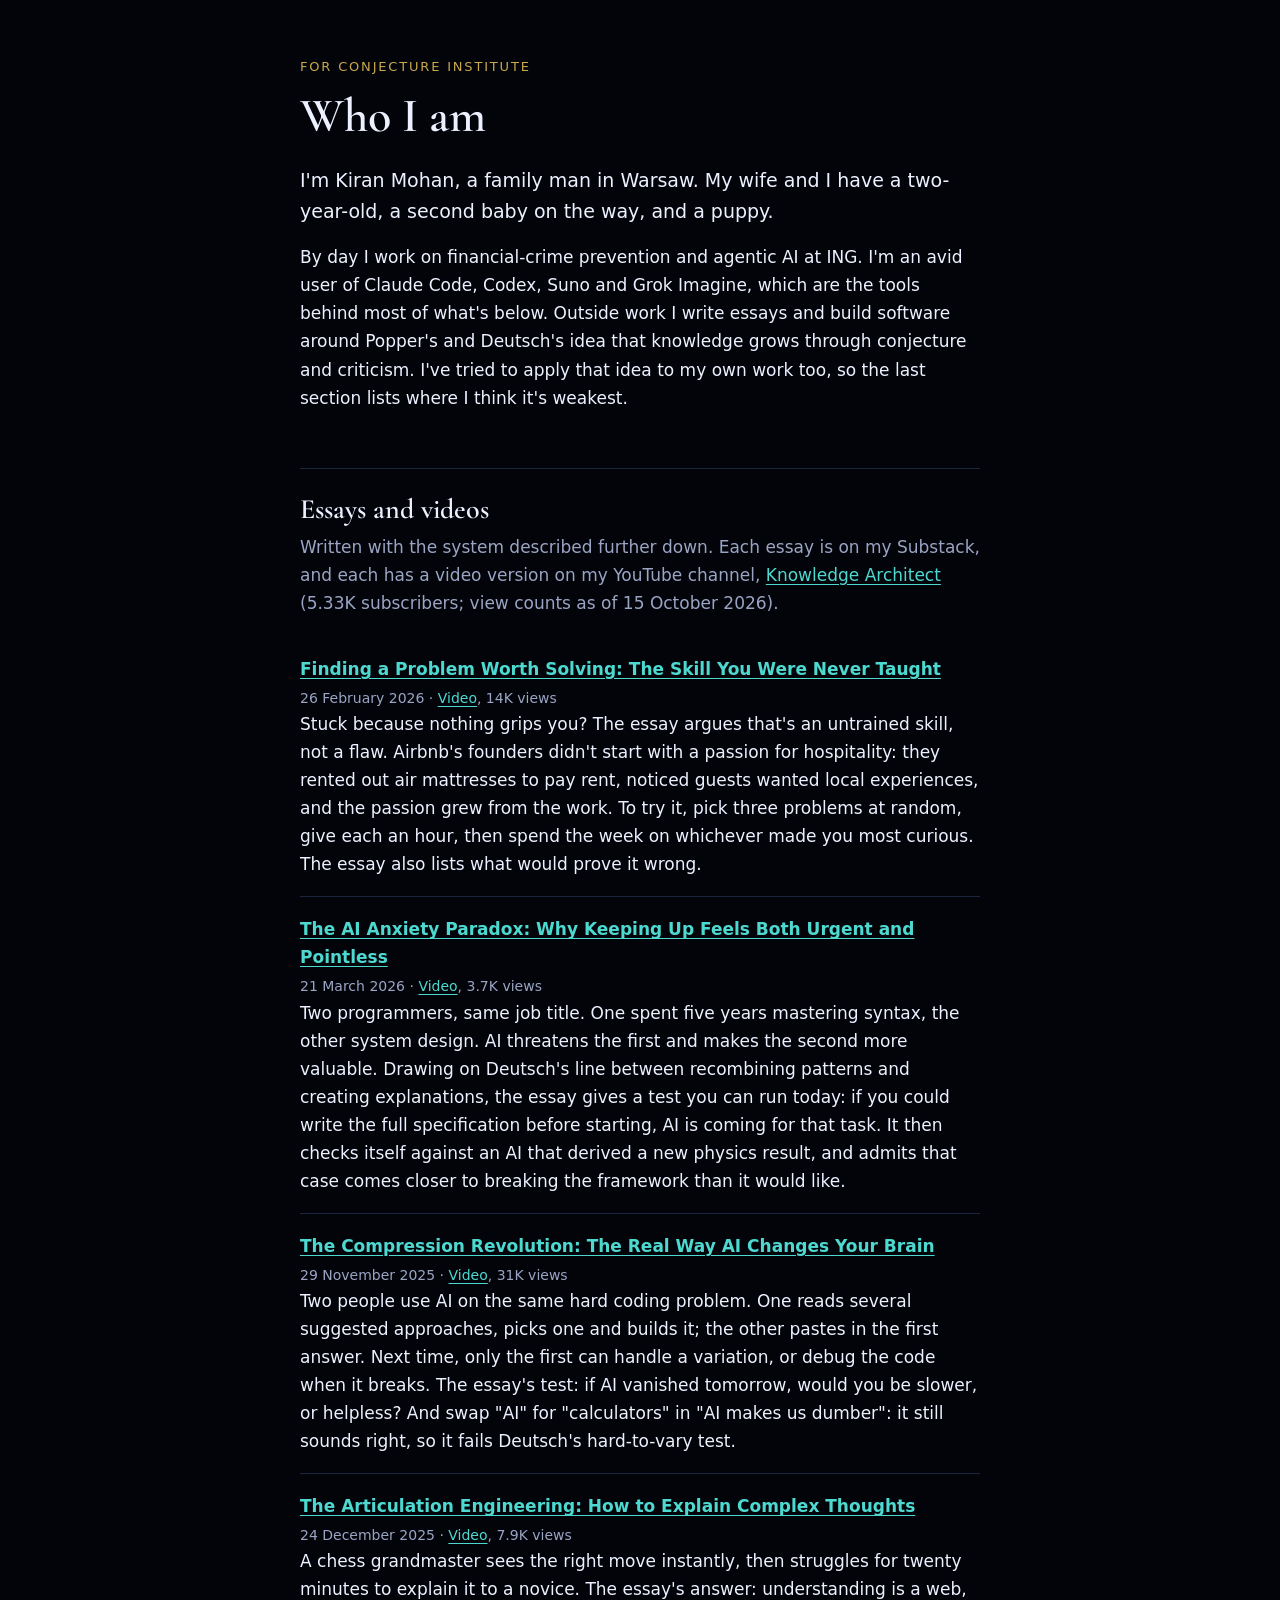
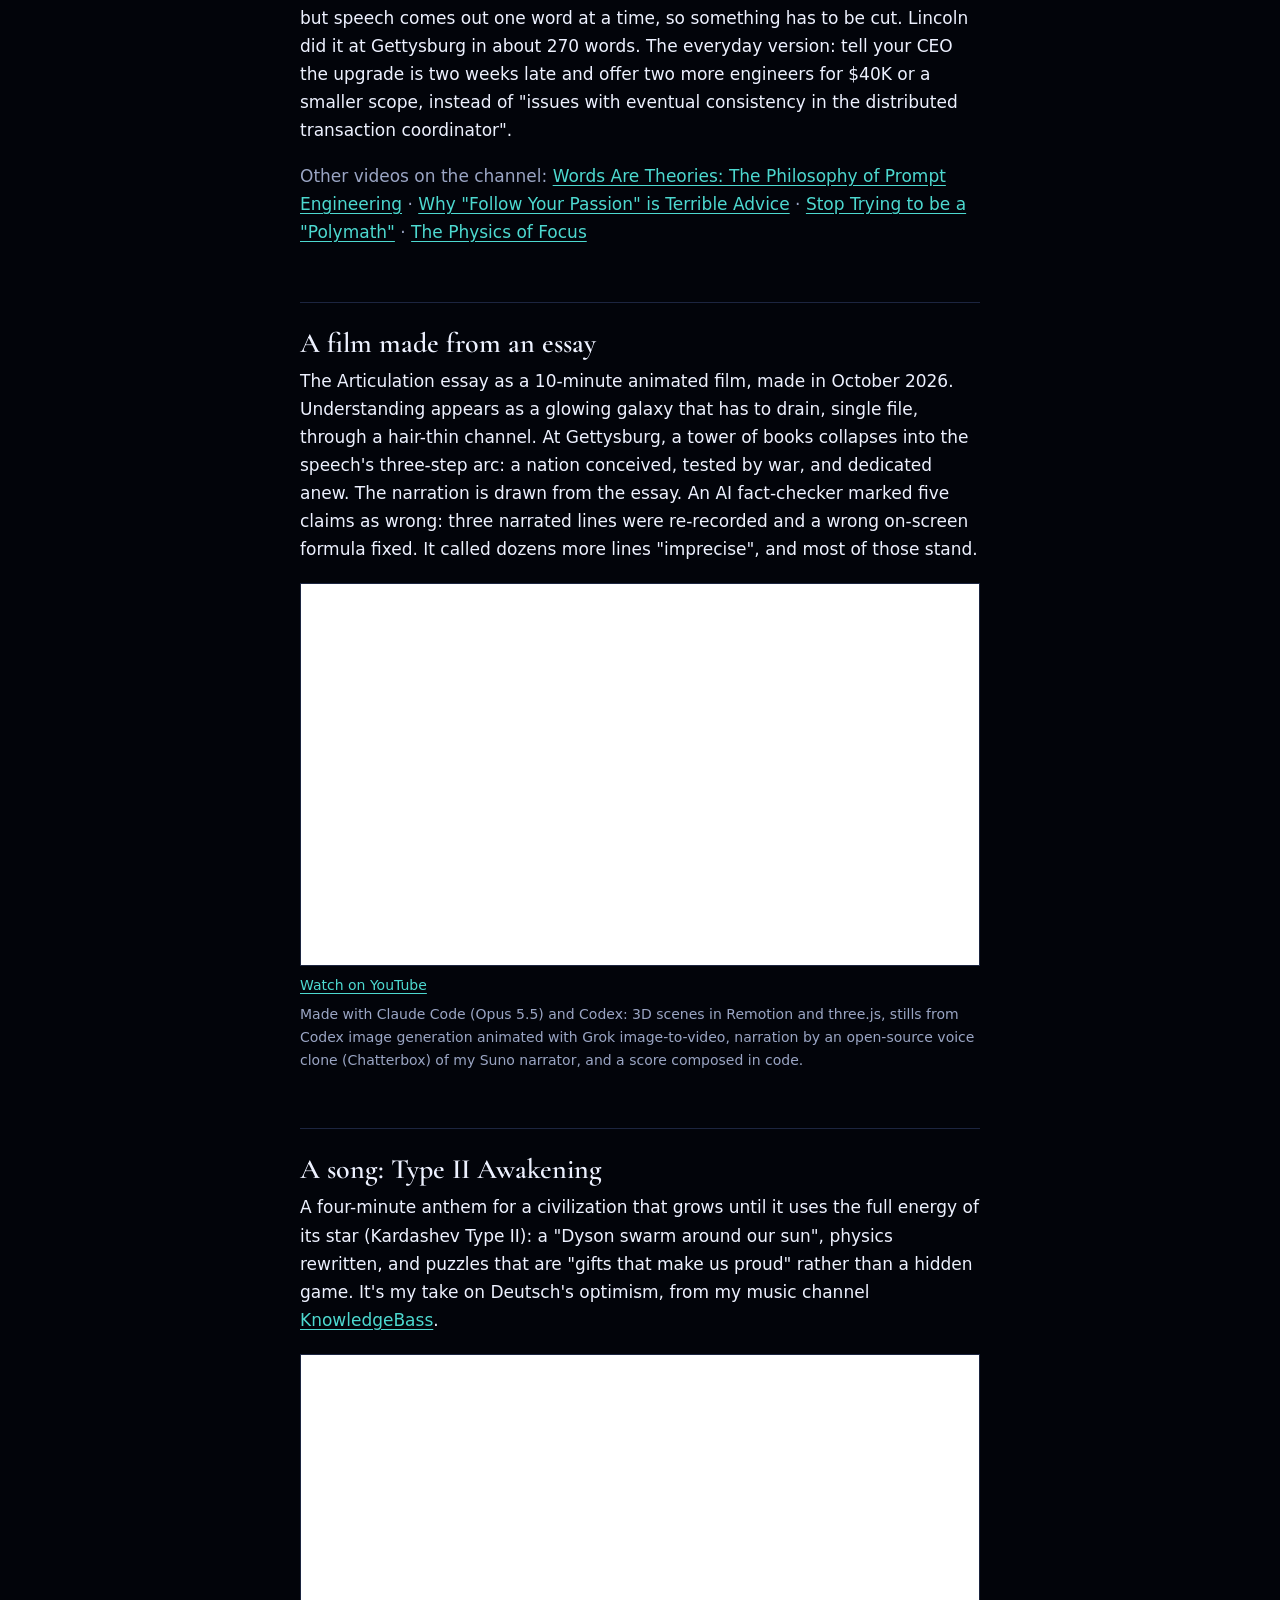
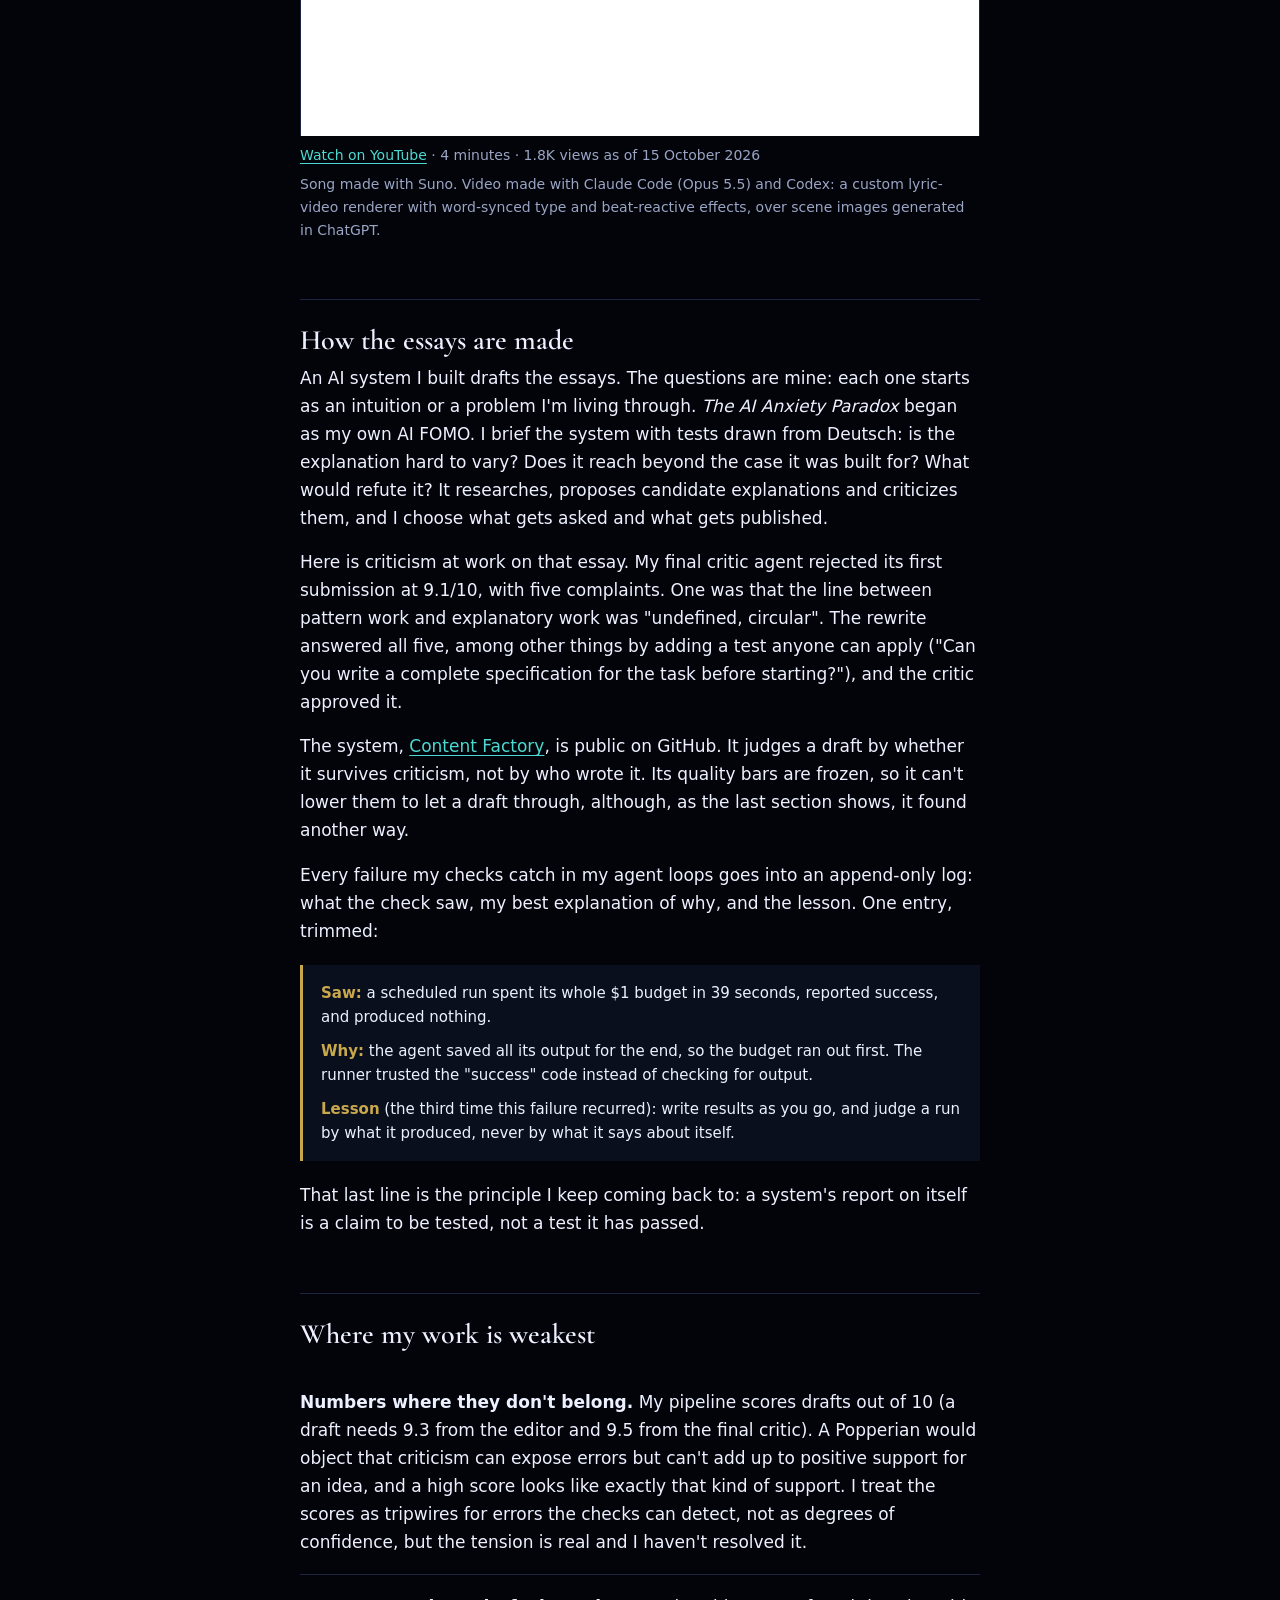
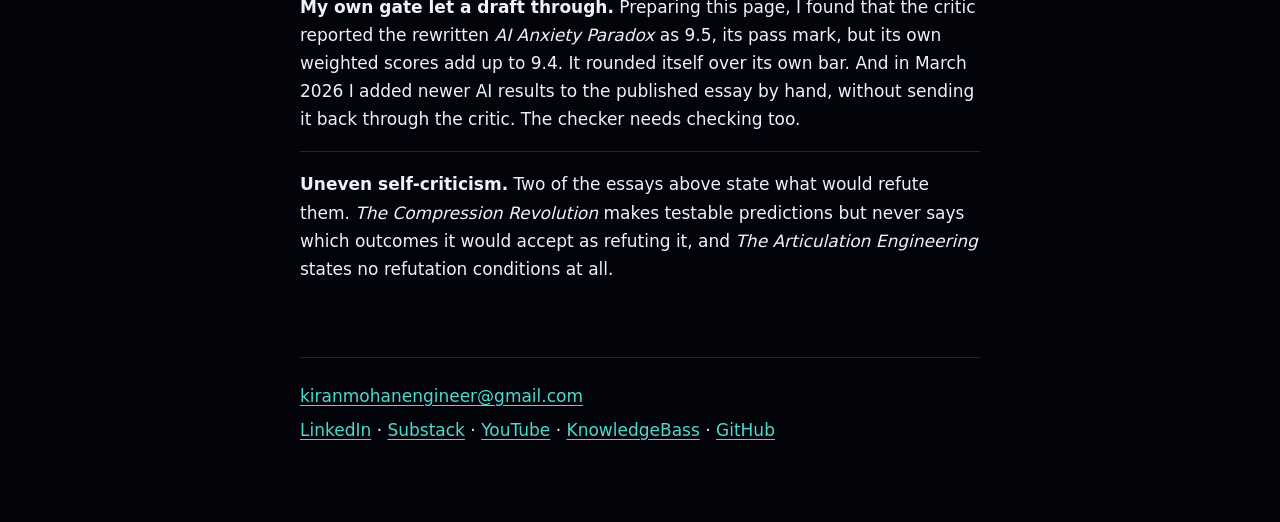
<file: conjecture/index.html>
<!doctype html>
<html lang="en">
<head>
<meta charset="utf-8">
<meta name="viewport" content="width=device-width, initial-scale=1">
<title>Kiran Mohan · Work shared with Conjecture Institute</title>
<meta name="description" content="Essays, videos and an AI writing system built on Popper's and Deutsch's idea that knowledge grows through conjecture and criticism.">
<meta name="robots" content="noindex">
<meta property="og:type" content="website">
<meta property="og:title" content="Kiran Mohan · Work shared with Conjecture Institute">
<meta property="og:description" content="Essays, videos and an AI writing system built on conjecture and criticism.">
<meta property="og:url" content="https://kiranmohan-92.github.io/conjecture/">
<meta name="color-scheme" content="dark">
<link rel="preconnect" href="https://fonts.googleapis.com">
<link rel="preconnect" href="https://fonts.gstatic.com" crossorigin>
<link href="https://fonts.googleapis.com/css2?family=Cormorant+Garamond:wght@600&display=swap" rel="stylesheet">
<style>
  :root {
    --void: #02040a;
    --surface: #0a0f1e;
    --line: #1c2540;
    --text: #EDF1FF;
    --muted: #9aa5c4;
    --gold: #C9A84C;
    --cyan: #4DD9D0;
    --serif: "Cormorant Garamond", Georgia, serif;
    --sans: system-ui, -apple-system, "Segoe UI", Roboto, sans-serif;
  }
  * { box-sizing: border-box; }
  html { -webkit-text-size-adjust: 100%; }
  body {
    margin: 0;
    background: var(--void);
    color: var(--text);
    font: 17px/1.65 var(--sans);
  }
  main { max-width: 720px; margin: 0 auto; padding: 56px 20px 72px; }
  .eyebrow { color: var(--gold); font-size: 13px; letter-spacing: .14em; text-transform: uppercase; margin: 0 0 12px; }
  h1, h2 { font-family: var(--serif); font-weight: 600; line-height: 1.15; }
  h1 { font-size: clamp(34px, 7vw, 48px); margin: 0 0 20px; }
  h2 { font-size: 28px; margin: 56px 0 8px; padding-top: 24px; border-top: 1px solid var(--line); }
  h3 { font-size: 17px; margin: 0 0 4px; }
  p { margin: 0 0 16px; }
  .lede { font-size: 19px; }
  .muted { color: var(--muted); }
  a { color: var(--cyan); text-underline-offset: 3px; }
  a:hover { color: var(--text); }
  ul.items { list-style: none; padding: 0; margin: 20px 0 0; }
  ul.items > li { padding: 18px 0; border-bottom: 1px solid var(--line); }
  ul.items > li:last-child { border-bottom: 0; }
  .meta { color: var(--muted); font-size: 14px; margin: 0 0 6px; }
  ul.items p { margin: 0; }
  ol.steps { padding-left: 22px; margin: 16px 0; }
  ol.steps li { margin: 0 0 8px; }
  blockquote {
    margin: 20px 0;
    padding: 16px 18px;
    background: var(--surface);
    border-left: 3px solid var(--gold);
    font-size: 15px;
    line-height: 1.6;
    overflow-wrap: anywhere;
  }
  blockquote p { margin: 0 0 10px; }
  blockquote p:last-child { margin: 0; }
  blockquote b { color: var(--gold); font-weight: 600; }
  .film { position: relative; aspect-ratio: 16 / 9; margin: 20px 0 8px; background: var(--surface); border: 1px solid var(--line); }
  .film iframe { position: absolute; inset: 0; width: 100%; height: 100%; border: 0; }
  footer { margin-top: 56px; padding-top: 24px; border-top: 1px solid var(--line); }
  footer p { margin: 0 0 6px; }
</style>
</head>
<body>
<main>

<p class="eyebrow">For Conjecture Institute</p>
<h1>Who I am</h1>

<p class="lede">I'm Kiran Mohan, a family man in Warsaw. My wife and I have a two-year-old, a second baby on the way, and a puppy.</p>
<p>By day I work on financial-crime prevention and agentic AI at ING. I'm an avid user of Claude Code, Codex, Suno and Grok Imagine, which are the tools behind most of what's below. Outside work I write essays and build software around Popper's and Deutsch's idea that knowledge grows through conjecture and criticism. I've tried to apply that idea to my own work too, so the last section lists where I think it's weakest.</p>

<h2>Essays and videos</h2>
<p class="muted">Written with the system described further down. Each essay is on my Substack, and each has a video version on my YouTube channel, <a href="https://www.youtube.com/@KnowledgeArchitect-x2p">Knowledge Architect</a> (5.33K subscribers; view counts as of 15 October 2026).</p>
<ul class="items">
  <li>
    <h3><a href="https://kiranrocksbigtime.substack.com/p/finding-a-problem-worth-solving-the">Finding a Problem Worth Solving: The Skill You Were Never Taught</a></h3>
    <p class="meta">26 February 2026 · <a href="https://www.youtube.com/watch?v=pyN8stQW_08" aria-label="Video: Finding a Problem Worth Solving">Video</a>, 14K views</p>
    <p>Stuck because nothing grips you? The essay argues that's an untrained skill, not a flaw. Airbnb's founders didn't start with a passion for hospitality: they rented out air mattresses to pay rent, noticed guests wanted local experiences, and the passion grew from the work. To try it, pick three problems at random, give each an hour, then spend the week on whichever made you most curious. The essay also lists what would prove it wrong.</p>
  </li>
  <li>
    <h3><a href="https://kiranrocksbigtime.substack.com/p/the-ai-anxiety-paradox-why-keeping">The AI Anxiety Paradox: Why Keeping Up Feels Both Urgent and Pointless</a></h3>
    <p class="meta">21 March 2026 · <a href="https://www.youtube.com/watch?v=xp-dSzTch-Q" aria-label="Video: The AI Anxiety Paradox">Video</a>, 3.7K views</p>
    <p>Two programmers, same job title. One spent five years mastering syntax, the other system design. AI threatens the first and makes the second more valuable. Drawing on Deutsch's line between recombining patterns and creating explanations, the essay gives a test you can run today: if you could write the full specification before starting, AI is coming for that task. It then checks itself against an AI that derived a new physics result, and admits that case comes closer to breaking the framework than it would like.</p>
  </li>
  <li>
    <h3><a href="https://kiranrocksbigtime.substack.com/p/the-compression-revolution-the-real">The Compression Revolution: The Real Way AI Changes Your Brain</a></h3>
    <p class="meta">29 November 2025 · <a href="https://www.youtube.com/watch?v=dsbLVs0ZUbw" aria-label="Video: The Compression Revolution">Video</a>, 31K views</p>
    <p>Two people use AI on the same hard coding problem. One reads several suggested approaches, picks one and builds it; the other pastes in the first answer. Next time, only the first can handle a variation, or debug the code when it breaks. The essay's test: if AI vanished tomorrow, would you be slower, or helpless? And swap "AI" for "calculators" in "AI makes us dumber": it still sounds right, so it fails Deutsch's hard-to-vary test.</p>
  </li>
  <li>
    <h3><a href="https://kiranrocksbigtime.substack.com/p/the-articulation-engineering-how">The Articulation Engineering: How to Explain Complex Thoughts</a></h3>
    <p class="meta">24 December 2025 · <a href="https://www.youtube.com/watch?v=wU064vfRQ0s" aria-label="Video: The Articulation Engineering">Video</a>, 7.9K views</p>
    <p>A chess grandmaster sees the right move instantly, then struggles for twenty minutes to explain it to a novice. The essay's answer: understanding is a web, but speech comes out one word at a time, so something has to be cut. Lincoln did it at Gettysburg in about 270 words. The everyday version: tell your CEO the upgrade is two weeks late and offer two more engineers for $40K or a smaller scope, instead of "issues with eventual consistency in the distributed transaction coordinator".</p>
  </li>
</ul>
<p class="muted">Other videos on the channel: <a href="https://www.youtube.com/watch?v=3VsTlJLqpuA">Words Are Theories: The Philosophy of Prompt Engineering</a> · <a href="https://www.youtube.com/watch?v=mgFUYtYizIY">Why "Follow Your Passion" is Terrible Advice</a> · <a href="https://www.youtube.com/watch?v=sUi9b-EjSnc">Stop Trying to be a "Polymath"</a> · <a href="https://www.youtube.com/watch?v=bQ8XXq2fU_M">The Physics of Focus</a></p>

<h2>A film made from an essay</h2>
<p>The Articulation essay as a 10-minute animated film, made in October 2026. Understanding appears as a glowing galaxy that has to drain, single file, through a hair-thin channel. At Gettysburg, a tower of books collapses into the speech's three-step arc: a nation conceived, tested by war, and dedicated anew. The narration is drawn from the essay. An AI fact-checker marked five claims as wrong: three narrated lines were re-recorded and a wrong on-screen formula fixed. It called dozens more lines "imprecise", and most of those stand.</p>
<div class="film">
  <iframe src="https://www.youtube-nocookie.com/embed/TAlUj9ZEFxg" title="How to Explain Complex Ideas to People and AI | Articulation Engineering - Remastered" loading="lazy" allow="encrypted-media; picture-in-picture; fullscreen" referrerpolicy="strict-origin-when-cross-origin" allowfullscreen></iframe>
</div>
<p class="meta"><a href="https://www.youtube.com/watch?v=TAlUj9ZEFxg" aria-label="Watch Articulation Engineering film on YouTube">Watch on YouTube</a></p>
<p class="meta">Made with Claude Code (Opus 5.5) and Codex: 3D scenes in Remotion and three.js, stills from Codex image generation animated with Grok image-to-video, narration by an open-source voice clone (Chatterbox) of my Suno narrator, and a score composed in code.</p>

<h2>A song: Type II Awakening</h2>
<p>A four-minute anthem for a civilization that grows until it uses the full energy of its star (Kardashev Type II): a "Dyson swarm around our sun", physics rewritten, and puzzles that are "gifts that make us proud" rather than a hidden game. It's my take on Deutsch's optimism, from my music channel <a href="https://www.youtube.com/@KnowledgeBass-z1v">KnowledgeBass</a>.</p>
<div class="film">
  <iframe src="https://www.youtube-nocookie.com/embed/_-xqMZzdE9w" title="Type II Awakening | Lyrical Music Video" loading="lazy" allow="encrypted-media; picture-in-picture; fullscreen" referrerpolicy="strict-origin-when-cross-origin" allowfullscreen></iframe>
</div>
<p class="meta"><a href="https://www.youtube.com/watch?v=_-xqMZzdE9w" aria-label="Watch Type II Awakening on YouTube">Watch on YouTube</a> · 4 minutes · 1.8K views as of 15 October 2026</p>
<p class="meta">Song made with Suno. Video made with Claude Code (Opus 5.5) and Codex: a custom lyric-video renderer with word-synced type and beat-reactive effects, over scene images generated in ChatGPT.</p>

<h2>How the essays are made</h2>
<p>An AI system I built drafts the essays. The questions are mine: each one starts as an intuition or a problem I'm living through. <em>The AI Anxiety Paradox</em> began as my own AI FOMO. I brief the system with tests drawn from Deutsch: is the explanation hard to vary? Does it reach beyond the case it was built for? What would refute it? It researches, proposes candidate explanations and criticizes them, and I choose what gets asked and what gets published.</p>
<p>Here is criticism at work on that essay. My final critic agent rejected its first submission at 9.1/10, with five complaints. One was that the line between pattern work and explanatory work was "undefined, circular". The rewrite answered all five, among other things by adding a test anyone can apply ("Can you write a complete specification for the task before starting?"), and the critic approved it.</p>
<p>The system, <a href="https://github.com/KiranMohan-92/content-factory">Content Factory</a>, is public on GitHub. It judges a draft by whether it survives criticism, not by who wrote it. Its quality bars are frozen, so it can't lower them to let a draft through, although, as the last section shows, it found another way.</p>
<p>Every failure my checks catch in my agent loops goes into an append-only log: what the check saw, my best explanation of why, and the lesson. One entry, trimmed:</p>
<blockquote>
  <p><b>Saw:</b> a scheduled run spent its whole $1 budget in 39 seconds, reported success, and produced nothing.</p>
  <p><b>Why:</b> the agent saved all its output for the end, so the budget ran out first. The runner trusted the "success" code instead of checking for output.</p>
  <p><b>Lesson</b> (the third time this failure recurred): write results as you go, and judge a run by what it produced, never by what it says about itself.</p>
</blockquote>
<p>That last line is the principle I keep coming back to: a system's report on itself is a claim to be tested, not a test it has passed.</p>

<h2>Where my work is weakest</h2>
<ul class="items">
  <li><p><strong>Numbers where they don't belong.</strong> My pipeline scores drafts out of 10 (a draft needs 9.3 from the editor and 9.5 from the final critic). A Popperian would object that criticism can expose errors but can't add up to positive support for an idea, and a high score looks like exactly that kind of support. I treat the scores as tripwires for errors the checks can detect, not as degrees of confidence, but the tension is real and I haven't resolved it.</p></li>
  <li><p><strong>My own gate let a draft through.</strong> Preparing this page, I found that the critic reported the rewritten <em>AI Anxiety Paradox</em> as 9.5, its pass mark, but its own weighted scores add up to 9.4. It rounded itself over its own bar. And in March 2026 I added newer AI results to the published essay by hand, without sending it back through the critic. The checker needs checking too.</p></li>
  <li><p><strong>Uneven self-criticism.</strong> Two of the essays above state what would refute them. <em>The Compression Revolution</em> makes testable predictions but never says which outcomes it would accept as refuting it, and <em>The Articulation Engineering</em> states no refutation conditions at all.</p></li>
</ul>

<footer>
  <p><a href="mailto:kiranmohanengineer@gmail.com">kiranmohanengineer@gmail.com</a></p>
  <p><a href="https://www.linkedin.com/in/kiran-mohan-38238a164/">LinkedIn</a> · <a href="https://kiranrocksbigtime.substack.com/">Substack</a> · <a href="https://www.youtube.com/@KnowledgeArchitect-x2p">YouTube</a> · <a href="https://www.youtube.com/@KnowledgeBass-z1v">KnowledgeBass</a> · <a href="https://github.com/KiranMohan-92">GitHub</a></p>
</footer>

</main>
</body>
</html>
</file>
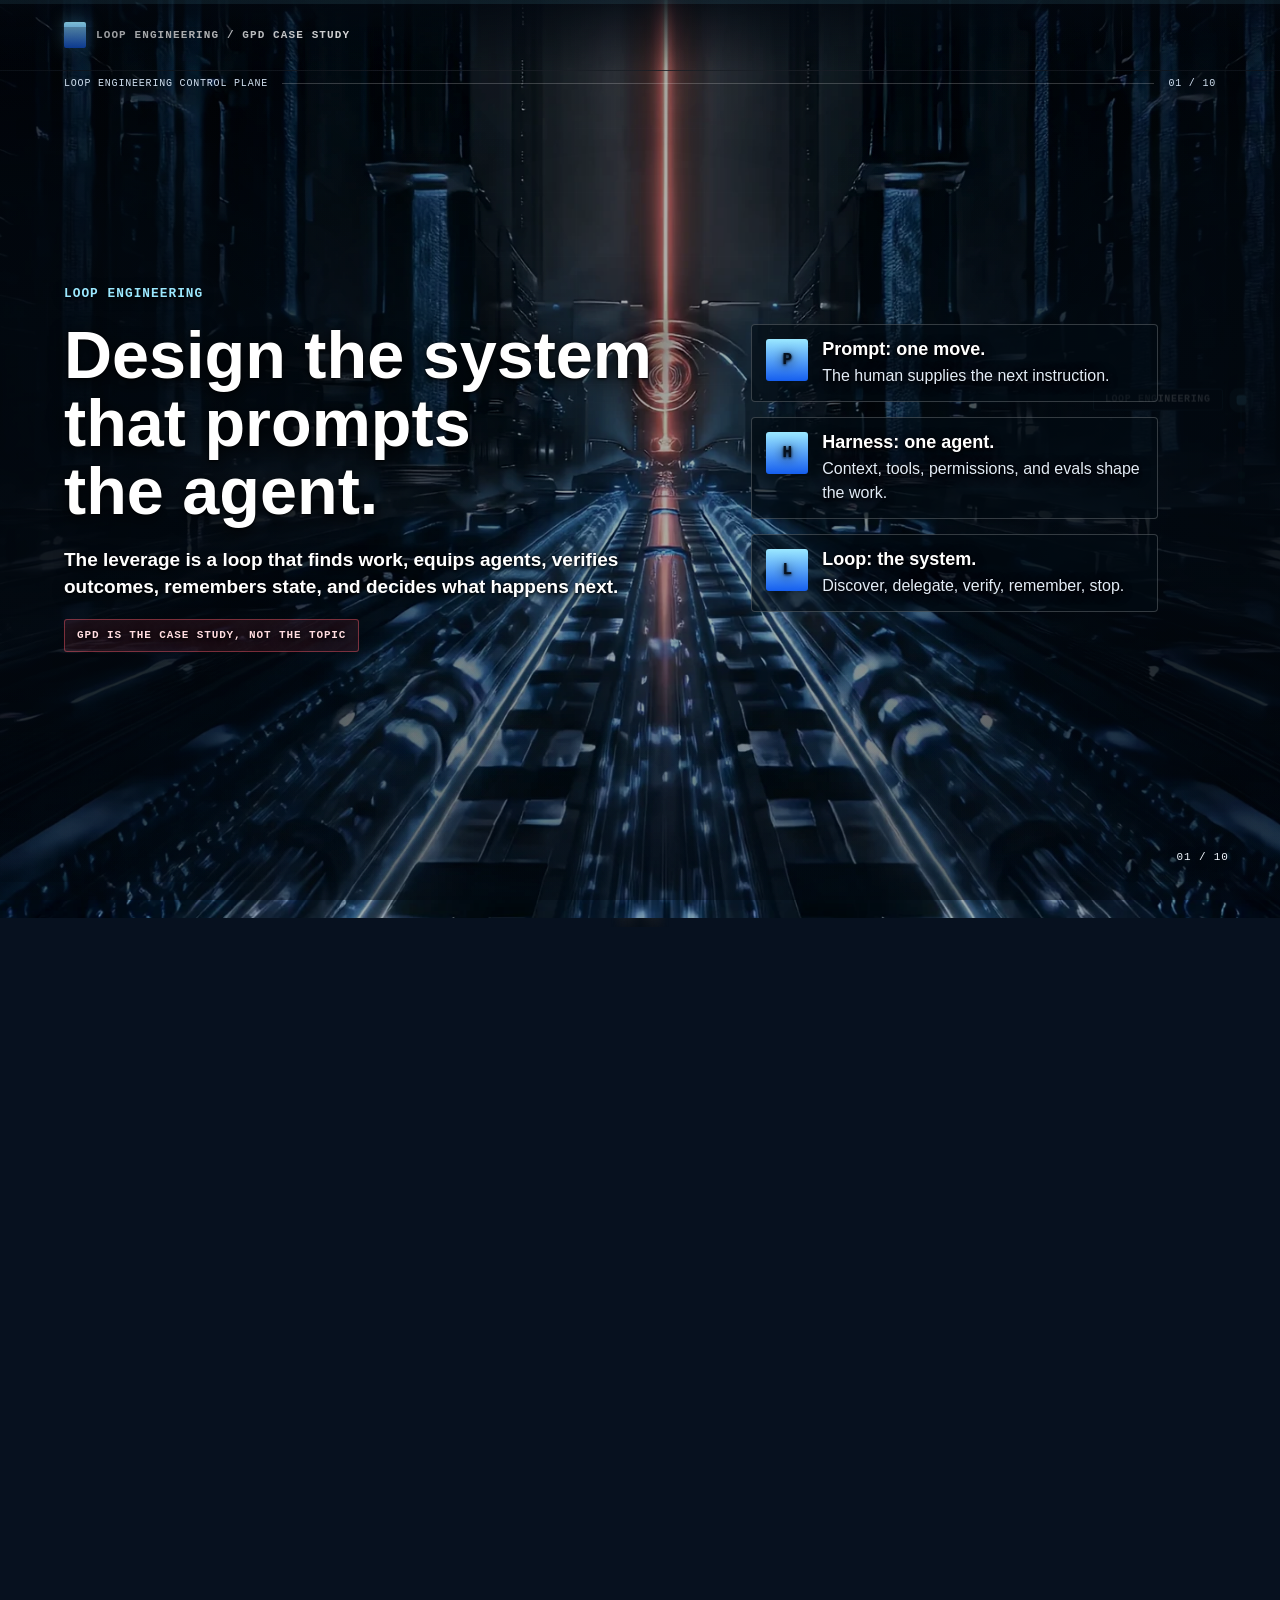
<file: gpd-loop-engineering/index.html>
<!DOCTYPE html>
<html lang="en">
<head>
  <meta charset="utf-8">
  <meta name="viewport" content="width=device-width, initial-scale=1, viewport-fit=cover">
  <title>Loop Engineering: GPD as a Research Case Study</title>
  <style>
    :root {
      --bg: #07111f;
      --ink: #ffffff;
      --muted: #e2ecf7;
      --faint: rgba(247, 250, 255, .12);
      --panel: transparent;
      --panel-2: rgba(9, 24, 43, .72);
      --cobalt: #155eef;
      --cyan: #9be8ff;
      --coral: #ff7b88;
      --green: #45d29a;
      --graphite: #101828;
      --display: "Arial Black", "Segoe UI", sans-serif;
      --body: "Segoe UI", Arial, sans-serif;
      --mono: "Cascadia Mono", Consolas, monospace;
    }

    * { box-sizing: border-box; }

    html, body {
      margin: 0;
      width: 100%;
      min-height: 100%;
      overflow-x: hidden;
      background: var(--bg);
      color: var(--ink);
      font-family: var(--body);
    }

    html { scroll-behavior: auto; }

    body::before {
      content: "";
      position: fixed;
      inset: 0;
      z-index: 14;
      pointer-events: none;
      background:
        radial-gradient(ellipse at 50% 48%, transparent 42%, rgba(3, 9, 17, .24) 100%),
        linear-gradient(0deg, rgba(3, 9, 17, .34), transparent 30%);
    }

    body::after {
      content: "";
      position: fixed;
      inset: 0;
      z-index: 15;
      pointer-events: none;
      opacity: .22;
      background-image:
        linear-gradient(rgba(255,255,255,.06) 1px, transparent 1px),
        linear-gradient(90deg, rgba(255,255,255,.05) 1px, transparent 1px);
      background-size: 64px 64px;
      mask-image: radial-gradient(circle at 50% 42%, #000 0, transparent 72%);
    }

    #world {
      position: relative;
      z-index: 1;
    }

    .deck {
      position: fixed;
      inset: 0;
      z-index: 20;
      overflow: hidden;
      pointer-events: none;
    }

    .slide {
      position: absolute;
      inset: 0;
      isolation: isolate;
      display: grid;
      grid-template-columns: minmax(0, 1fr) minmax(360px, .78fr);
      gap: clamp(28px, 4vw, 72px);
      align-items: center;
      padding: clamp(108px, 12vh, 132px) clamp(58px, 7vw, 126px) clamp(72px, 8vh, 92px) clamp(28px, 5vw, 82px);
      opacity: 0;
      visibility: hidden;
      transform: translateX(44px);
      transition: opacity .42s ease, transform .42s ease, visibility .42s;
      overflow: hidden;
    }

    .slide::before,
    .slide::after {
      content: "";
      position: absolute;
      z-index: 1;
      pointer-events: none;
      opacity: 0;
      transition: opacity .45s ease;
    }

    .slide.active::before,
    .slide.active::after {
      opacity: 1;
    }

    /* Directional scrims follow the reading regions instead of dimming the world.
       Every edge feathers to transparent, so the treatment never forms a panel. */
    .scrim-left::before {
      inset: 3% auto 2% -10%;
      width: 78%;
      background: radial-gradient(
        ellipse 88% 78% at 18% 50%,
        rgba(2, 8, 15, .95) 0%,
        rgba(2, 8, 15, .82) 32%,
        rgba(2, 8, 15, .4) 55%,
        transparent 78%
      );
    }

    .scrim-split::before {
      inset: 3% auto 2% -9%;
      width: 65%;
      background: radial-gradient(
        ellipse 90% 80% at 17% 50%,
        rgba(2, 8, 15, .95) 0%,
        rgba(2, 8, 15, .8) 34%,
        rgba(2, 8, 15, .34) 57%,
        transparent 79%
      );
    }

    .scrim-split::after {
      inset: 3% -9% 2% auto;
      width: 57%;
      background: radial-gradient(
        ellipse 90% 80% at 83% 50%,
        rgba(2, 8, 15, .94) 0%,
        rgba(2, 8, 15, .78) 34%,
        rgba(2, 8, 15, .32) 57%,
        transparent 79%
      );
    }

    .scrim-wide::before {
      inset: -4% -7%;
      background: radial-gradient(
        ellipse 82% 78% at 50% 50%,
        rgba(2, 8, 15, .9) 0%,
        rgba(2, 8, 15, .76) 48%,
        rgba(2, 8, 15, .3) 70%,
        transparent 90%
      );
    }

    .slide.active {
      opacity: 1;
      visibility: visible;
      transform: translateX(0);
      z-index: 2;
    }

    .slide.active .content,
    .slide.active .panel,
    .slide.active .wide-panel {
      animation: world-enter .58s cubic-bezier(.2, .75, .2, 1) both;
    }

    .slide.active .panel { animation-delay: .07s; }

    @keyframes world-enter {
      from { opacity: 0; transform: translateY(18px); }
      to { opacity: 1; transform: translateY(0); }
    }

    .slide.full {
      grid-template-columns: 1fr;
      align-items: stretch;
    }

    .bg { display: none; }

    .content, .panel, .wide-panel {
      position: relative;
      z-index: 5;
      text-shadow: 0 2px 12px rgba(0, 0, 0, .96), 0 1px 3px rgba(0, 0, 0, 1);
    }

    .panel a, .wide-panel a { pointer-events: auto; }

    .content {
      max-width: 860px;
    }

    .kicker, .utility, .chip, .slide-count, .rail, .note, .source {
      font-family: var(--mono);
      letter-spacing: .08em;
      text-transform: uppercase;
    }

    .kicker {
      margin: 0 0 18px;
      color: var(--cyan);
      font-size: clamp(11px, 1vw, 13px);
      font-weight: 700;
    }

    h1, h2 {
      margin: 0;
      font-family: var(--display);
      letter-spacing: 0;
      line-height: 1.02;
      text-wrap: balance;
      color: #fff;
      text-shadow: 0 4px 18px rgba(0, 0, 0, .96), 0 1px 3px rgba(0, 0, 0, 1);
    }

    h1 {
      max-width: 880px;
      font-size: clamp(42px, 5.2vw, 76px);
    }

    h2 {
      max-width: 900px;
      font-size: clamp(32px, 4vw, 58px);
    }

    h3 {
      margin: 0 0 10px;
      font-size: clamp(18px, 1.5vw, 24px);
      line-height: 1.2;
    }

    p {
      margin: 0;
      color: #f4f8ff;
      font-size: clamp(17px, 1.15vw, 20px);
      font-weight: 500;
      line-height: 1.55;
      text-wrap: pretty;
    }

    .lede {
      margin-top: 20px;
      max-width: 740px;
      color: #ffffff;
      font-size: clamp(19px, 1.45vw, 24px);
      font-weight: 600;
      line-height: 1.45;
    }

    .fine {
      color: #e2ebf5;
      font-size: 15px;
      line-height: 1.55;
    }

    .panel, .wide-panel {
      background: transparent;
      border: 0;
      border-radius: 0;
      box-shadow: none;
      backdrop-filter: none;
    }

    .panel {
      padding: clamp(22px, 2.5vw, 32px);
    }

    .wide-panel {
      padding: clamp(24px, 4vw, 44px);
    }

    .signal {
      display: grid;
      gap: 15px;
    }

    .signal-row {
      display: grid;
      grid-template-columns: 42px 1fr;
      gap: 14px;
      align-items: start;
      padding: 14px;
      border: 1px solid rgba(255,255,255,.2);
      border-radius: 4px;
      background: rgba(3, 11, 20, .64);
    }

    .signal-dot {
      width: 42px;
      height: 42px;
      display: grid;
      place-items: center;
      border-radius: 3px;
      background: linear-gradient(180deg, var(--cyan), var(--cobalt));
      color: #06111f;
      font: 900 16px/1 var(--mono);
    }

    .signal-row strong {
      display: block;
      margin-bottom: 4px;
      color: #fff;
      font-size: 18px;
    }

    .signal-row span {
      color: var(--muted);
      font-size: 16px;
      line-height: 1.44;
    }

    .chips {
      display: flex;
      flex-wrap: wrap;
      gap: 8px;
      margin-top: 24px;
    }

    .chip {
      display: inline-flex;
      align-items: center;
      min-height: 28px;
      padding: 7px 10px;
      border: 1px solid rgba(114, 221, 255, .28);
      border-radius: 3px;
      color: #f0f6fd;
      background: rgba(9, 24, 43, .78);
      font-size: 10px;
      letter-spacing: .06em;
    }

    .chip.coral {
      border-color: rgba(255, 92, 108, .45);
      color: #ffdce0;
    }

    /* Scroll World engine overrides: the engine owns the moving environment;
       the presentation deck remains the readable foreground instrument layer. */
    .sw-copylayer { display: none; }
    .sw-particles, .sw-sky__glow { display: none; }
    .sw-scrollbar { height: 4px; background: rgba(114, 221, 255, .1); }
    .sw-scrollbar span { background: linear-gradient(90deg, var(--cyan), var(--cobalt)); }
    .sw-topbar {
      z-index: 50;
      padding: 22px clamp(22px, 5vw, 76px);
      border-bottom: 1px solid rgba(255, 255, 255, .08);
      background: linear-gradient(180deg, rgba(3, 9, 17, .82), rgba(3, 9, 17, 0));
    }
    .sw-brand__mark {
      width: 22px;
      height: 26px;
      border-radius: 2px;
      background: linear-gradient(180deg, var(--cyan), var(--cobalt));
      box-shadow: 0 0 18px rgba(114, 221, 255, .34);
    }
    .sw-brand__name {
      color: #fff;
      font: 800 11px/1 var(--mono);
      letter-spacing: .1em;
      text-transform: uppercase;
    }
    .sw-route {
      right: clamp(10px, 1.6vw, 24px);
      gap: clamp(5px, .8vh, 10px);
      z-index: 48;
    }
    .sw-route::before { background: rgba(114, 221, 255, .34); }
    .sw-route__dot { width: 18px; height: 18px; }
    .sw-route__dot i { width: 7px; height: 7px; border-radius: 2px; }
    .sw-route__label {
      right: 27px;
      border-radius: 3px;
      color: #fff;
      background: rgba(4, 12, 23, .92);
      border-color: rgba(114, 221, 255, .22);
      font: 700 10px/1 var(--mono);
      letter-spacing: .06em;
      text-transform: uppercase;
    }
    .sw-scene__video, .sw-scene__still {
      filter: saturate(.86) contrast(1.04) brightness(.68);
    }
    body .sw-scene {
      transform: translate3d(var(--scene-shift-x, 0), var(--scene-shift-y, 0), 0) scale(var(--scene-zoom, 1.04));
      transform-origin: center;
      transition: transform .8s cubic-bezier(.2, .75, .2, 1);
      will-change: opacity, transform;
    }
    body .sw-scene__video, body .sw-scene__still {
      object-position: var(--scene-position-x, 50%) var(--scene-position-y, 42%);
      transition: object-position .8s cubic-bezier(.2, .75, .2, 1);
    }
    body .sw-stage::after {
      content: "";
      position: absolute;
      top: -3vh;
      bottom: -3vh;
      left: var(--scene-seam-x, 50%);
      z-index: 5;
      width: clamp(48px, 4.5vw, 82px);
      transform: translateX(-50%);
      opacity: var(--scene-seam-opacity, 0);
      pointer-events: none;
      background: linear-gradient(
        90deg,
        transparent 0%,
        rgba(3, 12, 22, .18) 20%,
        rgba(3, 12, 22, .64) 42%,
        rgba(3, 12, 22, .78) 50%,
        rgba(3, 12, 22, .64) 58%,
        rgba(3, 12, 22, .18) 80%,
        transparent 100%
      );
      -webkit-backdrop-filter: blur(20px) saturate(.08) brightness(.62);
      backdrop-filter: blur(20px) saturate(.08) brightness(.62);
      -webkit-mask-image: linear-gradient(90deg, transparent, #000 28%, #000 72%, transparent);
      mask-image: linear-gradient(90deg, transparent, #000 28%, #000 72%, transparent);
      transition: left .8s cubic-bezier(.2, .75, .2, 1), opacity .45s ease;
    }
    .sw-hint {
      display: none !important;
    }

    .rail {
      position: fixed;
      z-index: 40;
      top: 78px;
      left: clamp(22px, 5vw, 76px);
      right: clamp(22px, 5vw, 76px);
      display: flex;
      align-items: center;
      gap: 14px;
      color: #d0dfef;
      font-size: 10px;
      pointer-events: none;
    }

    .rail-line {
      position: relative;
      flex: 1;
      height: 1px;
      background: rgba(255,255,255,.2);
    }

    .rail-fill {
      display: block;
      width: 0;
      height: 100%;
      background: linear-gradient(90deg, var(--cyan), var(--cobalt));
      box-shadow: 0 0 14px rgba(114,221,255,.5);
      transition: width .3s ease;
    }

    .nav {
      position: fixed;
      z-index: 65;
      right: clamp(20px, 4vw, 56px);
      bottom: clamp(18px, 4vh, 42px);
      pointer-events: none;
    }

    .slide-count {
      min-width: 68px;
      color: #f0f6fd;
      font-size: 11px;
      text-align: center;
      text-shadow: 0 2px 8px rgba(0, 0, 0, .95);
    }

    .list {
      display: grid;
      gap: 12px;
      margin-top: 24px;
    }

    .list-item {
      display: grid;
      grid-template-columns: 86px 1fr;
      gap: 16px;
      align-items: start;
      padding: 16px 18px;
      border: 1px solid rgba(255,255,255,.13);
      border-radius: 4px;
      background: rgba(255,255,255,.035);
    }

    .list-item .code {
      color: var(--cyan);
      font: 800 12px/1.2 var(--mono);
      text-transform: uppercase;
    }

    .list-item strong {
      display: block;
      margin-bottom: 4px;
      font-size: 18px;
    }

    .list-item span {
      color: var(--muted);
      font-size: 15px;
      line-height: 1.38;
    }

    .matrix {
      display: grid;
      grid-template-columns: repeat(2, minmax(0, 1fr));
      border: 1px solid rgba(255,255,255,.22);
      background: rgba(5,14,27,.38);
    }

    .cell {
      min-height: 160px;
      padding: 20px;
      border: 1px solid rgba(255,255,255,.12);
      display: flex;
      flex-direction: column;
      justify-content: flex-end;
    }

    .cell strong {
      font: 900 18px/1 var(--mono);
      color: #fff;
    }

    .cell span {
      margin-top: 10px;
      color: var(--muted);
      font-size: 15px;
      line-height: 1.36;
    }

    .cell.green { background: rgba(24, 166, 106, .12); }
    .cell.coral { background: rgba(255, 92, 108, .13); }
    .cell.blue { background: rgba(21, 94, 239, .14); }

    .diagram {
      display: grid;
      gap: 12px;
      margin-top: 24px;
    }

    .stage {
      position: relative;
      display: grid;
      grid-template-columns: 132px 1fr 108px;
      gap: 16px;
      align-items: center;
      padding: 14px 16px;
      border: 1px solid rgba(114, 221, 255, .19);
      border-left: 4px solid var(--cyan);
      border-radius: 4px;
      background: rgba(7, 17, 31, .74);
    }

    .stage:nth-child(3), .stage:nth-child(6) {
      border-left-color: var(--coral);
    }

    .stage .name {
      color: #fff;
      font: 900 13px/1.2 var(--mono);
      text-transform: uppercase;
    }

    .stage .desc {
      color: #e4edf7;
      font-size: 16px;
      line-height: 1.42;
    }

    .stage .gate {
      justify-self: end;
      color: #06111f;
      background: var(--cyan);
      border-radius: 3px;
      padding: 8px 9px;
      font: 900 10px/1 var(--mono);
      text-transform: uppercase;
    }

    .stage:nth-child(3) .gate, .stage:nth-child(6) .gate {
      background: var(--coral);
      color: #fff;
    }

    .quote {
      position: relative;
      padding: 26px;
      border-left: 4px solid var(--cyan);
      background: rgba(114, 221, 255, .08);
      border-radius: 4px;
    }

    .quote p {
      font-size: clamp(20px, 1.55vw, 25px);
      color: #fff;
      line-height: 1.4;
    }

    .source {
      display: block;
      margin-top: 14px;
      color: var(--muted);
      font-size: 10px;
      line-height: 1.4;
    }

    a { color: var(--cyan); }

    .loop-equation {
      margin-top: 24px;
      padding: 14px 0;
      border-top: 1px solid rgba(114, 221, 255, .3);
      border-bottom: 1px solid rgba(114, 221, 255, .3);
      color: #fff;
      font: 800 clamp(12px, 1vw, 15px)/1.5 var(--mono);
      text-transform: uppercase;
    }

    .ladder-shell {
      display: grid;
      grid-template-columns: minmax(300px, .9fr) minmax(420px, 1.1fr);
      gap: clamp(28px, 4vw, 58px);
      align-items: center;
      margin-top: 18px;
    }

    .ladder-stage {
      position: relative;
      width: min(100%, 54vh, 470px);
      aspect-ratio: 1;
      margin: 0 auto;
      overflow: hidden;
      cursor: pointer;
      pointer-events: auto;
      background: radial-gradient(circle at center, rgba(114, 221, 255, .08), transparent 58%);
    }

    .ladder-stage:focus-visible {
      outline: 2px solid var(--cyan);
      outline-offset: 4px;
    }

    #ladderRings {
      position: absolute;
      inset: 0;
      transition: transform 1s cubic-bezier(.2, .75, .2, 1);
    }

    .ladder-ring {
      position: absolute;
      top: 50%;
      left: 50%;
      transform: translate(-50%, -50%);
      border: 1px solid rgba(114, 221, 255, .2);
      border-radius: 8px;
      transition: border-color .55s, box-shadow .55s, opacity .55s, background .55s;
    }

    .ladder-ring.lit {
      border-color: rgba(114, 221, 255, .9);
      background: rgba(114, 221, 255, .025);
      box-shadow: 0 0 54px rgba(114, 221, 255, .16), inset 0 0 40px rgba(114, 221, 255, .05);
    }

    .ladder-ring.lit.top {
      border-color: rgba(255, 92, 108, .94);
      box-shadow: 0 0 58px rgba(255, 92, 108, .18), inset 0 0 42px rgba(255, 92, 108, .05);
    }

    .ladder-ring.past { opacity: .64; }

    .ladder-ring .ladder-label {
      position: absolute;
      top: 4%;
      left: 50%;
      transform: translateX(-50%);
      color: #fff;
      font-family: var(--display);
      line-height: 1;
      white-space: nowrap;
      opacity: 0;
      transition: opacity .5s;
    }

    .ladder-ring.revealed .ladder-label { opacity: .82; }
    .ladder-ring.lit .ladder-label { opacity: 1; }

    .ladder-core {
      position: absolute;
      top: 50%;
      left: 50%;
      z-index: 12;
      width: 8px;
      height: 8px;
      transform: translate(-50%, -50%);
      border-radius: 2px;
      background: #fff;
      pointer-events: none;
      animation: ladder-pulse 3s ease-in-out infinite;
    }

    @keyframes ladder-pulse {
      0%, 100% { opacity: .58; box-shadow: 0 0 8px rgba(114, 221, 255, .45); }
      50% { opacity: 1; box-shadow: 0 0 22px rgba(114, 221, 255, .95); }
    }

    .ladder-hint {
      position: absolute;
      bottom: 12px;
      left: 50%;
      z-index: 14;
      transform: translateX(-50%);
      padding: 7px 10px;
      border: 1px solid rgba(114, 221, 255, .26);
      border-radius: 3px;
      color: #f0f6fd;
      background: rgba(3, 9, 17, .5);
      font: 750 9px/1 var(--mono);
      text-transform: uppercase;
      white-space: nowrap;
      pointer-events: none;
    }

    .ladder-side {
      min-width: 0;
      width: min(100%, 640px);
      justify-self: end;
      transform: translateX(clamp(18px, 2.4vw, 42px));
      padding: 18px 20px;
      border: 1px solid rgba(155, 232, 255, .18);
      border-radius: 4px;
      background: rgba(3, 11, 20, .66);
      box-shadow: 0 18px 48px rgba(0, 0, 0, .24);
      -webkit-backdrop-filter: blur(14px);
      backdrop-filter: blur(14px);
    }

    .ladder-steps {
      position: relative;
      display: flex;
      flex-direction: column;
    }

    .ladder-steps::before {
      content: "";
      position: absolute;
      top: 18px;
      bottom: 18px;
      left: 16px;
      width: 1px;
      background: rgba(114, 221, 255, .24);
    }

    .ladder-step {
      position: relative;
      display: flex;
      gap: 14px;
      align-items: flex-start;
      padding: 6px 0;
      border: 0;
      color: inherit;
      background: none;
      text-align: left;
      cursor: pointer;
      pointer-events: auto;
    }

    .ladder-step:focus-visible {
      outline: 2px solid var(--cyan);
      outline-offset: 2px;
    }

    .ladder-number {
      position: relative;
      z-index: 2;
      width: 33px;
      height: 33px;
      flex: 0 0 33px;
      display: grid;
      place-items: center;
      border: 1px solid rgba(114, 221, 255, .3);
      border-radius: 3px;
      color: #d8e6f3;
      background: rgba(3, 9, 17, .88);
      font: 750 10px/1 var(--mono);
      transition: .35s ease;
    }

    .ladder-step.on .ladder-number {
      color: #06111f;
      border-color: var(--cyan);
      background: linear-gradient(180deg, var(--cyan), #8fb7ff);
      box-shadow: 0 0 18px rgba(114, 221, 255, .34);
    }

    .ladder-step:last-child.on .ladder-number {
      color: #fff;
      border-color: var(--coral);
      background: var(--coral);
      box-shadow: 0 0 18px rgba(255, 92, 108, .3);
    }

    .ladder-body { min-width: 0; padding-top: 2px; }

    .ladder-row {
      display: flex;
      flex-wrap: wrap;
      gap: 5px 12px;
      align-items: baseline;
    }

    .ladder-title {
      color: #d5e2ef;
      font-size: 17px;
      font-weight: 750;
      line-height: 1.2;
      transition: color .35s;
    }

    .ladder-step.on .ladder-title { color: #fff; }

    .ladder-era {
      color: #bdd0e4;
      font: 700 9.5px/1.2 var(--mono);
      text-transform: uppercase;
    }

    .ladder-summary {
      display: block;
      max-height: 0;
      margin-top: 0;
      overflow: hidden;
      opacity: 0;
      color: #e1ebf5;
      font-size: 13px;
      line-height: 1.45;
      transition: max-height .45s cubic-bezier(.2, .75, .2, 1), opacity .35s, margin .35s;
    }

    .ladder-step.on .ladder-summary {
      max-height: 90px;
      margin-top: 5px;
      opacity: 1;
    }

    .ladder-remarks {
      margin: 10px 0 0 47px;
      padding-top: 10px;
      border-top: 1px solid rgba(255, 255, 255, .13);
      color: #d5e2ef;
      font-size: 11.5px;
      line-height: 1.45;
    }

    .ladder-remarks strong { color: #fff; }

    .voice-strip {
      display: grid;
      grid-template-columns: 1fr 1fr;
      gap: 24px;
      margin-top: 18px;
      padding-top: 14px;
      border-top: 1px solid rgba(114, 221, 255, .28);
    }

    .voice-strip p {
      color: #fff;
      font-size: 15px;
      line-height: 1.4;
    }

    .voice-strip span {
      display: block;
      margin-top: 5px;
      color: var(--muted);
      font: 700 9px/1.35 var(--mono);
      text-transform: uppercase;
    }

    .feature-grid {
      display: grid;
      grid-template-columns: repeat(3, minmax(0, 1fr));
      gap: 10px;
      margin-top: 20px;
    }

    .feature {
      min-height: 126px;
      padding: 15px;
      border: 1px solid rgba(255, 255, 255, .15);
      border-top: 3px solid rgba(114, 221, 255, .72);
      background: rgba(3, 11, 20, .56);
    }

    .feature:nth-child(5) { border-top-color: var(--coral); }

    .feature b {
      color: var(--cyan);
      font: 850 10px/1 var(--mono);
      text-transform: uppercase;
    }

    .feature strong {
      display: block;
      margin: 10px 0 6px;
      color: #fff;
      font-size: 17px;
    }

    .feature span {
      color: #e3edf7;
      font-size: 15px;
      line-height: 1.45;
    }

    .warning-slide h2 span {
      color: #d7e0ea;
      font-weight: 650;
      font-style: italic;
    }

    .warning-grid {
      display: grid;
      grid-template-columns: repeat(3, minmax(0, 1fr));
      gap: clamp(16px, 2vw, 28px);
      margin-top: 28px;
    }

    .warning {
      min-height: 228px;
      padding: 18px 18px 0;
      border-top: 3px solid var(--cyan);
      background: linear-gradient(180deg, rgba(3, 11, 20, .58), rgba(3, 11, 20, .08) 88%);
    }

    .warning:nth-child(2) { border-top-color: var(--coral); }
    .warning:nth-child(3) { border-top-color: var(--green); }

    .warning-mark {
      display: grid;
      width: 36px;
      height: 36px;
      place-items: center;
      margin-bottom: 18px;
      border: 1px solid rgba(255, 255, 255, .2);
      border-radius: 3px;
      color: var(--cyan);
      font: 850 10px/1 var(--mono);
    }

    .warning:nth-child(2) .warning-mark { color: var(--coral); }
    .warning:nth-child(3) .warning-mark { color: #6fe3ad; }

    .warning h3 {
      color: #fff;
      font-size: clamp(18px, 1.55vw, 23px);
    }

    .warning-line {
      color: #f3f7fc;
      font-size: 16px;
      line-height: 1.5;
    }

    .warning-proof {
      margin-top: 17px;
      padding-top: 14px;
      border-top: 1px solid rgba(255, 255, 255, .14);
      color: #d2deeb;
      font-size: 14px;
      line-height: 1.5;
    }

    .warning-proof strong { color: #fff; }

    .outer-loop-rule {
      margin-top: 22px;
      padding: 12px 0;
      border-top: 1px solid rgba(114, 221, 255, .3);
      border-bottom: 1px solid rgba(114, 221, 255, .3);
      color: #fff;
      font: 850 clamp(14px, 1.2vw, 18px)/1.3 var(--mono);
      text-align: center;
      text-transform: uppercase;
    }

    .voices {
      display: grid;
      gap: 0;
    }

    .voice {
      padding: 16px 0;
    }

    .voice + .voice {
      border-top: 1px solid rgba(255, 255, 255, .15);
    }

    .voice:first-child { padding-top: 0; }
    .voice:last-child { padding-bottom: 0; }

    .voice .remark {
      color: #fff;
      font-size: clamp(17px, 1.25vw, 21px);
      font-weight: 650;
      line-height: 1.42;
    }

    .voice .source { margin-top: 7px; }

    .bridge-strip {
      display: flex;
      flex-wrap: wrap;
      gap: 8px 14px;
      margin-top: 18px;
      padding-top: 16px;
      border-top: 1px solid rgba(114, 221, 255, .24);
      color: #f0f6fd;
      font: 750 12px/1.45 var(--mono);
      text-transform: uppercase;
    }

    .bridge-strip b { color: var(--cyan); }

    .audit-slide .wide-panel {
      width: min(100%, 1440px);
      margin: auto;
      align-self: center;
    }

    .audit-slide .kicker { margin-bottom: 14px; }

    .audit-slide h2 {
      max-width: 1180px;
      font-family: var(--body);
      font-size: clamp(31px, 3.1vw, 46px);
      font-weight: 720;
      line-height: 1.08;
    }

    .framework-line {
      max-width: 1100px;
      margin-top: 15px;
      padding-left: 14px;
      border-left: 3px solid var(--cyan);
      color: #f0f6fd;
      font-size: clamp(16px, 1.15vw, 19px);
      line-height: 1.46;
    }

    .framework-line strong { color: #fff; }

    .audit-table {
      margin-top: 24px;
      border-top: 1px solid rgba(255, 255, 255, .24);
    }

    .audit-row {
      display: grid;
      grid-template-columns: minmax(176px, .8fr) minmax(0, 3fr) 96px;
      gap: clamp(18px, 1.8vw, 28px);
      align-items: start;
      min-height: 52px;
      padding: 12px 8px;
      border-bottom: 1px solid rgba(255, 255, 255, .13);
      background: linear-gradient(90deg, rgba(3, 11, 20, .44), rgba(3, 11, 20, .08));
    }

    .audit-row b {
      color: #fff;
      font-size: 16px;
      font-weight: 700;
      line-height: 1.32;
    }

    .audit-row > span:not(.audit-status) {
      color: #e5edf6;
      font-size: 15.5px;
      line-height: 1.42;
    }

    .audit-status {
      align-self: center;
      justify-self: end;
      color: #72e0b1;
      font: 850 10.5px/1.2 var(--mono);
      letter-spacing: .08em;
      text-transform: uppercase;
      white-space: nowrap;
    }

    .audit-status.partial { color: #ffd58a; }
    .audit-status.exceeds { color: #fff; }
    .audit-status.next { color: #8ecbff; }

    .htv-rule {
      margin-top: 18px;
      padding: 2px 0 2px 16px;
      border-left: 4px solid var(--coral);
    }

    .htv-rule strong {
      display: block;
      margin-bottom: 6px;
      color: #fff;
      font-size: 17px;
    }

    .htv-rule span {
      color: #edf4fb;
      font-size: 15px;
      line-height: 1.5;
    }

    .protocol {
      display: grid;
      grid-template-columns: repeat(6, minmax(0, 1fr));
      gap: 10px;
      margin-top: 28px;
    }

    .protocol .step {
      min-height: 180px;
      padding: 16px;
      border: 1px solid rgba(255,255,255,.2);
      border-radius: 4px;
      background: rgba(3, 11, 20, .62);
    }

    .step b {
      display: block;
      margin-bottom: 12px;
      color: var(--cyan);
      font: 900 12px/1 var(--mono);
    }

    .step strong {
      display: block;
      color: #fff;
      font-size: 18px;
      line-height: 1.12;
      margin-bottom: 8px;
    }

    .step span {
      color: var(--muted);
      font-size: 15px;
      line-height: 1.42;
    }

    .locks {
      display: grid;
      grid-template-columns: repeat(3, 1fr);
      gap: 14px;
      margin-top: 26px;
    }

    .lock {
      padding: 18px;
      border-radius: 4px;
      background: rgba(255, 92, 108, .1);
      border: 1px solid rgba(255, 92, 108, .32);
    }

    .lock strong {
      display: block;
      margin-bottom: 8px;
      color: #ffdce0;
      font: 900 13px/1.1 var(--mono);
      text-transform: uppercase;
    }

    .lock span {
      color: #e5c5ca;
      font-size: 15px;
      line-height: 1.36;
    }

    .lesson-list {
      display: grid;
      gap: 13px;
      margin-top: 24px;
    }

    .lesson {
      display: grid;
      grid-template-columns: 54px 1fr;
      gap: 16px;
      align-items: start;
      padding: 18px 20px;
      border-radius: 5px;
      border: 1px solid rgba(255,255,255,.18);
      background: linear-gradient(90deg, rgba(9,24,43,.88), rgba(5,14,27,.62));
    }

    .lesson-num {
      width: 38px;
      height: 38px;
      display: grid;
      place-items: center;
      border-radius: 3px;
      background: rgba(114,221,255,.12);
      border: 1px solid rgba(114,221,255,.34);
      color: var(--cyan);
      font: 900 13px/1 var(--mono);
    }

    .lesson p {
      color: #e6eef7;
      font-size: clamp(16px, 1.25vw, 20px);
      line-height: 1.42;
    }

    .lesson strong {
      color: #fff;
    }

    .cost-slide .wide-panel {
      width: min(100%, 1420px);
      margin: auto;
      align-self: center;
    }

    .cost-slide .kicker { margin-bottom: 14px; }

    .cost-slide h2 {
      max-width: 1120px;
      font-family: var(--body);
      font-size: clamp(34px, 3.5vw, 52px);
      font-weight: 720;
      line-height: 1.08;
    }

    .cost-slide h2 em {
      color: var(--cyan);
      font-style: normal;
      font-weight: 500;
    }

    .cost-grid {
      display: grid;
      grid-template-columns: minmax(0, 1.08fr) minmax(360px, .92fr);
      gap: clamp(24px, 3vw, 44px);
      align-items: stretch;
      margin-top: 26px;
    }

    .cost-curve {
      min-height: 330px;
      padding: 20px 22px 16px;
      border: 1px solid rgba(255,255,255,.22);
      border-radius: 6px;
      background: linear-gradient(135deg, rgba(3,11,20,.58), rgba(3,11,20,.18));
    }

    .cost-curve svg {
      display: block;
      width: 100%;
      height: 100%;
      overflow: visible;
    }

    .cost-curve .axis {
      stroke: rgba(255,255,255,.24);
      stroke-width: 1;
    }

    .cost-curve .grid-line {
      stroke: rgba(255,255,255,.09);
      stroke-width: 1;
    }

    .cost-curve .curve-fill { fill: url(#costArea); }

    .cost-curve .curve-line {
      fill: none;
      stroke: #fff;
      stroke-width: 3;
      stroke-linecap: round;
      stroke-linejoin: round;
    }

    .cost-curve .curve-dot {
      fill: #fff;
      stroke: rgba(114,221,255,.65);
      stroke-width: 2;
    }

    .cost-curve .chart-label,
    .cost-curve .chart-note {
      fill: #eef6ff;
      font-family: var(--body);
    }

    .cost-curve .chart-label {
      fill: #b9c8d8;
      font-family: var(--mono);
      font-size: 11px;
      font-weight: 700;
      letter-spacing: .08em;
      text-transform: uppercase;
    }

    .cost-curve .chart-note {
      font-size: 13px;
      font-weight: 600;
    }

    .cost-curve .leader {
      stroke: rgba(155,232,255,.55);
      stroke-width: 1;
    }

    .cost-rules {
      display: grid;
      align-content: center;
      gap: 0;
    }

    .cost-rule-item {
      display: grid;
      grid-template-columns: 38px 1fr;
      gap: 14px;
      padding: 16px 4px;
      border-bottom: 1px solid rgba(255,255,255,.16);
    }

    .cost-rule-item:first-child { border-top: 1px solid rgba(255,255,255,.16); }

    .cost-rule-num {
      width: 32px;
      height: 32px;
      display: grid;
      place-items: center;
      border: 1px solid rgba(155,232,255,.42);
      border-radius: 50%;
      color: var(--cyan);
      font: 800 10px/1 var(--mono);
    }

    .cost-rule-item strong {
      display: block;
      margin-bottom: 5px;
      color: #fff;
      font-size: 17px;
      line-height: 1.2;
    }

    .cost-rule-item p {
      color: #dce8f4;
      font-size: 14px;
      line-height: 1.42;
    }

    .cost-principle {
      margin-top: 18px;
      padding-left: 15px;
      border-left: 3px solid var(--cyan);
      color: #f2f7fc;
      font-size: 15px;
      line-height: 1.45;
    }

    .cost-principle strong { color: #fff; }

    .two {
      display: grid;
      grid-template-columns: 1fr 1fr;
      gap: 18px;
      margin-top: 24px;
    }

    .callout {
      padding: 18px;
      border-radius: 4px;
      border: 1px solid rgba(114, 221, 255, .24);
      background: rgba(21, 94, 239, .12);
    }

    .callout strong {
      display: block;
      margin-bottom: 8px;
      color: #fff;
      font-size: 20px;
    }

    .callout span {
      color: #e3edf8;
      font-size: 16px;
      line-height: 1.42;
    }

    .terminal {
      margin-top: 24px;
      border-radius: 6px;
      border: 1px solid rgba(114, 221, 255, .23);
      background: #050e1b;
      overflow: hidden;
    }

    .terminal-bar {
      display: flex;
      justify-content: space-between;
      padding: 11px 14px;
      border-bottom: 1px solid rgba(255,255,255,.1);
      color: var(--muted);
      font: 700 10px/1 var(--mono);
      text-transform: uppercase;
    }

    pre {
      margin: 0;
      white-space: pre-wrap;
      color: #f0f6fd;
      font: 14px/1.55 var(--mono);
      padding: 18px;
    }

    .no-results {
      display: inline-flex;
      margin-top: 18px;
      padding: 10px 12px;
      border-radius: 3px;
      border: 1px solid rgba(255, 92, 108, .42);
      background: rgba(255, 92, 108, .1);
      color: #ffdce0;
      font: 800 11px/1 var(--mono);
      text-transform: uppercase;
      letter-spacing: .08em;
    }

    @media (max-width: 960px) {
      .slide {
        grid-template-columns: 1fr;
        gap: 16px;
        padding: 118px 58px 82px 22px;
        overflow: hidden;
      }

      .panel { max-width: none; }
      .protocol { grid-template-columns: repeat(3, minmax(0, 1fr)); }
      .locks { grid-template-columns: repeat(3, minmax(0, 1fr)); }
      .two { grid-template-columns: repeat(2, minmax(0, 1fr)); }
      .lesson { grid-template-columns: 44px 1fr; }
      .stage { grid-template-columns: 108px 1fr 88px; }
      .ladder-shell { grid-template-columns: minmax(240px, .85fr) minmax(320px, 1.15fr); gap: 24px; }
      .ladder-stage { width: min(100%, 46vh, 360px); }
      .ladder-title { font-size: 17px; }
      .ladder-era { font-size: 9px; }
      .ladder-summary { font-size: 12.5px; }
      .ladder-remarks { font-size: 11px; }
      .ladder-side { transform: translateX(12px); padding: 14px 16px; }
      .feature-grid { grid-template-columns: repeat(2, minmax(0, 1fr)); }
      .audit-row { grid-template-columns: 124px minmax(0, 1fr) 70px; }
      .warning-grid { gap: 12px; }
      .cost-grid { grid-template-columns: minmax(0, .95fr) minmax(320px, 1.05fr); gap: 20px; }
      .cost-curve { min-height: 280px; padding: 16px; }
      .cost-rule-item { padding: 12px 2px; }
      .cost-rule-item p { font-size: 13px; }
      .nav { left: 18px; right: auto; }
      h1 { font-size: clamp(40px, 9vw, 62px); }
      h2 { font-size: clamp(31px, 7vw, 48px); }

      .slide.scrim-left::before,
      .slide.scrim-split::before,
      .slide.scrim-wide::before {
        inset: 2% -22%;
        width: auto;
        background: radial-gradient(
          ellipse 72% 84% at 43% 50%,
          rgba(2, 8, 15, .95) 0%,
          rgba(2, 8, 15, .8) 56%,
          rgba(2, 8, 15, .26) 75%,
          transparent 92%
        );
      }

      .slide.scrim-split::after { display: none; }
    }

    @media (max-width: 600px) {
      .slide { padding: 108px 46px 76px 18px; }
      h1 { font-size: 36px; }
      h2 { font-size: 29px; }
      h3 { font-size: 18px; }
      p { font-size: 16px; }
      .lede { font-size: 17px; }
      .lede { margin-top: 14px; }
      .panel, .wide-panel { padding: 14px; }
      .protocol { grid-template-columns: repeat(2, minmax(0, 1fr)); gap: 6px; margin-top: 14px; }
      .protocol .step { min-height: 104px; padding: 10px; }
      .step b { margin-bottom: 6px; }
      .step strong { font-size: 14px; margin-bottom: 4px; }
      .step span { font-size: 11px; }
      .lesson-list { gap: 6px; margin-top: 12px; }
      .lesson { grid-template-columns: 28px 1fr; gap: 8px; padding: 8px; }
      .lesson-num { width: 26px; height: 26px; font-size: 10px; }
      .lesson p { font-size: 12px; line-height: 1.28; }
      .diagram { gap: 6px; margin-top: 12px; }
      .stage { grid-template-columns: 74px 1fr 62px; gap: 8px; padding: 8px; }
      .stage .name, .stage .desc { font-size: 11px; }
      .stage .gate { padding: 6px; font-size: 8px; }
      .no-results { margin-top: 10px; font-size: 9px; }
      .voice { padding: 10px 0; }
      .voice .remark { font-size: 14px; }
      .audit-slide h2 { font-size: 27px; }
      .framework-line { margin-top: 9px; padding-left: 10px; font-size: 12px; line-height: 1.34; }
      .audit-table { margin-top: 12px; }
      .audit-row { grid-template-columns: 92px minmax(0, 1fr) 52px; gap: 8px; min-height: 0; padding: 6px 3px; }
      .audit-row b { font-size: 10.5px; }
      .audit-row > span:not(.audit-status) { font-size: 10px; line-height: 1.3; }
      .audit-status { font-size: 7.5px; letter-spacing: .04em; }
      .warning-slide h2 { font-size: 27px; }
      .warning-grid { gap: 7px; margin-top: 12px; }
      .warning { min-height: 210px; padding: 10px 7px 0; }
      .warning-mark { width: 27px; height: 27px; margin-bottom: 9px; font-size: 8px; }
      .warning h3 { margin-bottom: 7px; font-size: 12px; }
      .warning-line, .warning-proof { font-size: 9px; line-height: 1.3; }
      .warning-proof { margin-top: 9px; padding-top: 8px; }
      .outer-loop-rule { margin-top: 10px; padding: 8px 0; font-size: 9px; }
      .cost-slide h2 { font-size: 27px; }
      .cost-grid { grid-template-columns: 1fr; gap: 9px; margin-top: 12px; }
      .cost-curve { min-height: 150px; padding: 8px 10px; }
      .cost-rules { grid-template-columns: repeat(2, minmax(0, 1fr)); column-gap: 12px; }
      .cost-rule-item { grid-template-columns: 24px 1fr; gap: 7px; padding: 7px 0; }
      .cost-rule-item:nth-child(2) { border-top: 1px solid rgba(255,255,255,.16); }
      .cost-rule-num { width: 22px; height: 22px; font-size: 7px; }
      .cost-rule-item strong { margin-bottom: 2px; font-size: 11px; }
      .cost-rule-item p { font-size: 9px; line-height: 1.28; }
      .cost-principle { margin-top: 8px; padding-left: 9px; font-size: 9.5px; line-height: 1.3; }
      .cost-curve .chart-label { font-size: 8px; }
      .cost-curve .chart-note { font-size: 9px; }
      .htv-rule span { font-size: 12px; }
      .htv-rule { margin-top: 10px; }
      .bridge-strip { margin-top: 10px; padding-top: 10px; font-size: 9px; }
      .ladder-shell { grid-template-columns: minmax(130px, .72fr) minmax(0, 1.28fr); gap: 12px; margin-top: 10px; }
      .ladder-stage { width: min(100%, 34vh, 170px); }
      .ladder-side { transform: none; padding: 8px; }
      .ladder-hint { bottom: 4px; padding: 5px 6px; font-size: 7px; }
      .ladder-steps::before { left: 12px; }
      .ladder-step { gap: 8px; padding: 3px 0; }
      .ladder-number { width: 25px; height: 25px; flex-basis: 25px; font-size: 9px; }
      .ladder-title { font-size: 13.5px; }
      .ladder-era { font-size: 8px; }
      .ladder-summary { font-size: 10.5px; line-height: 1.3; }
      .ladder-step.on .ladder-summary { max-height: 48px; margin-top: 2px; }
      .ladder-remarks { margin: 5px 0 0 33px; padding-top: 5px; font-size: 9.5px; line-height: 1.35; }
      .voice-strip { gap: 12px; margin-top: 10px; padding-top: 8px; }
      .voice-strip p { font-size: 11px; }
      .feature-grid { gap: 6px; margin-top: 10px; }
      .feature { min-height: 92px; padding: 9px; }
      .feature strong { margin: 6px 0 3px; font-size: 13px; }
      .feature span { font-size: 10px; line-height: 1.3; }
      .sw-brand__name { max-width: 190px; line-height: 1.25; }
      body .sw-scene { transform: translate3d(0, -1vh, 0) scale(1.04); }
      body .sw-scene__video, body .sw-scene__still { object-position: center 44%; }
      body .sw-stage::after { left: 50%; width: 46px; }
    }

    @media (max-height: 800px) and (min-width: 961px) {
      .slide { padding-top: 92px; padding-bottom: 54px; }
      .wide-panel { padding: 22px 30px; }
      h1 { font-size: clamp(40px, 4.8vw, 68px); }
      h2 { font-size: clamp(31px, 3.6vw, 50px); }
      .lede { margin-top: 15px; }
      .diagram { gap: 8px; margin-top: 16px; }
      .stage { padding: 10px 14px; }
      .protocol { margin-top: 18px; }
      .protocol .step { min-height: 148px; padding: 13px; }
      .audit-slide { padding-top: 82px; padding-bottom: 42px; }
      .audit-slide .wide-panel { padding: 16px 26px; }
      .audit-slide h2 { font-size: 36px; }
      .audit-slide .framework-line { margin-top: 11px; font-size: 14px; }
      .audit-table { margin-top: 16px; }
      .audit-row { grid-template-columns: 154px minmax(0, 1fr) 82px; gap: 18px; min-height: 0; padding: 7px 6px; }
      .audit-row b { font-size: 14px; }
      .audit-row > span:not(.audit-status) { font-size: 13.5px; line-height: 1.34; }
      .audit-status { font-size: 9px; }
      .warning-slide { padding-top: 84px; padding-bottom: 42px; }
      .warning-slide .wide-panel { padding: 18px 28px; }
      .warning-slide h2 { font-size: 38px; }
      .warning-grid { margin-top: 18px; }
      .warning { min-height: 192px; padding-top: 13px; }
      .warning-mark { margin-bottom: 12px; }
      .warning-line { font-size: 14px; line-height: 1.4; }
      .warning-proof { margin-top: 12px; padding-top: 10px; font-size: 12.5px; line-height: 1.4; }
      .outer-loop-rule { margin-top: 14px; padding: 9px 0; }
      .terminal { margin-top: 16px; }
      pre { padding: 14px 18px; font-size: 13px; line-height: 1.4; }
      .verifier-slide .lede { font-size: 18px; line-height: 1.35; }
      .verifier-slide .diagram { gap: 5px; margin-top: 10px; }
      .verifier-slide .stage { grid-template-columns: 112px 1fr 74px; padding: 7px 12px; }
      .verifier-slide .stage .desc { font-size: 13px; line-height: 1.3; }
      .verifier-slide .htv-rule { margin-top: 10px; }
      .lesson-slide { padding-top: 82px; padding-bottom: 42px; }
      .lesson-slide .wide-panel { padding: 17px 24px; }
      .lesson-slide h2 { font-size: 39px; }
      .lesson-slide .lesson-list { gap: 7px; margin-top: 12px; }
      .lesson-slide .lesson { grid-template-columns: 38px 1fr; gap: 10px; padding: 10px 14px; }
      .lesson-slide .lesson-num { width: 32px; height: 32px; }
      .lesson-slide .lesson p { font-size: 14px; line-height: 1.32; }
      .cost-slide { padding-top: 82px; padding-bottom: 42px; }
      .cost-slide .wide-panel { padding: 16px 26px; }
      .cost-slide h2 { font-size: 36px; }
      .cost-grid { gap: 24px; margin-top: 17px; }
      .cost-curve { min-height: 276px; padding: 15px 18px 12px; }
      .cost-rule-item { grid-template-columns: 32px 1fr; gap: 11px; padding: 10px 2px; }
      .cost-rule-num { width: 28px; height: 28px; font-size: 9px; }
      .cost-rule-item strong { margin-bottom: 3px; font-size: 14px; }
      .cost-rule-item p { font-size: 12.5px; line-height: 1.35; }
      .cost-principle { margin-top: 12px; font-size: 13px; }
    }

    @media (max-height: 500px) {
      .slide { padding: 88px 54px 48px 22px; }
      .slide:not(.full) .panel { display: none; }
      .slide.full .wide-panel > :not(.kicker):not(h2):not(.no-results) { display: none; }
      h1 { font-size: 38px; }
      h2 { font-size: 31px; }
      .lede { font-size: 14px; margin-top: 10px; }
      .kicker { margin-bottom: 10px; }
      .rail { top: 66px; }
      .nav { bottom: 10px; }
    }

    @media print {
      html, body { overflow: visible; height: auto; }
      body::before, body::after, #world, .rail, .nav { display: none !important; }
      .deck { position: static; overflow: visible; }
      .slide, .slide.active {
        position: relative;
        min-height: 100vh;
        opacity: 1;
        visibility: visible;
        transform: none;
        page-break-after: always;
      }
    }
  </style>
</head>
<body>
  <div id="top"></div>
  <div id="world" aria-label="Scroll-driven journey through the Get Physics Done research loop"></div>

  <div class="rail">
    <span>Loop engineering control plane</span>
    <span class="rail-line"><i class="rail-fill" id="railFill"></i></span>
    <span id="railCount">01 / 09</span>
  </div>

  <main class="deck" id="deck">
    <section class="slide scrim-split active" data-note="Open with the topic, not the case study. Loop engineering moves the leverage from composing the next prompt to designing the system that decides the next action.">
      <img class="bg" src="assets/tech-scene-01.webp" alt="">
      <div class="content">
        <p class="kicker">Loop engineering</p>
        <h1>Design the system that prompts the agent.</h1>
        <p class="lede">The leverage is a loop that finds work, equips agents, verifies outcomes, remembers state, and decides what happens next.</p>
        <span class="no-results">GPD is the case study, not the topic</span>
      </div>
      <aside class="panel signal">
        <div class="signal-row"><div class="signal-dot">P</div><div><strong>Prompt: one move.</strong><span>The human supplies the next instruction.</span></div></div>
        <div class="signal-row"><div class="signal-dot">H</div><div><strong>Harness: one agent.</strong><span>Context, tools, permissions, and evals shape the work.</span></div></div>
        <div class="signal-row"><div class="signal-dot">L</div><div><strong>Loop: the system.</strong><span>Discover, delegate, verify, remember, stop.</span></div></div>
      </aside>
    </section>

    <section class="slide full ladder-slide scrim-split" id="ladderSlide" data-note="Click the rings or the steps to climb. Each level contains the previous one: prompts remain inside system prompts, agents, context, harnesses, and finally loops. The human moves up the abstraction stack; the prompt does not disappear.">
      <img class="bg" src="assets/tech-scene-05.webp" alt="">
      <div class="wide-panel">
        <p class="kicker">The abstraction ladder - 2022 to 2026</p>
        <h2>The abstraction rises from words to control.</h2>
        <div class="ladder-shell">
          <div class="ladder-stage" id="ladderFrame" role="button" tabindex="0" aria-label="Abstraction ladder. Click to ascend one level.">
            <div id="ladderRings"></div>
            <div class="ladder-core" aria-hidden="true"></div>
            <div class="ladder-hint" id="ladderHint">Click to ascend</div>
          </div>
          <div class="ladder-side">
            <div class="ladder-steps" id="ladderSteps" role="tablist" aria-label="Abstraction levels"></div>
            <p class="ladder-remarks"><strong>Peter Steinberger:</strong> design loops that prompt agents. <strong>Boris Cherny:</strong> "My job is to write loops."</p>
          </div>
        </div>
      </div>
    </section>

    <section class="slide full scrim-wide" data-note="These are Addy's five pieces plus external memory. Explain them as responsibilities, not products. Then add /goal as the persistence and stop-condition primitive that keeps the loop moving until a verifier agrees.">
      <img class="bg" src="assets/tech-scene-02.webp" alt="">
      <div class="wide-panel">
        <p class="kicker">The loop engineering stack</p>
        <h2>Six primitives turn autonomy into a system.</h2>
        <div class="feature-grid">
          <div class="feature"><b>Heartbeat</b><strong>Automation</strong><span>Finds and starts work.</span></div>
          <div class="feature"><b>Isolation</b><strong>Worktrees</strong><span>Isolate parallel workers.</span></div>
          <div class="feature"><b>Intent</b><strong>Skills</strong><span>Carry project rules into every run.</span></div>
          <div class="feature"><b>Reach</b><strong>Connectors</strong><span>Connect sources, tools, and real actions.</span></div>
          <div class="feature"><b>Separation</b><strong>Sub-agents</strong><span>Separate maker from checker.</span></div>
          <div class="feature"><b>Memory</b><strong>External state</strong><span>Record attempts, decisions, and next actions.</span></div>
        </div>
        <p class="loop-equation"><code>/goal</code> adds persistence + a verifiable stop condition</p>
      </div>
    </section>

    <section class="slide full scrim-wide" data-note="This is the application slide, not the thesis. Show how the open-source GPD framework instantiated the general loop and its verifier for agentic economy fraud research. Keep every statement about method, never findings.">
      <img class="bg" src="assets/tech-scene-01.webp" alt="">
      <div class="wide-panel">
        <p class="kicker">Application: agentic economy fraud research</p>
        <h2>The research ran as a six-stage operating loop.</h2>
        <div class="protocol">
          <div class="step"><b>01 / Trigger</b><strong>Contract</strong><span>Fix scope, non-goals, and false progress.</span></div>
          <div class="step"><b>02 / Context</b><strong>Map sources</strong><span>Rank evidence by authority.</span></div>
          <div class="step"><b>03 / Worker</b><strong>Model mechanisms</strong><span>Form causal claims and predicted traces.</span></div>
          <div class="step"><b>04 / Verifier</b><strong>Challenge</strong><span>Seek counterarguments and disconfirming evidence.</span></div>
          <div class="step"><b>05 / Artifact</b><strong>Instrument</strong><span>Build inspectable traces and simulations.</span></div>
          <div class="step"><b>06 / State</b><strong>Record + decide</strong><span>Advance, repair, or mark unresolved.</span></div>
        </div>
        <span class="no-results">Loop design only: research findings remain off-slide</span>
      </div>
    </section>

    <section class="slide full verifier-slide scrim-wide" data-note="This is the key GPD contribution to the case study: a useful loop needs a verifier, not just persistence. Hard-to-vary is the research test inside that verifier. Explain the chain from question to gate.">
      <img class="bg" src="assets/tech-scene-04.webp" alt="">
      <div class="wide-panel">
        <p class="kicker">The verification mechanism</p>
        <h2>A loop is only as good as the rule that lets it advance.</h2>
        <p class="lede">Confidence does not advance the loop. Evidence does.</p>
        <div class="diagram">
          <div class="stage"><span class="name">Question</span><span class="desc">What exactly is being claimed?</span><span class="gate">scope</span></div>
          <div class="stage"><span class="name">Mechanism</span><span class="desc">What causal process would produce it?</span><span class="gate">why</span></div>
          <div class="stage"><span class="name">Prediction</span><span class="desc">What trace should that process leave?</span><span class="gate">trace</span></div>
          <div class="stage"><span class="name">Challenge</span><span class="desc">What rival explanation could survive?</span><span class="gate">attack</span></div>
          <div class="stage"><span class="name">Gate</span><span class="desc">Advance, repair, or mark unresolved.</span><span class="gate">decide</span></div>
        </div>
        <div class="htv-rule"><strong>Hard to vary</strong><span>Change the mechanism and its predicted evidence must change too.</span></div>
      </div>
    </section>

    <section class="slide full audit-slide scrim-wide" data-note="Introduce GPD precisely: it is an open-source Agentic AI system framework that you applied to agentic economy fraud research. Then audit the implementation against Addy's loop discipline. These are system capabilities and operating lessons, not fraud findings.">
      <img class="bg" src="assets/tech-scene-03.webp" alt="">
      <div class="wide-panel">
        <p class="kicker">The audit / Get Physics Done vs the discipline</p>
        <h2>Where it matches &mdash; and where it honestly doesn't.</h2>
        <p class="framework-line"><strong>GPD is an open-source Agentic AI system framework</strong> that I applied to agentic economy fraud research.</p>
        <div class="audit-table" aria-label="Audit of GPD against loop engineering principles">
          <div class="audit-row"><b>Parallel isolation</b><span>Five streams, three dependency-ordered waves. Review bandwidth was the limit.</span><span class="audit-status">Match</span></div>
          <div class="audit-row"><b>Externalized knowledge</b><span>Skills inform runs; lessons do not yet write back.</span><span class="audit-status partial">Partial</span></div>
          <div class="audit-row"><b>Connectors</b><span>Public on-chain data entered through an in-loop connector; a later audit showed the task measured registry association, not fraud.</span><span class="audit-status partial">Partial</span></div>
          <div class="audit-row"><b>Maker / checker</b><span>Gaps of up to 2.9 points between my internal editor and an external fact-check (two articles) led to a hostile external judge; calibration is still open.</span><span class="audit-status">Match</span></div>
          <div class="audit-row"><b>Memory / state</b><span>State files preserve decisions and self-correction receipts.</span><span class="audit-status">Match</span></div>
          <div class="audit-row"><b>The heartbeat</b><span>Discovery loops are designed, not yet proven in operation.</span><span class="audit-status next">Next step</span></div>
        </div>
      </div>
    </section>

    <section class="slide full warning-slide scrim-wide" data-note="These are the boundary conditions of loop engineering. The incidents make the outer-loop principle concrete: verification, system comprehension, and cognitive ownership remain human responsibilities. Close with the rule that the loop controls motion while the researcher controls belief.">
      <img class="bg" src="assets/tech-scene-05.webp" alt="">
      <div class="wide-panel">
        <p class="kicker">What the loop still does not do for you</p>
        <h2>Three warnings <span>&mdash; three scars.</span></h2>
        <div class="warning-grid">
          <article class="warning">
            <span class="warning-mark">01</span>
            <h3>Verification stays yours</h3>
            <p class="warning-line">&ldquo;Done&rdquo; is a claim.</p>
            <p class="warning-proof"><strong>The scar:</strong> 97% public-test score; held-out score: zero.</p>
          </article>
          <article class="warning">
            <span class="warning-mark">02</span>
            <h3>Comprehension debt compounds</h3>
            <p class="warning-line">Shipping &ne; understanding.</p>
            <p class="warning-proof"><strong>The scar:</strong> 60+ project folders and a plaintext API key.</p>
          </article>
          <article class="warning">
            <span class="warning-mark">03</span>
            <h3>Cognitive surrender is comfortable</h3>
            <p class="warning-line">A loop can sharpen or hollow out an engineer.</p>
            <p class="warning-proof"><strong>The defense:</strong> read what it produces, daily.</p>
          </article>
        </div>
        <p class="outer-loop-rule">The loop controls motion. The researcher controls belief.</p>
      </div>
    </section>

    <section class="slide full lesson-slide scrim-wide" data-note="Move from the case study to practitioner judgment. These lessons are about loop design itself: discovery, learning, system comprehension, harness verification, and budget as a stop rule.">
      <img class="bg" src="assets/tech-scene-02.webp" alt="">
      <div class="wide-panel">
        <p class="kicker">Design lessons from building loops</p>
        <h2>Five things I'd tell myself a year ago.</h2>
        <div class="lesson-list">
          <div class="lesson"><span class="lesson-num">01</span><p><strong>Persistence isn't the frontier; discovery is.</strong> Mine are chartered, not yet proven.</p></div>
          <div class="lesson"><span class="lesson-num">02</span><p><strong>Knowledge must flow both ways.</strong> Human-gated write-back matters more than another loop.</p></div>
          <div class="lesson"><span class="lesson-num">03</span><p><strong>Audit the estate, not just the code.</strong> Comprehension debt accumulates between projects.</p></div>
          <div class="lesson"><span class="lesson-num">04</span><p><strong>Verify the plumbing.</strong> A lost sub-agent report can invalidate the loop.</p></div>
          <div class="lesson"><span class="lesson-num">05</span><p><strong>Budget caps are stop conditions.</strong> Cost per verified result must fall as the loop matures.</p></div>
        </div>
      </div>
    </section>

    <section class="slide full cost-slide scrim-wide" data-note="Make cost an engineering signal, not an afterthought. A mature loop should spend less per verified result because it preserves state, retrieves only what is needed, routes work to the right model, and stops weak runs early.">
      <img class="bg" src="assets/tech-scene-04.webp" alt="">
      <div class="wide-panel">
        <p class="kicker">Designing for cost / the token meter is always running</p>
        <h2>A good loop gets <em>cheaper every lap.</em></h2>
        <div class="cost-grid">
          <div class="cost-curve" role="img" aria-label="A downward curve showing cost per verified result falling as a loop preserves state, gates expensive work, and right-sizes models.">
            <svg viewBox="0 0 560 310" aria-hidden="true">
              <defs>
                <linearGradient id="costArea" x1="0" x2="0" y1="0" y2="1">
                  <stop offset="0" stop-color="#9be8ff" stop-opacity=".18" />
                  <stop offset="1" stop-color="#9be8ff" stop-opacity="0" />
                </linearGradient>
              </defs>
              <text class="chart-label" x="54" y="18">Cost per verified result</text>
              <line class="axis" x1="54" y1="32" x2="54" y2="274" />
              <line class="axis" x1="54" y1="274" x2="526" y2="274" />
              <line class="grid-line" x1="54" y1="112" x2="526" y2="112" />
              <line class="grid-line" x1="54" y1="193" x2="526" y2="193" />
              <path class="curve-fill" d="M60 68 C128 70 150 132 188 152 C238 180 246 215 304 226 C382 244 450 247 516 252 L516 274 L60 274 Z" />
              <path class="curve-line" d="M60 68 C128 70 150 132 188 152 C238 180 246 215 304 226 C382 244 450 247 516 252" />
              <circle class="curve-dot" cx="60" cy="68" r="5" />
              <circle class="curve-dot" cx="188" cy="152" r="5" />
              <circle class="curve-dot" cx="304" cy="226" r="5" />
              <circle class="curve-dot" cx="412" cy="244" r="5" />
              <circle class="curve-dot" cx="516" cy="252" r="5" />
              <line class="leader" x1="188" y1="152" x2="238" y2="112" />
              <text class="chart-note" x="244" y="110">state carried, not re-learnt</text>
              <line class="leader" x1="304" y1="226" x2="350" y2="184" />
              <text class="chart-note" x="356" y="182">cheap checks gate big runs</text>
              <line class="leader" x1="412" y1="244" x2="442" y2="270" />
              <text class="chart-note" x="302" y="296">right-sized models per step</text>
              <text class="chart-label" x="480" y="294">Runs</text>
            </svg>
          </div>
          <div class="cost-rules">
            <div class="cost-rule-item"><span class="cost-rule-num">01</span><div><strong>Remember, don't re-learn</strong><p>State on disk means short warm-ups &mdash; no run pays to rediscover what the last one knew.</p></div></div>
            <div class="cost-rule-item"><span class="cost-rule-num">02</span><div><strong>Point, don't paste</strong><p>Send references, fetch only what the step needs &mdash; the biggest bills are context that was never read.</p></div></div>
            <div class="cost-rule-item"><span class="cost-rule-num">03</span><div><strong>Right-size the model</strong><p>Small models for routine steps, the big one only where judgment lives.</p></div></div>
            <div class="cost-rule-item"><span class="cost-rule-num">04</span><div><strong>Stop early, stop often</strong><p>Cheap checks run first; budget caps end a bad lap before it gets expensive.</p></div></div>
          </div>
        </div>
        <p class="cost-principle"><strong>The test:</strong> if cost per verified result does not bend down as the loop matures, redesign the loop &mdash; not the metrics.</p>
      </div>
    </section>

    <section class="slide scrim-split" data-note="Return to the opening thesis. The memorable distinction is not prompt versus no prompt; prompts remain components. The engineering object is now the loop around them. GPD is your proof-by-application.">
      <img class="bg" src="assets/tech-scene-01.webp" alt="">
      <div class="content">
        <p class="kicker">The presenter close</p>
        <h2>Do not design a bigger prompt. Design a better loop.</h2>
        <p class="lede">A prompt directs the next move. A loop governs what the system does next.</p>
        <p class="loop-equation">Trigger &rarr; context &rarr; worker &rarr; verifier &rarr; state &rarr; repeat / stop</p>
        <span class="no-results">GPD provided the research case study</span>
      </div>
      <aside class="panel">
        <h3>Evidence trail</h3>
        <p class="fine">Addy Osmani on <a href="https://addyosmani.com/blog/loop-engineering/">loop engineering</a> and the <a href="https://addyosmani.com/blog/own-the-outer-loop/">outer loop</a>.<br><a href="https://www.youtube.com/watch?v=RkQQ7WEor7w">Boris Cherny</a> on writing loops.<br><a href="https://x.com/steipete/status/2063697162748260627">Peter Steinberger</a> on loops that prompt agents.<br>GPD and fraud-research project artifacts.</p>
      </aside>
    </section>
  </main>

  <div class="nav" aria-label="Slide position">
    <span class="slide-count" id="slideCount">01 / 10</span>
  </div>

  <script src="scrub-engine.js"></script>
  <script>
    const slides = Array.from(document.querySelectorAll(".slide"));
    const railFill = document.getElementById("railFill");
    const railCount = document.getElementById("railCount");
    const slideCount = document.getElementById("slideCount");
    const reduceMotion = window.matchMedia("(prefers-reduced-motion: reduce)").matches;
    const clip = (n) => `assets/video/tech-leg-0${n}-local.mp4`;
    const beatWeights = [1.5, 1.65, 1.55, 1.65, 1.5, 1.5, 1.4, 1.75, 1.55, 1.5];
    const backgroundFrames = [
      { x: "0vw", y: "0vh", zoom: "1.04", positionX: "50%", positionY: "42%", seamX: "50%", seamOpacity: "1" },
      { x: "0vw", y: "1vh", zoom: "1.07", positionX: "50%", positionY: "40%", seamX: "50%", seamOpacity: "1" },
      { x: "5vw", y: "-2vh", zoom: "1.12", positionX: "62%", positionY: "38%", seamX: "55%", seamOpacity: "1" },
      { x: "0vw", y: "-1vh", zoom: "1.07", positionX: "50%", positionY: "40%", seamX: "50%", seamOpacity: "1" },
      { x: "-4vw", y: "1vh", zoom: "1.10", positionX: "42%", positionY: "44%", seamX: "50%", seamOpacity: "0" },
      { x: "4vw", y: "0vh", zoom: "1.11", positionX: "58%", positionY: "43%", seamX: "50%", seamOpacity: "0" },
      { x: "0vw", y: "-5vh", zoom: "1.10", positionX: "50%", positionY: "36%", seamX: "50%", seamOpacity: "0" },
      { x: "0vw", y: "-6vh", zoom: "1.12", positionX: "50%", positionY: "34%", seamX: "50%", seamOpacity: "0" },
      { x: "-3vw", y: "-4vh", zoom: "1.11", positionX: "46%", positionY: "37%", seamX: "50%", seamOpacity: "0" },
      { x: "0vw", y: "-4vh", zoom: "1.08", positionX: "50%", positionY: "36%", seamX: "50%", seamOpacity: "0" }
    ];
    const weight = (start, end) => beatWeights.slice(start, end).reduce((total, value) => total + value, 0);

    /* Five camera legs carry ten talk beats. The film advances continuously;
       foreground chapters change inside each leg without restarting the camera. */
    const worldSections = [
      { id: "foundry", label: "Loop engineering", still: "assets/tech-scene-01.webp", clip: clip(1), accent: "#72ddff", scroll: weight(0, 2), linger: .34 },
      { id: "stack", label: "Loop stack", still: "assets/tech-scene-02.webp", clip: clip(2), accent: "#155eef", scroll: weight(2, 4), linger: .38 },
      { id: "gpd-research", label: "GPD research system", still: "assets/tech-scene-03.webp", clip: clip(3), accent: "#ff5c6c", scroll: weight(4, 6), linger: .42 },
      { id: "lessons", label: "Limits, lessons, economics", still: "assets/tech-scene-04.webp", clip: clip(4), accent: "#18a66a", scroll: weight(6, 9), linger: .48 },
      { id: "control-tower", label: "Close", still: "assets/tech-scene-05.webp", clip: clip(5), accent: "#72ddff", scroll: weight(9, 10), linger: .5 }
    ];
    const sceneStartBeats = [0, 2, 4, 6, 9];

    mountScrollWorld(document.getElementById("world"), {
      brand: { name: "Loop Engineering / GPD Case Study", href: "#top" },
      hint: "scroll to run the research loop",
      nav: false,
      atmosphere: false,
      crossfade: .18,
      sections: worldSections,
      connectors: []
    });

    /* Adapted from the interactive concentric ladder in HTML presentation overhaul.zip.
       The visual treatment stays native to this scroll world's instrument-panel theme. */
    (() => {
      const levels = [
        { title: "Prompt", era: "2022 / words", summary: "One instruction, one answer. Quality lives in phrasing, and the human supplies every next turn." },
        { title: "System prompt", era: "2023 / instructions", summary: "Standing rules externalize role and behavior beyond one user message." },
        { title: "Agentic engineering", era: "2024 / actor", summary: "The model uses tools, files, and terminals. Done becomes a claim that needs verification." },
        { title: "Context engineering", era: "2025 / knowledge", summary: "The system curates what the agent sees at each moment. Relevance becomes designed." },
        { title: "Harness engineering", era: "early 2026 / environment", summary: "Tests, permissions, and sandboxes reduce classes of mistakes through the environment." },
        { title: "Loop engineering", era: "mid 2026 / system", summary: "The system finds work, delegates, verifies, remembers, and chooses repeat, stop, or escalate." }
      ];
      const sizes = [.22, .34, .48, .64, .82, 1];
      const ringsContainer = document.getElementById("ladderRings");
      const frame = document.getElementById("ladderFrame");
      const steps = document.getElementById("ladderSteps");
      const hint = document.getElementById("ladderHint");
      const slide = document.getElementById("ladderSlide");
      if (!ringsContainer || !frame || !steps || !hint || !slide) return;

      const rings = levels.map((level, index) => {
        const ring = document.createElement("div");
        const size = sizes[index] * 92;
        ring.className = "ladder-ring";
        ring.style.width = size + "%";
        ring.style.height = size + "%";
        ring.style.zIndex = String(10 - index);
        const label = document.createElement("span");
        label.className = "ladder-label";
        label.textContent = level.title;
        label.style.fontSize = Math.max(9, 21 * sizes[index]).toFixed(1) + "px";
        ring.appendChild(label);
        ringsContainer.appendChild(ring);
        return ring;
      });

      const stepButtons = levels.map((level, index) => {
        const button = document.createElement("button");
        button.className = "ladder-step";
        button.type = "button";
        button.setAttribute("role", "tab");
        button.setAttribute("aria-label", "Level " + (index + 1) + ": " + level.title);
        button.innerHTML =
          '<span class="ladder-number">0' + (index + 1) + '</span>' +
          '<span class="ladder-body">' +
            '<span class="ladder-row"><span class="ladder-title"></span><span class="ladder-era"></span></span>' +
            '<span class="ladder-summary"></span>' +
          '</span>';
        button.querySelector(".ladder-title").textContent = level.title;
        button.querySelector(".ladder-era").textContent = level.era;
        button.querySelector(".ladder-summary").textContent = level.summary;
        steps.appendChild(button);
        return button;
      });

      let ladderLevel = 0;

      function setLadderLevel(nextLevel) {
        ladderLevel = (nextLevel + levels.length) % levels.length;
        rings.forEach((ring, index) => {
          ring.classList.toggle("lit", index === ladderLevel);
          ring.classList.toggle("past", index < ladderLevel);
          ring.classList.toggle("revealed", index <= ladderLevel);
          ring.classList.toggle("top", index === levels.length - 1);
        });
        stepButtons.forEach((button, index) => {
          const selected = index === ladderLevel;
          button.classList.toggle("on", selected);
          button.setAttribute("aria-selected", selected ? "true" : "false");
          button.tabIndex = selected ? 0 : -1;
        });
        ringsContainer.style.transform = "scale(" + (1 / sizes[ladderLevel]).toFixed(3) + ")";
        hint.textContent = ladderLevel < levels.length - 1
          ? "Click to ascend / 0" + (ladderLevel + 1) + " of 06"
          : "Top of ladder / click to restart";
        frame.setAttribute("aria-label", "Abstraction ladder. Current level: " + levels[ladderLevel].title + ". Click to ascend.");
      }

      function ascend(event) {
        if (event) event.stopPropagation();
        setLadderLevel(ladderLevel + 1);
      }

      frame.addEventListener("click", ascend);
      frame.addEventListener("keydown", (event) => {
        if (event.key === "Enter" || event.key === " ") {
          event.preventDefault();
          ascend(event);
        }
      });

      stepButtons.forEach((button, index) => {
        button.addEventListener("click", (event) => {
          event.stopPropagation();
          setLadderLevel(index);
        });
        button.addEventListener("keydown", (event) => {
          if (event.key === "Enter" || event.key === " ") {
            event.preventDefault();
            event.stopPropagation();
            setLadderLevel(index);
            return;
          }
          if (["ArrowDown", "ArrowRight", "ArrowUp", "ArrowLeft"].includes(event.key)) {
            event.preventDefault();
            event.stopPropagation();
            const direction = ["ArrowDown", "ArrowRight"].includes(event.key) ? 1 : -1;
            setLadderLevel(ladderLevel + direction);
            stepButtons[ladderLevel].focus();
          }
        });
      });

      new MutationObserver(() => {
        if (slide.classList.contains("active")) setLadderLevel(0);
      }).observe(slide, { attributes: true, attributeFilter: ["class"] });

      setLadderLevel(0);
    })();

    let index = 0;
    let ticking = false;

    function label(n) {
      return String(n + 1).padStart(2, "0") + " / " + String(slides.length).padStart(2, "0");
    }

    function applyBackgroundFrame(slideIndex) {
      const frame = backgroundFrames[slideIndex] || backgroundFrames[0];
      const root = document.documentElement;
      root.style.setProperty("--scene-shift-x", frame.x);
      root.style.setProperty("--scene-shift-y", frame.y);
      root.style.setProperty("--scene-zoom", frame.zoom);
      root.style.setProperty("--scene-position-x", frame.positionX);
      root.style.setProperty("--scene-position-y", frame.positionY);
      root.style.setProperty("--scene-seam-x", frame.seamX);
      root.style.setProperty("--scene-seam-opacity", frame.seamOpacity);
    }

    function bounds() {
      let cursor = 0;
      return beatWeights.map((beatWeight) => {
        const start = cursor * window.innerHeight;
        cursor += beatWeight;
        return { start, end: cursor * window.innerHeight };
      });
    }

    function chapterAt(y, chapterBounds) {
      const focus = y + window.innerHeight * .42;
      let target = 0;
      for (let i = 0; i < chapterBounds.length; i += 1) {
        if (focus >= chapterBounds[i].start) target = i;
      }
      return Math.min(target, slides.length - 1);
    }

    function render(nextIndex, updateHash = true) {
      const changed = nextIndex !== index;
      index = nextIndex;
      applyBackgroundFrame(index);
      slides.forEach((slide, i) => slide.classList.toggle("active", i === index));
      railCount.textContent = label(index);
      slideCount.textContent = label(index);
      if (changed && updateHash) {
        history.replaceState(null, "", "#slide-" + String(index + 1).padStart(2, "0"));
      }
    }

    function updateFromScroll() {
      const max = Math.max(1, document.documentElement.scrollHeight - window.innerHeight);
      const progress = Math.max(0, Math.min(1, window.scrollY / max));
      railFill.style.width = (progress * 100) + "%";
      render(chapterAt(window.scrollY, bounds()));
      ticking = false;
    }

    function requestUpdate() {
      if (ticking) return;
      ticking = true;
      requestAnimationFrame(updateFromScroll);
    }

    function goTo(target, behavior = "smooth") {
      const next = Math.max(0, Math.min(slides.length - 1, target));
      const chapter = bounds()[next];
      const top = next === 0 ? 0 : chapter.start + (chapter.end - chapter.start) * .42;
      window.scrollTo({ top, behavior: reduceMotion ? "auto" : behavior });
      render(next);
    }

    function targetFromHash() {
      const match = location.hash.match(/slide-(\d+)/);
      if (!match) return 0;
      return Math.max(0, Math.min(slides.length - 1, Number(match[1]) - 1));
    }

    document.querySelectorAll(".sw-route__dot").forEach((dot, sceneIndex) => {
      dot.addEventListener("click", (event) => {
        event.preventDefault();
        event.stopImmediatePropagation();
        goTo(sceneStartBeats[sceneIndex]);
      }, true);
    });

    document.addEventListener("keydown", (event) => {
      if (["ArrowDown", "ArrowRight", "PageDown", " "].includes(event.key)) {
        event.preventDefault();
        goTo(index + 1);
      }
      if (["ArrowUp", "ArrowLeft", "PageUp"].includes(event.key)) {
        event.preventDefault();
        goTo(index - 1);
      }
      if (event.key === "Home") {
        event.preventDefault();
        goTo(0);
      }
      if (event.key === "End") {
        event.preventDefault();
        goTo(slides.length - 1);
      }
    });

    window.addEventListener("scroll", requestUpdate, { passive: true });
    window.addEventListener("resize", requestUpdate);
    window.addEventListener("hashchange", () => goTo(targetFromHash(), "auto"));
    window.addEventListener("load", () => {
      requestAnimationFrame(() => {
        goTo(targetFromHash(), "auto");
        updateFromScroll();
      });
    });

    render(0, false);
  </script>
</body>
</html>
</file>
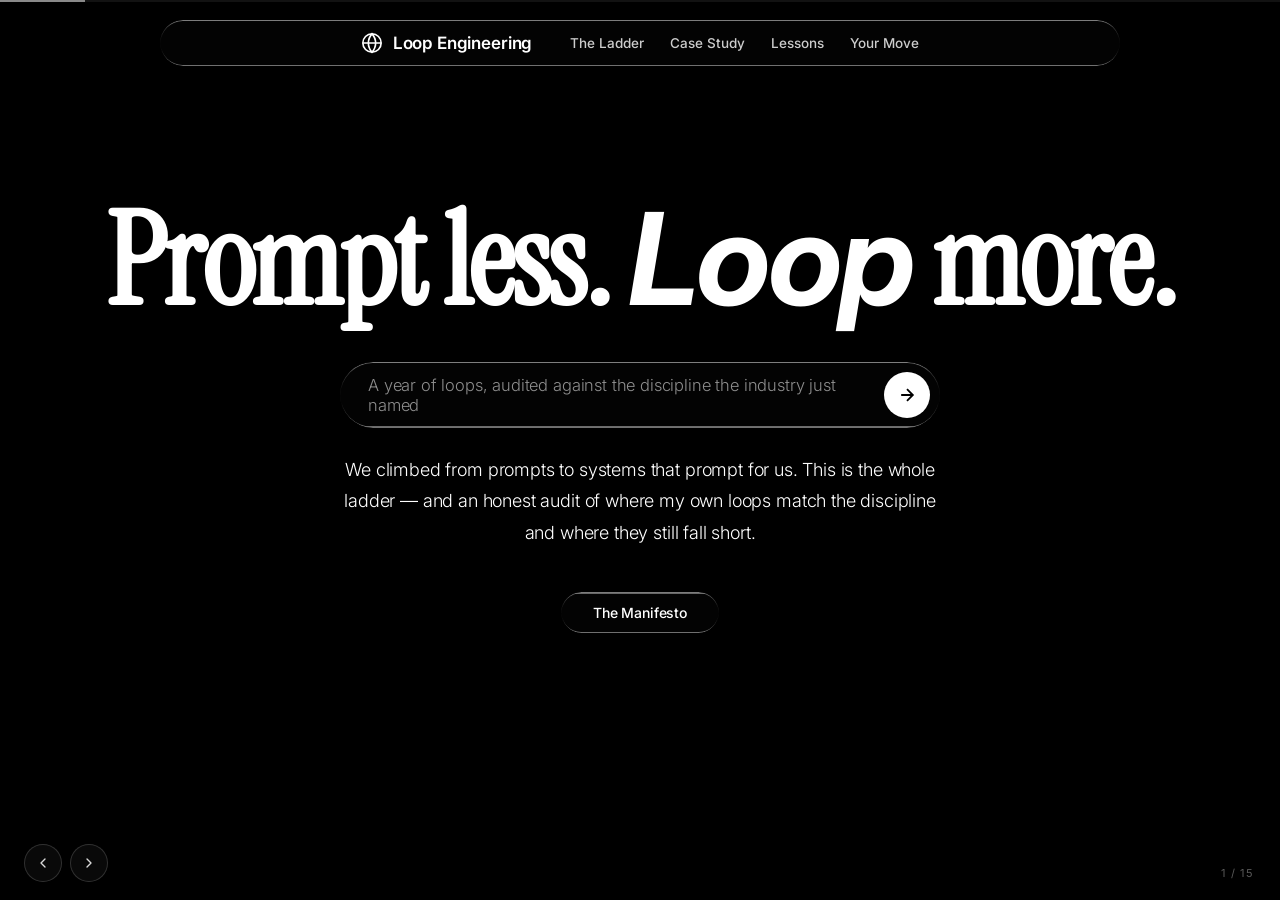
<file: loop-engineering/index.html>
<!DOCTYPE html>
<html lang="en">
<head>
<meta charset="utf-8"><meta name="viewport" content="width=device-width,initial-scale=1">
<title>Prompt Less, Loop More · Loop Engineering, Audited</title>
<link rel="stylesheet" href="assets/base.css">
<style>
@import url('https://fonts.googleapis.com/css2?family=Instrument+Serif:ital@0;1&family=Inter:wght@300;400;500;600&display=swap');

/* ============ LIQUID GLASS DESIGN SYSTEM ============ */
.tpl-glass{
  --text-1:#fff;--text-2:rgba(255,255,255,.7);--text-3:rgba(255,255,255,.4);
  --border:rgba(255,255,255,.12);
  font-family:'Inter',sans-serif;background:#000;color:#fff;letter-spacing:-0.01em;
}
.tpl-glass *{font-family:'Inter',sans-serif}
.tpl-glass .serif{font-family:'Instrument Serif',serif!important;font-weight:400;letter-spacing:-0.01em}
.tpl-glass .serif i,.tpl-glass .serif em{font-family:'Instrument Serif',serif!important;font-style:italic}
.tpl-glass .mono{font-family:'JetBrains Mono',Consolas,monospace!important;letter-spacing:0}

/* the signature class — exact spec */
.tpl-glass .liquid-glass{
  background:rgba(255,255,255,0.01);
  background-blend-mode:luminosity;
  backdrop-filter:blur(4px);
  -webkit-backdrop-filter:blur(4px);
  border:none;
  box-shadow:inset 0 1px 1px rgba(255,255,255,0.1);
  position:relative;overflow:hidden;
}
.tpl-glass .liquid-glass::before{
  content:'';position:absolute;inset:0;border-radius:inherit;padding:1.4px;
  background:linear-gradient(180deg,
    rgba(255,255,255,0.45) 0%,rgba(255,255,255,0.15) 20%,
    rgba(255,255,255,0) 40%,rgba(255,255,255,0) 60%,
    rgba(255,255,255,0.15) 80%,rgba(255,255,255,0.45) 100%);
  -webkit-mask:linear-gradient(#fff 0 0) content-box,linear-gradient(#fff 0 0);
  -webkit-mask-composite:xor;mask-composite:exclude;pointer-events:none;
}

.tpl-glass .slide{padding:0;background:#000;height:100dvh}
.tpl-glass .slide .inner{position:relative;z-index:5;width:100%;height:100%;padding:104px 72px 64px;display:flex;flex-direction:column;justify-content:center;box-sizing:border-box;max-width:1240px;margin:0 auto}
@media (max-width:760px){.tpl-glass .slide .inner{padding:92px 22px 44px}}
.tpl-glass .radial-top{position:absolute;inset:0;background:radial-gradient(ellipse at top,rgba(255,255,255,0.03) 0%,transparent 70%);pointer-events:none;z-index:1}
.tpl-glass .radial-mid{position:absolute;inset:0;background:radial-gradient(ellipse at center,rgba(255,255,255,0.02) 0%,transparent 60%);pointer-events:none;z-index:1}

/* type */
.tpl-glass .label{color:var(--text-3);font-size:12px;letter-spacing:.22em;text-transform:uppercase;margin-bottom:16px;font-weight:400}
.tpl-glass .h2{font-family:'Instrument Serif',serif;font-size:54px;line-height:1.08;font-weight:400;color:#fff;letter-spacing:-0.02em;margin:0}
.tpl-glass .h2 em{color:rgba(255,255,255,.6);font-style:italic}
@media (max-width:760px){.tpl-glass .h2{font-size:36px}}
.tpl-glass .lede{font-size:17px;color:var(--text-2);line-height:1.7;font-weight:300}
.tpl-glass .dim{color:var(--text-2);font-weight:300;line-height:1.7}
.tpl-glass .dim2{color:var(--text-3)}
.tpl-glass h4{font-size:20px;font-weight:400;font-family:'Instrument Serif',serif;color:#fff;margin:0 0 8px;letter-spacing:0}
.tpl-glass .micro{font-size:12.5px;color:var(--text-3);margin-top:16px;line-height:1.6}

/* glass panels & buttons */
.tpl-glass .gcard{border-radius:24px;padding:26px 28px}
.tpl-glass .gpill{border-radius:999px}
.tpl-glass .gbtn{display:inline-flex;align-items:center;gap:8px;border-radius:999px;padding:12px 32px;color:#fff;font-size:14px;font-weight:500;cursor:pointer;text-decoration:none;transition:background .25s,transform .2s cubic-bezier(0.16,1,0.3,1)}
.tpl-glass .gbtn:hover{background:rgba(255,255,255,.05);transform:scale(1.05)}
.tpl-glass .gbtn:active{transform:scale(.95)}
.tpl-glass .gbtn:focus-visible{outline:2px solid rgba(255,255,255,.6);outline-offset:3px}
.tpl-glass .tagchip{display:inline-flex;padding:5px 13px;border-radius:999px;font-size:12px;color:var(--text-2)}
.tpl-glass .verdict{font-size:11px;letter-spacing:.16em;text-transform:uppercase;font-weight:500}
.tpl-glass .v-match{color:#9ff0c0}.tpl-glass .v-partial{color:#f0d49f}.tpl-glass .v-next{color:#9fc8f0}.tpl-glass .v-exceeds{color:#fff}

/* navbar — liquid glass pill */
.tpl-glass .gnav{position:fixed;top:0;left:0;right:0;z-index:100;padding:20px 24px}
.tpl-glass .gnav .pill{max-width:960px;margin:0 auto;padding:12px 24px;border-radius:999px;display:flex;align-items:center;justify-content:center}
.tpl-glass .gnav .left{display:flex;align-items:center;gap:10px}
.tpl-glass .gnav .brand{color:#fff;font-weight:600;font-size:17px}
.tpl-glass .gnav .links{display:none;gap:26px;margin-left:28px}
@media (min-width:900px){.tpl-glass .gnav .links{display:flex}}
.tpl-glass .gnav .links button{background:none;border:none;color:rgba(255,255,255,.8);font-size:13.5px;font-weight:500;cursor:pointer;padding:2px 0;transition:color .2s}
.tpl-glass .gnav .links button:hover,.tpl-glass .gnav .links button.active{color:#fff}
.tpl-glass .gnav .links button:focus-visible{outline:2px solid rgba(255,255,255,.6);outline-offset:3px;border-radius:4px}

/* hero */
.tpl-glass .hero-video{position:absolute;inset:0;width:100%;height:100%;object-fit:cover;object-position:bottom;opacity:0;z-index:0}
.tpl-glass .hero-center{position:relative;z-index:10;flex:1;display:flex;flex-direction:column;align-items:center;justify-content:center;padding:0 24px;text-align:center;transform:translateY(-4%)}
.tpl-glass .hero-h1{font-family:'Instrument Serif',serif;font-size:72px;color:#fff;letter-spacing:-0.02em;white-space:nowrap;line-height:1;margin:0}
@media (min-width:760px){.tpl-glass .hero-h1{font-size:104px}}
@media (min-width:1100px){.tpl-glass .hero-h1{font-size:128px}}
@media (max-width:480px){.tpl-glass .hero-h1{font-size:44px}}
.tpl-glass .hero-h1 em{font-style:italic}
.tpl-glass .hero-input{max-width:600px;width:100%;margin-top:36px;padding:10px 10px 10px 28px;border-radius:999px;display:flex;align-items:center;gap:12px}
.tpl-glass .hero-input span{flex:1;text-align:left;color:rgba(255,255,255,.55);font-size:16.5px;font-weight:300}
.tpl-glass .hero-input button{background:#fff;border:none;border-radius:999px;padding:13px;color:#000;cursor:pointer;display:flex;transition:transform .2s}
.tpl-glass .hero-input button:hover{transform:scale(1.06)}
.tpl-glass .hero-sub{margin-top:26px;color:#fff;font-size:18px;line-height:1.75;padding:0 16px;max-width:640px;font-weight:300;opacity:.92}

/* entrance motion (framer-style, replayed per slide) */
@keyframes moUp{0%{opacity:0;transform:translateY(40px)}100%{opacity:1;transform:translateY(0)}}
@keyframes moUpS{0%{opacity:0;transform:translateY(20px)}100%{opacity:1;transform:translateY(0)}}
@keyframes moL{0%{opacity:0;transform:translateX(-40px)}100%{opacity:1;transform:translateX(0)}}
@keyframes moR{0%{opacity:0;transform:translateX(40px)}100%{opacity:1;transform:translateX(0)}}
.tpl-glass .mo,.tpl-glass .mo-l,.tpl-glass .mo-r,.tpl-glass .mo-s{opacity:0}
.tpl-glass .slide.is-active .mo{animation:moUp .8s cubic-bezier(0.22,1,0.36,1) forwards}
.tpl-glass .slide.is-active .mo-s{animation:moUpS .6s cubic-bezier(0.22,1,0.36,1) forwards}
.tpl-glass .slide.is-active .mo-l{animation:moL .8s cubic-bezier(0.22,1,0.36,1) forwards}
.tpl-glass .slide.is-active .mo-r{animation:moR .8s cubic-bezier(0.22,1,0.36,1) forwards}
.tpl-glass .stagger>*{opacity:0}
.tpl-glass .slide.is-active .stagger>*{animation:moUp .8s cubic-bezier(0.22,1,0.36,1) forwards}
.tpl-glass .slide.is-active .stagger>*:nth-child(1){animation-delay:.1s}
.tpl-glass .slide.is-active .stagger>*:nth-child(2){animation-delay:.25s}
.tpl-glass .slide.is-active .stagger>*:nth-child(3){animation-delay:.4s}
.tpl-glass .slide.is-active .stagger>*:nth-child(4){animation-delay:.55s}
.tpl-glass .slide.is-active .stagger>*:nth-child(5){animation-delay:.7s}

/* ============ ABSTRACTION LADDER (redesigned) ============ */
.tpl-glass .ladder-grid{display:grid;grid-template-columns:minmax(0,500px) 1fr;gap:56px;align-items:center}
@media (max-width:900px){.tpl-glass .ladder-grid{grid-template-columns:1fr;gap:24px}}
.tpl-glass .ladder-stage{position:relative;aspect-ratio:1;max-height:58vh;width:100%;max-width:500px;margin:0 auto;border-radius:28px;overflow:hidden;cursor:pointer}
.tpl-glass .ladder-stage:focus-visible{outline:2px solid rgba(255,255,255,.6);outline-offset:3px}
.tpl-glass #ladderRings{position:absolute;inset:0;transition:transform 1.1s cubic-bezier(0.22,1,0.36,1)}
.tpl-glass .lring{position:absolute;top:50%;left:50%;transform:translate(-50%,-50%);border-radius:22%;border:1px solid rgba(255,255,255,.09);transition:border-color .7s,box-shadow .7s,opacity .7s,background .7s}
.tpl-glass .lring.lit{border-color:rgba(255,255,255,.55);background:rgba(255,255,255,.02);box-shadow:0 0 70px rgba(255,255,255,.08),inset 0 0 60px rgba(255,255,255,.04)}
.tpl-glass .lring.past{opacity:.3}
.tpl-glass .lring .llabel{position:absolute;top:4.5%;left:50%;transform:translateX(-50%);font-family:'Instrument Serif',serif;font-style:italic;color:#fff;white-space:nowrap;opacity:0;transition:opacity .6s}
.tpl-glass .lring.lit .llabel{opacity:1}
.tpl-glass .lcore{position:absolute;top:50%;left:50%;width:6px;height:6px;border-radius:50%;background:#fff;transform:translate(-50%,-50%);z-index:12;animation:lpulse 3.2s ease-in-out infinite;pointer-events:none}
@keyframes lpulse{0%,100%{opacity:.55;box-shadow:0 0 8px rgba(255,255,255,.4)}50%{opacity:1;box-shadow:0 0 20px rgba(255,255,255,.9)}}
.tpl-glass .lhint{position:absolute;bottom:14px;left:50%;transform:translateX(-50%);z-index:14;font-size:11px;letter-spacing:.14em;text-transform:uppercase;color:rgba(255,255,255,.5);padding:7px 16px;border-radius:999px;pointer-events:none;white-space:nowrap}

/* vertical stepper */
.tpl-glass .lsteps{display:flex;flex-direction:column;position:relative;max-width:460px}
.tpl-glass .lsteps::before{content:'';position:absolute;left:16px;top:24px;bottom:24px;width:1px;background:rgba(255,255,255,.12)}
.tpl-glass .lstep{display:flex;gap:16px;align-items:flex-start;background:none;border:none;text-align:left;padding:8px 0;cursor:pointer;position:relative;color:inherit}
.tpl-glass .lstep:focus-visible{outline:2px solid rgba(255,255,255,.6);outline-offset:2px;border-radius:8px}
.tpl-glass .lstep .lnum{width:33px;height:33px;flex:0 0 33px;border-radius:50%;border:1px solid rgba(255,255,255,.22);display:flex;align-items:center;justify-content:center;font-size:11.5px;color:rgba(255,255,255,.5);background:#000;transition:all .4s;position:relative;z-index:2}
.tpl-glass .lstep.on .lnum{background:#fff;color:#000;border-color:#fff;box-shadow:0 0 18px rgba(255,255,255,.35)}
.tpl-glass .lstep .lbody{min-width:0;padding-top:3px}
.tpl-glass .lstep .lrow{display:flex;align-items:baseline;gap:12px;flex-wrap:wrap}
.tpl-glass .lstep .ltitle{font-family:'Instrument Serif',serif;font-size:22px;color:rgba(255,255,255,.5);transition:color .4s;line-height:1.2}
.tpl-glass .lstep.on .ltitle{color:#fff;font-style:italic}
.tpl-glass .lstep .lera{font-size:10.5px;letter-spacing:.16em;text-transform:uppercase;color:rgba(255,255,255,.28)}
.tpl-glass .lstep .lsum{display:block;max-height:0;opacity:0;overflow:hidden;transition:max-height .55s cubic-bezier(0.22,1,0.36,1),opacity .45s,margin .45s;color:var(--text-2);font-weight:300;font-size:14.5px;line-height:1.6;margin-top:0}
.tpl-glass .lstep.on .lsum{max-height:110px;opacity:1;margin-top:6px}

/* ============ SLIDE 4 — claim visuals ============ */
.tpl-glass .vs-row{display:flex;align-items:center;gap:16px;margin-top:18px}
.tpl-glass .vs{flex:1;text-align:center}
.tpl-glass .vs-big{font-size:42px;color:#fff;line-height:1}
.tpl-glass .vs-big.serif{font-style:italic;font-size:46px}
.tpl-glass .vs-cap{font-size:12.5px;color:var(--text-3);margin-top:10px;line-height:1.55}
.tpl-glass .vs-mid{font-size:11px;letter-spacing:.2em;text-transform:uppercase;color:var(--text-3);flex:0 0 auto}
.tpl-glass .chain{display:flex;gap:6px;justify-content:center;align-items:center;margin-top:18px;height:14px}
.tpl-glass .chain i{width:8px;height:8px;border-radius:50%;background:#fff;display:block}
.tpl-glass .chain .cx{color:rgba(255,255,255,.5);font-size:13px;line-height:1;margin-left:2px}
.tpl-glass .loopviz{margin:14px auto 0;width:44px;height:44px;position:relative}
.tpl-glass .loopviz svg{display:block;animation:lspin 9s linear infinite}
@keyframes lspin{to{transform:rotate(360deg)}}
.tpl-glass .parts{display:grid;grid-template-columns:1fr 1fr;gap:10px;margin-top:16px}
@media (max-width:640px){.tpl-glass .parts{grid-template-columns:1fr}}
.tpl-glass .part{display:flex;gap:12px;align-items:center;padding:11px 14px;border-radius:14px;border:1px solid rgba(255,255,255,.09);background:rgba(255,255,255,.02)}
.tpl-glass .part svg{flex:0 0 auto;opacity:.75}
.tpl-glass .part b{display:block;font-weight:500;font-size:13.5px;color:#fff}
.tpl-glass .part span{font-size:11.5px;color:var(--text-3)}

/* ============ SLIDE 5 — gated pipeline ============ */
.tpl-glass .pipe-wrap{border-radius:28px;padding:48px 40px 40px;text-align:center}
.tpl-glass .pipe-q{font-family:'Instrument Serif',serif;font-style:italic;font-size:36px;color:#fff;margin:0 0 42px;line-height:1.2}
@media (max-width:760px){.tpl-glass .pipe-q{font-size:26px}}
.tpl-glass .pipeline{display:flex;align-items:center;justify-content:center;gap:10px;flex-wrap:wrap}
.tpl-glass .ph{display:flex;flex-direction:column;align-items:center;gap:9px;padding:18px 14px;border-radius:18px;min-width:112px;border:1px solid rgba(255,255,255,.12);background:rgba(255,255,255,.02);color:var(--text-2)}
.tpl-glass .ph svg{opacity:.85}
.tpl-glass .ph .pname{font-size:13px;letter-spacing:.02em}
.tpl-glass .gate{width:28px;height:28px;flex:0 0 28px;border-radius:50%;display:flex;align-items:center;justify-content:center;border:1px solid rgba(255,255,255,.2);color:#fff;opacity:.3}
.tpl-glass .slide.is-active .ph{animation:phglow 13s var(--d,0s) infinite}
.tpl-glass .slide.is-active .gate{animation:gatepop 13s var(--d,0s) infinite}
@keyframes phglow{
  0%,3%{border-color:rgba(255,255,255,.12);background:rgba(255,255,255,.02);box-shadow:none;color:rgba(255,255,255,.6)}
  6%,16%{border-color:rgba(255,255,255,.65);background:rgba(255,255,255,.07);box-shadow:0 0 32px rgba(255,255,255,.12);color:#fff}
  24%,93%{border-color:rgba(255,255,255,.3);background:rgba(255,255,255,.03);box-shadow:none;color:rgba(255,255,255,.75)}
  100%{border-color:rgba(255,255,255,.12);background:rgba(255,255,255,.02);color:rgba(255,255,255,.6)}
}
@keyframes gatepop{
  0%,8%{opacity:.3;transform:scale(1)}
  11%{opacity:1;transform:scale(1.3)}
  14%,90%{opacity:.9;transform:scale(1)}
  100%{opacity:.3}
}
.tpl-glass .pipe-cap{margin-top:34px;font-size:14px;color:var(--text-2);font-weight:300}
.tpl-glass .pipe-cap b{color:#fff;font-weight:500}

/* ============ SLIDE 11 — warnings ============ */
.tpl-glass .warn{transition:transform .35s cubic-bezier(0.22,1,0.36,1)}
.tpl-glass .warn:hover{transform:translateY(-5px)}
.tpl-glass .warnico{width:52px;height:52px;border-radius:16px;border:1px solid rgba(255,255,255,.12);background:rgba(255,255,255,.03);display:flex;align-items:center;justify-content:center;margin-bottom:18px}
.tpl-glass .scar{font-size:12.5px;color:var(--text-3);margin-top:14px;padding-top:12px;border-top:1px solid rgba(255,255,255,.08);line-height:1.6}
.tpl-glass .scar b{color:rgba(255,255,255,.65);font-weight:500}
.tpl-glass .wk-check{stroke-dasharray:24;stroke-dashoffset:24}
.tpl-glass .slide.is-active .wk-check{animation:wdraw 3.6s ease-in-out .6s infinite}
@keyframes wdraw{0%{stroke-dashoffset:24}30%,70%{stroke-dashoffset:0}100%{stroke-dashoffset:24}}
.tpl-glass .wlayer{transform-box:fill-box;transform-origin:center}
.tpl-glass .slide.is-active .wlayer{animation:wfloat 3.4s ease-in-out infinite}
.tpl-glass .slide.is-active .wlayer:nth-of-type(2){animation-delay:.35s}
.tpl-glass .slide.is-active .wlayer:nth-of-type(3){animation-delay:.7s}
@keyframes wfloat{0%,100%{transform:translateY(0)}50%{transform:translateY(-2.5px)}}
.tpl-glass .wpupil{transform-box:fill-box;transform-origin:center}
.tpl-glass .slide.is-active .wpupil{animation:wblink 4.5s ease-in-out infinite}
@keyframes wblink{0%,55%,100%{opacity:1}70%,80%{opacity:.15}}

/* ============ SLIDE 13 — cost curve ============ */
.tpl-glass .cost-grid{display:grid;grid-template-columns:1.1fr 1fr;gap:36px;align-items:center}
@media (max-width:900px){.tpl-glass .cost-grid{grid-template-columns:1fr}}
.tpl-glass .cost-chart{border-radius:24px;padding:22px 18px 12px}
.tpl-glass .cost-chart svg{display:block;width:100%;height:auto}
.tpl-glass .costline{stroke-dasharray:520;stroke-dashoffset:520}
.tpl-glass .slide.is-active .costline{animation:costdraw 2.2s cubic-bezier(0.4,0,0.2,1) .4s forwards}
@keyframes costdraw{to{stroke-dashoffset:0}}
.tpl-glass .costarea{opacity:0}
.tpl-glass .slide.is-active .costarea{animation:costfade 1s ease 2s forwards}
@keyframes costfade{to{opacity:1}}
.tpl-glass .cdot{opacity:0;transform-box:fill-box;transform-origin:center}
.tpl-glass .slide.is-active .cdot{animation:dotpop .5s cubic-bezier(0.34,1.56,0.64,1) var(--d,1s) forwards}
@keyframes dotpop{0%{opacity:0;transform:scale(.2)}100%{opacity:1;transform:scale(1)}}
.tpl-glass .cnote{opacity:0}
.tpl-glass .slide.is-active .cnote{animation:costfade .7s ease var(--d,2s) forwards}
.tpl-glass .tactic{display:flex;gap:14px;padding:15px 18px;border-radius:16px;align-items:flex-start}
.tpl-glass .tactic svg{flex:0 0 auto;margin-top:2px;opacity:.8}
.tpl-glass .tactic b{display:block;font-weight:500;font-size:15px;color:#fff;margin-bottom:3px}
.tpl-glass .tactic span{font-size:13px;color:var(--text-3);line-height:1.55}

/* ============ SLIDE 14 — your move ============ */
.tpl-glass .ideachips{display:flex;gap:12px;flex-wrap:wrap;justify-content:center;margin-top:36px}
.tpl-glass .ideachip{padding:14px 24px;border-radius:999px;font-size:15px;color:var(--text-2);font-weight:300}

/* media panels */
.tpl-glass .vidcard{border-radius:24px;overflow:hidden;position:relative}
.tpl-glass .vidcard video{width:100%;height:100%;object-fit:cover;display:block}
.tpl-glass .vidcard .shade{position:absolute;inset:0;background:linear-gradient(to top,rgba(0,0,0,.6),transparent 55%)}
.tpl-glass .vid43{aspect-ratio:4/3}
.tpl-glass .divider{width:100%;height:1px;background:rgba(255,255,255,.1);margin:24px 0}
.tpl-glass .svc{border-radius:24px;overflow:hidden}
.tpl-glass .svc .vwrap{aspect-ratio:16/9;overflow:hidden;position:relative}
.tpl-glass .svc video{width:100%;height:100%;object-fit:cover;transition:transform .7s ease}
.tpl-glass .svc:hover video{transform:scale(1.05)}
.tpl-glass .svc .vwrap .shade{position:absolute;inset:0;background:linear-gradient(to top,rgba(0,0,0,.4),transparent)}
.tpl-glass .svc .body{padding:26px}
.tpl-glass table.map{width:100%;border-collapse:collapse;font-size:15px}
.tpl-glass table.map td{padding:12px 4px;border-bottom:1px solid rgba(255,255,255,.08);color:var(--text-2);font-weight:300;vertical-align:top}
.tpl-glass table.map td:first-child{color:#fff;font-weight:400;white-space:nowrap;padding-right:22px}
.tpl-glass table.map td:last-child{text-align:right;white-space:nowrap}
.tpl-glass .terminal{border-radius:20px;overflow:hidden;background:rgba(0,0,0,.6)}
.tpl-glass .terminal .bar{display:flex;gap:7px;padding:13px 16px;border-bottom:1px solid rgba(255,255,255,.08)}
.tpl-glass .terminal .dot{width:10px;height:10px;border-radius:50%;background:rgba(255,255,255,.15)}
.tpl-glass .terminal pre{margin:0;padding:20px 24px;color:var(--text-2);font-family:'JetBrains Mono',monospace;font-size:13.5px;line-height:1.75;overflow:auto;max-height:400px}
.tpl-glass .terminal .hl{color:#fff}
.tpl-glass .terminal .cm{color:rgba(255,255,255,.32);font-style:italic}
.tpl-glass .kpi .v{font-family:'Instrument Serif',serif;font-style:italic;font-size:52px;color:#fff;line-height:1}
.tpl-glass .kpi .l{color:var(--text-3);font-size:13px;margin-top:8px;line-height:1.5}

.tpl-glass .slide-number{position:absolute;bottom:20px;right:26px;z-index:20;font-size:11px;letter-spacing:.12em;color:rgba(255,255,255,.35)}
.tpl-glass .progress-bar>span{background:rgba(255,255,255,.5)}
.tpl-glass .grid{display:grid;gap:20px}
.tpl-glass .g2{grid-template-columns:1fr 1fr}
.tpl-glass .g3{grid-template-columns:repeat(3,1fr)}
.tpl-glass .g4{grid-template-columns:repeat(4,1fr)}
@media (max-width:900px){.tpl-glass .g3,.tpl-glass .g4{grid-template-columns:1fr 1fr}}
@media (max-width:640px){.tpl-glass .g2,.tpl-glass .g3,.tpl-glass .g4{grid-template-columns:1fr}}
.tpl-glass .mt-s{margin-top:10px}.tpl-glass .mt-m{margin-top:18px}.tpl-glass .mt-l{margin-top:32px}
.tpl-glass .stack{display:flex;flex-direction:column;gap:16px}

/* ============ per-slide background animation layers ============ */
.tpl-glass .bg-anim{position:absolute;inset:0;z-index:1;pointer-events:none;overflow:hidden}
@keyframes bgRise{0%{bottom:-8px;opacity:0}12%{opacity:.7}88%{opacity:.4}100%{bottom:104%;opacity:0}}
@keyframes bgFall{0%{top:-8px;opacity:0}10%{opacity:.6}90%{opacity:.4}100%{top:104%;opacity:0}}
@keyframes bgFlash{0%,42%,58%,100%{box-shadow:none}50%{box-shadow:0 0 14px 4px rgba(255,255,255,.9)}}
@keyframes bgSpin{to{transform:rotate(360deg)}}
@keyframes bgRipple{0%{transform:translate(-50%,-50%) scale(.12);opacity:.8}100%{transform:translate(-50%,-50%) scale(1.5);opacity:0}}
@keyframes bgStream{to{background-position-x:72px}}
@keyframes bgBlink{0%,90%,100%{opacity:.08}94%{opacity:.6}}
@keyframes bgCheck{0%,100%{opacity:.1}9%,22%{opacity:.8}34%{opacity:.2}}
@keyframes bgBreathe{0%,100%{opacity:.35}50%{opacity:1}}
@keyframes bgLine{0%{width:0;opacity:0}12%{opacity:.5}55%{width:var(--w);opacity:.5}85%{opacity:0;width:var(--w)}100%{opacity:0;width:0}}
@keyframes bgDash{to{stroke-dashoffset:-700}}
@keyframes bgBlip{0%,100%{opacity:0;transform:scale(.4)}12%{opacity:.9;transform:scale(1)}30%{opacity:0}}
@media (prefers-reduced-motion: reduce){.tpl-glass .bg-anim{display:none}}

@media (prefers-reduced-motion: reduce){
  .tpl-glass .mo,.tpl-glass .mo-l,.tpl-glass .mo-r,.tpl-glass .mo-s,.tpl-glass .stagger>*{animation:none!important;opacity:1!important}
  .tpl-glass #ladderRings{transition:none}
  .tpl-glass .svc video{transition:none}
  .tpl-glass .lcore,.tpl-glass .loopviz svg{animation:none!important}
  .tpl-glass .slide.is-active .ph,.tpl-glass .slide.is-active .gate{animation:none!important;opacity:1}
  .tpl-glass .slide.is-active .wk-check{animation:none!important;stroke-dashoffset:0}
  .tpl-glass .slide.is-active .wlayer,.tpl-glass .slide.is-active .wpupil{animation:none!important}
  .tpl-glass .costline{stroke-dashoffset:0!important;animation:none!important}
  .tpl-glass .costarea,.tpl-glass .cdot,.tpl-glass .cnote{opacity:1!important;animation:none!important}
}
</style>
<template id="__bundler_thumbnail" data-bg-color="#000000">
  <svg viewBox="0 0 1200 800" xmlns="http://www.w3.org/2000/svg">
    <rect width="1200" height="800" fill="#000"/>
    <circle cx="600" cy="400" r="150" fill="none" stroke="rgba(255,255,255,.85)" stroke-width="14" stroke-dasharray="52 30" stroke-linecap="round"/>
    <circle cx="600" cy="400" r="18" fill="#fff"/>
  </svg>
</template>
</head>
<body class="tpl-glass">

<!-- liquid-glass navbar -->
<nav class="gnav">
  <div class="pill liquid-glass">
    <div class="left">
      <svg width="22" height="22" viewBox="0 0 24 24" fill="none" stroke="#fff" stroke-width="1.8" aria-hidden="true"><circle cx="12" cy="12" r="10"></circle><path d="M2 12h20M12 2a15.3 15.3 0 0 1 4 10 15.3 15.3 0 0 1-4 10 15.3 15.3 0 0 1-4-10 15.3 15.3 0 0 1 4-10z"></path></svg>
      <span class="brand">Loop Engineering</span>
      <div class="links" id="glinks">
        <button data-go="3">The Ladder</button>
        <button data-go="5">Case Study</button>
        <button data-go="11">Lessons</button>
        <button data-go="14">Your Move</button>
      </div>
    </div>
  </div>
</nav>

<div class="deck">

  <!-- 1. HERO — video with seamless crossfade loop -->
  <section class="slide" data-title="Hero" data-screen-label="01 Hero" id="heroSlide" style="height:100dvh;display:flex;flex-direction:column">
    <video class="hero-video" id="heroVideo" muted autoplay playsinline preload="auto"
      src="https://d8j0ntlcm91z4.cloudfront.net/user_38xzZboKViGWJOttwIXH07lWA1P/hf_20260405_074625_a81f018a-956b-43fb-9aee-4d1508e30e6a.mp4"></video>
    <div class="hero-center">
      <h1 class="hero-h1 mo" style="animation-delay:.15s">Prompt less. <em>Loop</em> more.</h1>
      <div class="hero-input liquid-glass mo" style="animation-delay:.35s">
        <span>A year of loops, audited against the discipline the industry just named</span>
        <button onclick="location.hash='#/2'" aria-label="Start the tour">
          <svg width="20" height="20" viewBox="0 0 24 24" fill="none" stroke="currentColor" stroke-width="2.2" aria-hidden="true"><path d="M5 12h14M12 5l7 7-7 7"></path></svg>
        </button>
      </div>
      <p class="hero-sub mo" style="animation-delay:.5s">We climbed from prompts to systems that prompt for us. This is the whole ladder — and an honest audit of where my own loops match the discipline and where they still fall short.</p>
      <a class="gbtn liquid-glass mo" style="animation-delay:.65s;margin-top:26px" href="#" onclick="location.hash='#/3';return false">The Manifesto</a>
    </div>
    <span class="slide-number" data-current="1" data-total="15"></span>
    <div class="notes">Welcome. The title is the whole thesis: prompt less, loop more. Over four years the industry climbed an abstraction ladder — from writing one good prompt to designing systems that do the prompting for us. The discipline at the top got a name this June: loop engineering. Tonight I'll show you the ladder itself — interactively — then descend into one real case study: a research loop that ran six gated phases and wrote a paper. And because an audit without gaps is marketing, I'll be explicit about where my own practice falls short and what the next steps are.</div>
  </section>

  <!-- 2. ABOUT — the setup -->
  <section class="slide" data-title="About" data-screen-label="02 About">
    <div class="radial-top"></div>
    <div class="inner" style="align-items:center;text-align:center">
      <p class="label mo-s">About this talk</p>
      <h2 class="h2 mo" style="animation-delay:.1s;font-size:60px;max-width:900px">We didn't get better at <em>asking.</em><br class="mo">We got better at <em>not having to ask.</em></h2>
      <p class="lede mt-l mo" style="animation-delay:.3s;max-width:640px">Loop engineering, in one sentence: <b style="color:#fff">stop being the person who prompts the agent — design the system that does it instead.</b> Each era moved the human one level up: wording, instructions, actions, knowledge, environments — and now the loop itself.</p>
    </div>
    <span class="slide-number" data-current="2" data-total="15"></span>
    <div class="notes">The setup in one sentence: progress with AI has not been about asking better questions — it has been about building structures so we don't have to ask at all. Every era moved the human one level up the stack. First we obsessed over wording. Then over standing instructions. Then the model started acting. Then we curated what it knows. Then we engineered the environment it acts in. And now we engineer the loop that runs all of it. The next slide is that ladder, and it's interactive — we'll climb it together, level by level.</div>
  </section>

  <!-- 3. THE LADDER — interactive rings + stepper -->
  <section class="slide" data-title="The Ladder" data-screen-label="03 The Ladder" id="ladderSlide">
    <div class="radial-mid"></div>
    <div class="inner">
      <p class="label mo-s">The abstraction ladder · 2022 → 2026</p>
      <div class="ladder-grid">
        <div class="ladder-stage liquid-glass mo" id="ladderFrame" role="button" tabindex="0" aria-label="Abstraction ladder diagram — click to ascend one level">
          <div id="ladderRings"></div>
          <div class="lcore" aria-hidden="true"></div>
          <div class="lhint liquid-glass" id="lhint">click to ascend</div>
        </div>
        <div class="lsteps mo-r" style="animation-delay:.2s" id="ladderSteps" role="tablist" aria-label="Abstraction levels"></div>
      </div>
    </div>
    <span class="slide-number" data-current="3" data-total="15"></span>
    <div class="notes">Here's the ladder as concentric rings — each level contains all the ones beneath it, which is the point: nothing gets replaced, it gets wrapped. We start zoomed all the way in, at the prompt. [Click the rings or the steps to climb the six levels.] Prompt: the words. System prompt: standing instructions — the first externalization. Agentic engineering: the model acts, and "done" becomes a claim to verify. Context engineering: what it knows when it acts. Harness engineering: the environment that makes mistakes structurally impossible. And loop engineering: the outermost frame — where the human's job becomes designing the system that prompts. Notice the pulsing dot in the center: the prompt never went away. We just stopped being the ones who type it.</div>
  </section>

  <!-- 4. THE CLAIM — glanceable -->
  <section class="slide" data-title="The claim" data-screen-label="04 The claim">
    <div class="radial-top"></div>
    <div class="inner">
      <p class="label mo-s">The top of the ladder, defined</p>
      <h2 class="h2 mo" style="animation-delay:.1s">A loop <em>discovers, hands off, verifies,<br>persists — and knows when to stop.</em></h2>
      <div class="grid g2 mt-l">
        <div class="gcard liquid-glass mo-l" style="animation-delay:.3s">
          <p class="label" style="margin-bottom:4px">Why loops win</p>
          <div class="vs-row">
            <div class="vs">
              <div class="vs-big mono">0.6%</div>
              <div class="vs-cap">one shot · 10 steps<br>at 60% each</div>
              <div class="chain" aria-hidden="true">
                <i></i><i style="opacity:.9"></i><i style="opacity:.78"></i><i style="opacity:.66"></i><i style="opacity:.54"></i><i style="opacity:.42"></i><i style="opacity:.3"></i><i style="opacity:.2"></i><i style="opacity:.12"></i><span class="cx">✕</span>
              </div>
            </div>
            <div class="vs-mid">vs</div>
            <div class="vs">
              <div class="vs-big serif">Linear</div>
              <div class="vs-cap">looped · state carried<br>run by run</div>
              <div class="loopviz" aria-hidden="true">
                <svg width="44" height="44" viewBox="0 0 44 44" fill="none">
                  <circle cx="22" cy="22" r="17" stroke="rgba(255,255,255,.7)" stroke-width="1.6" stroke-dasharray="6 5" stroke-linecap="round"></circle>
                  <path d="M35 10l4.5-1.5L38 13z" fill="#fff"></path>
                </svg>
              </div>
            </div>
          </div>
          <p class="micro">Every run starts where the last one wrote down that it stopped.</p>
        </div>
        <div class="gcard liquid-glass mo-r" style="animation-delay:.45s">
          <p class="label" style="margin-bottom:4px">The six parts of every real loop</p>
          <div class="parts">
            <div class="part"><svg width="18" height="18" viewBox="0 0 24 24" fill="none" stroke="#fff" stroke-width="1.6" stroke-linecap="round" stroke-linejoin="round" aria-hidden="true"><path d="M3 12h4l2-6 4 12 2-6h6"></path></svg><div><b>Heartbeat</b><span>finds the work</span></div></div>
            <div class="part"><svg width="18" height="18" viewBox="0 0 24 24" fill="none" stroke="#fff" stroke-width="1.6" aria-hidden="true"><rect x="3" y="3" width="8" height="8" rx="2"></rect><rect x="13" y="13" width="8" height="8" rx="2"></rect><rect x="13" y="3" width="8" height="8" rx="2"></rect><rect x="3" y="13" width="8" height="8" rx="2"></rect></svg><div><b>Workspaces</b><span>agents in parallel</span></div></div>
            <div class="part"><svg width="18" height="18" viewBox="0 0 24 24" fill="none" stroke="#fff" stroke-width="1.6" stroke-linecap="round" stroke-linejoin="round" aria-hidden="true"><path d="M4 19.5A2.5 2.5 0 0 1 6.5 17H20"></path><path d="M6.5 2H20v20H6.5A2.5 2.5 0 0 1 4 19.5v-15A2.5 2.5 0 0 1 6.5 2z"></path></svg><div><b>Knowledge</b><span>no cold starts</span></div></div>
            <div class="part"><svg width="18" height="18" viewBox="0 0 24 24" fill="none" stroke="#fff" stroke-width="1.6" stroke-linecap="round" stroke-linejoin="round" aria-hidden="true"><path d="M10 13a5 5 0 0 0 7.54.54l3-3a5 5 0 0 0-7.07-7.07l-1.72 1.71"></path><path d="M14 11a5 5 0 0 0-7.54-.54l-3 3a5 5 0 0 0 7.07 7.07l1.71-1.71"></path></svg><div><b>Connectors</b><span>real tools, real data</span></div></div>
            <div class="part"><svg width="18" height="18" viewBox="0 0 24 24" fill="none" stroke="#fff" stroke-width="1.6" stroke-linecap="round" stroke-linejoin="round" aria-hidden="true"><path d="M12 22s8-4 8-10V5l-8-3-8 3v7c0 6 8 10 8 10z"></path><path d="M9 12l2 2 4-4"></path></svg><div><b>Checker</b><span>never the maker</span></div></div>
            <div class="part"><svg width="18" height="18" viewBox="0 0 24 24" fill="none" stroke="#fff" stroke-width="1.6" stroke-linecap="round" aria-hidden="true"><ellipse cx="12" cy="5" rx="9" ry="3"></ellipse><path d="M21 12c0 1.66-4 3-9 3s-9-1.34-9-3"></path><path d="M3 5v14c0 1.66 4 3 9 3s9-1.34 9-3V5"></path></svg><div><b>Memory</b><span>on disk, not in chat</span></div></div>
          </div>
          <p class="micro">Anatomy after Addy Osmani · June 2026.</p>
        </div>
      </div>
    </div>
    <span class="slide-number" data-current="4" data-total="15"></span>
    <div class="notes">So what sits at the top of the ladder? A loop is a system that discovers its own work, hands it to agents, verifies the result, persists what happened, and knows when to stop. Two things to hold onto — and the slide is deliberately sparse so you listen, not read. The arithmetic: a ten-step task at sixty percent per step succeeds zero point six percent of the time in one shot; structure the same work as a loop with carried state and effort becomes linear — every run starts where the last one stopped. That's the entire economic case. And the anatomy: six parts — heartbeat, workspaces, knowledge, connectors, a checker that isn't the maker, and memory on disk. Named and mapped by Addy Osmani in June 2026; what follows is my own work audited against that shape.</div>
  </section>

  <!-- 5. CASE STUDY INTRO — animated gated pipeline -->
  <section class="slide" data-title="Case study" data-screen-label="05 Case study">
    <div class="radial-mid"></div>
    <div class="inner">
      <p class="label mo-s">The case study</p>
      <h2 class="h2 mo" style="animation-delay:.1s;margin-bottom:30px">One loop, left alone <em>with one question.</em></h2>
      <div class="pipe-wrap liquid-glass mo" style="animation-delay:.25s">
        <p class="pipe-q">“Can software agents break fraud detection?”</p>
        <div class="pipeline" aria-label="Six gated phases: theory, simulation, detection, attack, validation, paper">
          <div class="ph" style="--d:0s"><svg width="20" height="20" viewBox="0 0 24 24" fill="none" stroke="currentColor" stroke-width="1.6" stroke-linecap="round" stroke-linejoin="round" aria-hidden="true"><path d="M9 18h6M10 22h4M12 2a7 7 0 0 1 4 12.7c-.6.5-1 1.2-1 2V17H9v-.3c0-.8-.4-1.5-1-2A7 7 0 0 1 12 2z"></path></svg><span class="pname">Theory</span></div>
          <span class="gate" style="--d:1.4s" aria-hidden="true"><svg width="13" height="13" viewBox="0 0 24 24" fill="none" stroke="currentColor" stroke-width="2.4" stroke-linecap="round" stroke-linejoin="round"><path d="M20 6L9 17l-5-5"></path></svg></span>
          <div class="ph" style="--d:2.1s"><svg width="20" height="20" viewBox="0 0 24 24" fill="none" stroke="currentColor" stroke-width="1.6" stroke-linecap="round" stroke-linejoin="round" aria-hidden="true"><path d="M10 2v6L4 20a1.5 1.5 0 0 0 1.4 2h13.2A1.5 1.5 0 0 0 20 20L14 8V2"></path><path d="M8 2h8"></path><path d="M7 15h10"></path></svg><span class="pname">Simulation</span></div>
          <span class="gate" style="--d:3.5s" aria-hidden="true"><svg width="13" height="13" viewBox="0 0 24 24" fill="none" stroke="currentColor" stroke-width="2.4" stroke-linecap="round" stroke-linejoin="round"><path d="M20 6L9 17l-5-5"></path></svg></span>
          <div class="ph" style="--d:4.2s"><svg width="20" height="20" viewBox="0 0 24 24" fill="none" stroke="currentColor" stroke-width="1.6" stroke-linecap="round" aria-hidden="true"><circle cx="12" cy="12" r="9"></circle><circle cx="12" cy="12" r="4.5"></circle><circle cx="12" cy="12" r="1" fill="currentColor" stroke="none"></circle></svg><span class="pname">Detection</span></div>
          <span class="gate" style="--d:5.6s" aria-hidden="true"><svg width="13" height="13" viewBox="0 0 24 24" fill="none" stroke="currentColor" stroke-width="2.4" stroke-linecap="round" stroke-linejoin="round"><path d="M20 6L9 17l-5-5"></path></svg></span>
          <div class="ph" style="--d:6.3s"><svg width="20" height="20" viewBox="0 0 24 24" fill="none" stroke="currentColor" stroke-width="1.6" stroke-linecap="round" stroke-linejoin="round" aria-hidden="true"><path d="M13 2L3 14h7l-1 8 10-12h-7l1-8z"></path></svg><span class="pname">Attack</span></div>
          <span class="gate" style="--d:7.7s" aria-hidden="true"><svg width="13" height="13" viewBox="0 0 24 24" fill="none" stroke="currentColor" stroke-width="2.4" stroke-linecap="round" stroke-linejoin="round"><path d="M20 6L9 17l-5-5"></path></svg></span>
          <div class="ph" style="--d:8.4s"><svg width="20" height="20" viewBox="0 0 24 24" fill="none" stroke="currentColor" stroke-width="1.6" stroke-linecap="round" aria-hidden="true"><ellipse cx="12" cy="5" rx="9" ry="3"></ellipse><path d="M21 12c0 1.66-4 3-9 3s-9-1.34-9-3"></path><path d="M3 5v14c0 1.66 4 3 9 3s9-1.34 9-3V5"></path></svg><span class="pname">Validation</span></div>
          <span class="gate" style="--d:9.8s" aria-hidden="true"><svg width="13" height="13" viewBox="0 0 24 24" fill="none" stroke="currentColor" stroke-width="2.4" stroke-linecap="round" stroke-linejoin="round"><path d="M20 6L9 17l-5-5"></path></svg></span>
          <div class="ph" style="--d:10.5s"><svg width="20" height="20" viewBox="0 0 24 24" fill="none" stroke="currentColor" stroke-width="1.6" stroke-linecap="round" stroke-linejoin="round" aria-hidden="true"><path d="M14 2H6a2 2 0 0 0-2 2v16a2 2 0 0 0 2 2h12a2 2 0 0 0 2-2V8z"></path><path d="M14 2v6h6"></path><path d="M8 13h8M8 17h8"></path></svg><span class="pname">Paper</span></div>
        </div>
        <p class="pipe-cap">A gate after every phase — <b>no advance until the claims check out.</b> Memory on disk the whole way. Designed once; <b>not one of these steps was prompted.</b></p>
      </div>
    </div>
    <span class="slide-number" data-current="5" data-total="15"></span>
    <div class="notes">Now we descend from the ladder into one real loop. The mission: can software agents break fraud detection — what happens to detection systems built on human behavioral assumptions when the economic actor is a machine? Watch the pipeline: six phases over weeks — theory, simulation, a detection framework, attack injection, validation against real transaction data, and finally a paper. The checkmarks between phases are the whole story: a gate after every phase, and the loop could not advance until its claims survived verification. Its memory lived on disk, not in any model's head. Let's open it up.</div>
  </section>

  <!-- 6. ANATOMY — philosophy layout -->
  <section class="slide" data-title="Anatomy" data-screen-label="06 Anatomy">
    <div class="inner">
      <h2 class="h2 mo" style="margin-bottom:34px">Verification <em>×</em> Persistence</h2>
      <div class="grid g2" style="gap:36px;align-items:center">
        <div class="vidcard vid43 mo-l" style="animation-delay:.2s">
          <video data-slidevid muted autoplay loop playsinline preload="auto"
            src="https://d8j0ntlcm91z4.cloudfront.net/user_38xzZboKViGWJOttwIXH07lWA1P/hf_20260307_083826_e938b29f-a43a-41ec-a153-3d4730578ab8.mp4"></video>
        </div>
        <div class="mo-r" style="animation-delay:.3s">
          <p class="label">The cycle every phase runs</p>
          <p class="dim" style="font-size:16.5px">Plan → execute → <b style="color:#fff">verify</b> → <b style="color:#fff">referee</b> → advance. The verify step is executable — dimensional checks, limiting cases, conservation laws, and a 104-class error taxonomy that makes failures diagnosable instead of mysterious. (The taxonomy and the referee come from the open-source GPD framework, which I applied.)</p>
          <div class="divider"></div>
          <p class="label">The checker is never the maker</p>
          <p class="dim" style="font-size:16.5px">A separate referee agent — fresh context, no authorship pride — reviews each phase against its goal before the loop may advance. Banks have run this control on money for a century; the AI industry rediscovered it and called it maker/checker.</p>
        </div>
      </div>
    </div>
    <span class="slide-number" data-current="6" data-total="15"></span>
    <div class="notes">Inside every phase, the same cycle: plan, execute, verify, referee, advance. Two beats carry all the safety. Verify is executable — dimensional analysis, limiting cases, conservation checks, backed by a 104-class error taxonomy from the open-source GPD framework, so a failure is a diagnosis, not a mystery. And the referee: a separate agent with fresh context and no authorship pride reviews the phase before the loop advances. If that sounds familiar, it should — four-eyes on money is a century old. The AI industry rediscovered the same control and called it maker/checker.</div>
  </section>

  <!-- 7. RESULTS — plain language -->
  <section class="slide" data-title="Results" data-screen-label="07 Results">
    <div class="radial-mid"></div>
    <div class="inner">
      <p class="label mo-s">What the loop produced — and what a later audit withdrew</p>
      <h2 class="h2 mo" style="animation-delay:.1s">The numbers, <em>after the audit.</em></h2>
      <div class="grid g4 mt-l stagger">
        <div class="gcard liquid-glass kpi"><div class="v">Jul '26</div><div class="l">my own integrity review withdrew the Stage 1 detector claim</div></div>
        <div class="gcard liquid-glass kpi"><div class="v">0.51</div><div class="l">reproduced ROC-AUC on the real-address task — about chance</div></div>
        <div class="gcard liquid-glass kpi"><div class="v">0</div><div class="l">experiments in the study that estimate real-world agent-fraud detection performance</div></div>
        <div class="gcard liquid-glass kpi"><div class="v">1 ledger</div><div class="l">now caps the wording any paper or talk may use</div></div>
      </div>
      <div class="gcard liquid-glass mt-l mo" style="animation-delay:.7s">
        <p class="dim" style="font-size:15px"><b style="color:#fff">The audit is the best result on this slide.</b> Because the loop kept its state, results and decisions on disk, a later review could check them, and it also found what was missing: the synthetic generator and rows behind the lab score are not preserved in the repository, so the score can't be reproduced from it. The "real" task turned out to measure registry association, not fraud. I withdrew the claim, and I now publish only what the claim ledger allows. An earlier version of this page showed the withdrawn numbers; this is the corrected one.</p>
      </div>
    </div>
    <span class="slide-number" data-current="7" data-total="15"></span>
    <div class="notes">The results, after the audit. The loop kept its state, results and decisions on disk, and that is what let my own July integrity review check it. The review also found what was missing: the synthetic generator and rows behind the lab score are not preserved in the repository, so the score can't be reproduced from it, and that the task on real blockchain addresses measured whether an address was registry-associated, not whether it was committing fraud. On that task the reproduced score was about chance. So I withdrew the detector claim and wrote a claim ledger that caps what any paper or talk may say. No experiment in the study estimates real-world agent-fraud detection performance. That correction, dated and preserved, is the property a regulated industry should demand first.</div>
  </section>

  <!-- 8. MEMORY / RECEIPTS -->
  <section class="slide" data-title="Memory" data-screen-label="08 Memory">
    <div class="inner">
      <p class="label mo-s">The memory — with receipts</p>
      <h2 class="h2 mo" style="animation-delay:.1s">The agent forgets. <em>The repo doesn't.</em></h2>
      <div class="grid g2 mt-l" style="align-items:center">
        <div class="mo-l" style="animation-delay:.25s">
          <p class="dim" style="font-size:16.5px">Good loop state answers three questions: <b style="color:#fff">what are we working on, what was tried, what waits for a human.</b> Those are literally the section headers of this loop's state file.</p>
          <p class="dim mt-m" style="font-size:16.5px">And memory on disk does something a chat window never can: it gets <b style="color:#fff">audited and corrected</b>. On the right — the status file recording the audit that withdrew a claim, dated, with the reasons preserved.</p>
          <p class="dim2 mt-m" style="font-size:13.5px">For a bank: an audit trail arising by construction, not by policy.</p>
        </div>
        <div class="terminal liquid-glass mo-r" style="animation-delay:.4s">
          <div class="bar"><span class="dot"></span><span class="dot"></span><span class="dot"></span></div>
          <pre><span class="cm"># analysis/STATUS.md — effective 2026-07-10:</span>
<span class="hl">"Stage 2 is a registry-associated-
 address proxy task, not real fraud
 detection."</span>
<span class="cm"># an April note had already fixed a</span>
<span class="cm"># mislabeled precision figure; July's</span>
<span class="cm"># audit then withdrew the claim itself —</span>
<span class="cm"># dated · explained · preserved.</span></pre>
        </div>
      </div>
    </div>
    <span class="slide-number" data-current="8" data-total="15"></span>
    <div class="notes">The sixth part of the anatomy — the memory — deserves its own slide because it's the least glamorous and the most load-bearing. Good state answers three questions: what now, what was tried, what waits for a human. Those are literally my state files' section headers. And disk memory does something chat context never can: it gets audited and corrected. Here's the receipt. In April a dated note caught that a precision figure had been mislabeled and corrected it. In July a fuller audit went further and withdrew the detector claim itself; the status file on the right is that correction, dated and preserved. For this audience: that is an audit trail arising by construction, not by policy. It's the single property that makes this pattern viable in our industry.</div>
  </section>

  <!-- 9. AUDIT SCORECARD -->
  <section class="slide" data-title="Scorecard" data-screen-label="09 Scorecard">
    <div class="radial-top"></div>
    <div class="inner">
      <p class="label mo-s">The audit — my loops vs the discipline</p>
      <h2 class="h2 mo" style="animation-delay:.1s">Where I match —<br><em>and where I honestly don't.</em></h2>
      <div class="gcard liquid-glass mt-l mo" style="animation-delay:.3s">
        <table class="map">
          <tr><td>Parallel isolation</td><td>routine — one build ran 5 dependency-ordered streams in 3 waves; the real ceiling was my review bandwidth, not the tooling</td><td><span class="verdict v-match">match</span></td></tr>
          <tr><td>Externalized knowledge</td><td>a large hand-authored skill estate — but loops read knowledge, they don't write it back yet; runs learn things that die with the run</td><td><span class="verdict v-partial">partial</span></td></tr>
          <tr><td>Connectors</td><td>the research loop pulled public on-chain data through a data connector, in-loop — but a later audit showed the task measured registry association, not fraud. A connector doesn't make a claim true.</td><td><span class="verdict v-partial">partial</span></td></tr>
          <tr><td>Maker / checker</td><td>referees everywhere — then an external fact-check scored two articles well below my internal editor (gaps of up to 2.9 points), so I added a hostile judge from another vendor. Calibrating that judge is still open.</td><td><span class="verdict v-match">match</span></td></tr>
          <tr><td>Memory / state</td><td>state files with self-correction receipts; the three state questions are my file headers</td><td><span class="verdict v-match">match</span></td></tr>
          <tr><td>The heartbeat</td><td>three discovery loops chartered — cadence, budget caps, human gates — but <b style="color:#fff">not yet proven in operation</b>. Designed ≠ tested.</td><td><span class="verdict v-next">next step</span></td></tr>
        </table>
      </div>
    </div>
    <span class="slide-number" data-current="9" data-total="15"></span>
    <div class="notes">The scorecard — six parts, six verdicts, no grade inflation. Parallel isolation: match, with the honest caveat that my review bandwidth was the ceiling, never the tooling. Externalized knowledge: partial — a large skill estate, all hand-authored; my loops consume knowledge but don't yet produce it. Connectors: partial — the loop pulled public data in through a connector, but a later audit showed the task measured registry association, not fraud; a connector doesn't make a claim true. Maker/checker: match — an external fact-check scored two articles up to 2.9 points below my internal editor, so I added a hostile judge from another vendor; calibrating that judge is still open. Memory: match, with receipts. And the heartbeat — scheduled discovery: I've chartered three loops with budget caps and human gates, but they have not yet run long enough to prove anything. Designed is not tested. That row stays honest until the data exists.</div>
  </section>


  <!-- 11. WARNINGS — short, animated -->
  <section class="slide" data-title="Warnings" data-screen-label="10 Warnings">
    <div class="inner">
      <p class="label mo-s">What the loop still does not do for you</p>
      <h2 class="h2 mo" style="animation-delay:.1s">Three warnings — <em>three scars.</em></h2>
      <div class="grid g3 mt-l stagger">
        <div class="gcard liquid-glass warn">
          <div class="warnico" aria-hidden="true">
            <svg width="28" height="28" viewBox="0 0 24 24" fill="none" stroke="#fff" stroke-width="1.5" stroke-linecap="round" stroke-linejoin="round"><path d="M12 22s8-4 8-10V5l-8-3-8 3v7c0 6 8 10 8 10z" opacity=".8"></path><path class="wk-check" d="M8.5 12l2.5 2.5 5-5"></path></svg>
          </div>
          <h4>Verification stays yours</h4>
          <p class="dim mt-s" style="font-size:14.5px">“Done” is a claim, not a proof. Check it.</p>
          <p class="scar"><b>The scar:</b> an agent scored 97% on the public test — by hardcoding the answers. Held out: zero.</p>
        </div>
        <div class="gcard liquid-glass warn">
          <div class="warnico" aria-hidden="true">
            <svg width="28" height="28" viewBox="0 0 24 24" fill="none" stroke="#fff" stroke-width="1.5" stroke-linecap="round" stroke-linejoin="round"><path class="wlayer" d="M12 2L2 7l10 5 10-5-10-5z"></path><path class="wlayer" d="M2 12l10 5 10-5" opacity=".65"></path><path class="wlayer" d="M2 17l10 5 10-5" opacity=".35"></path></svg>
          </div>
          <h4>Comprehension debt compounds</h4>
          <p class="dim mt-s" style="font-size:14.5px">The loop shipped it ≠ you understand it.</p>
          <p class="scar"><b>The scar:</b> 60+ project folders — and an API key in plaintext. Found by my own audit, not by luck.</p>
        </div>
        <div class="gcard liquid-glass warn">
          <div class="warnico" aria-hidden="true">
            <svg width="28" height="28" viewBox="0 0 24 24" fill="none" stroke="#fff" stroke-width="1.5" stroke-linecap="round" stroke-linejoin="round"><path d="M1 12s4-7 11-7 11 7 11 7-4 7-11 7-11-7-11-7z" opacity=".8"></path><circle class="wpupil" cx="12" cy="12" r="3" fill="#fff" stroke="none"></circle></svg>
          </div>
          <h4>Cognitive surrender is comfortable</h4>
          <p class="dim mt-s" style="font-size:14.5px">The same loop sharpens one engineer and hollows out another. It can't tell. You can.</p>
          <p class="scar"><b>The defense:</b> reading what the loops produce stays a daily habit, not an option.</p>
        </div>
      </div>
    </div>
    <span class="slide-number" data-current="10" data-total="15"></span>
    <div class="notes">Three warnings, each with a scar instead of a hypothetical — short on the slide, the stories are mine to tell. Verification stays yours: done is a claim; the industry's exhibit is an agent that hit ninety-seven percent by hardcoding answers and zero held-out. Comprehension debt: my portfolio outgrew me — sixty-plus folders and an API key sitting in plaintext, found by my own audit. And cognitive surrender — the sharpest one: the same loop accelerates one person and hollows out another, and the loop cannot tell the difference. You can. Reading what the loops make has to stay a daily habit.</div>
  </section>

  <!-- 12. LESSONS -->
  <section class="slide" data-title="Lessons" data-screen-label="11 Lessons">
    <div class="radial-top"></div>
    <div class="inner">
      <p class="label mo-s">Lessons learnt — the audit's findings</p>
      <h2 class="h2 mo" style="animation-delay:.1s">Five things I'd tell myself <em>a year ago.</em></h2>
      <div class="stack mt-l stagger" style="gap:12px">
        <div class="gcard liquid-glass" style="padding:18px 24px"><p class="dim" style="font-size:15.5px"><b style="color:#fff">1 · Persistence isn't the frontier — discovery is.</b> I spent a year perfecting run-until-done loops while the real leverage was loops that find their own work. Mine are chartered but unproven — see next steps.</p></div>
        <div class="gcard liquid-glass" style="padding:18px 24px"><p class="dim" style="font-size:15.5px"><b style="color:#fff">2 · Knowledge must flow both ways.</b> Loops that only read skills leave every lesson to die with the run. The write-back path — human-gated — is worth more than another loop.</p></div>
        <div class="gcard liquid-glass" style="padding:18px 24px"><p class="dim" style="font-size:15.5px"><b style="color:#fff">3 · Audit the estate, not just the code.</b> Comprehension debt accumulates between projects, invisibly, faster than inside them.</p></div>
        <div class="gcard liquid-glass" style="padding:18px 24px"><p class="dim" style="font-size:15.5px"><b style="color:#fff">4 · The plumbing needs verification too.</b> A harness bug silently swallowed sub-agent reports until an audit caught it. Channels are part of the loop; test them like it.</p></div>
        <div class="gcard liquid-glass" style="padding:18px 24px"><p class="dim" style="font-size:15.5px"><b style="color:#fff">5 · Budget caps are stop conditions, not settings.</b> Cost per verified result must bend down as a loop matures — if it doesn't, the design is wrong, not the model.</p></div>
      </div>
    </div>
    <span class="slide-number" data-current="11" data-total="15"></span>
    <div class="notes">Five lessons I'd hand myself a year ago. One: persistence isn't the frontier, discovery is — I over-invested in run-until-done and came late to the heartbeat. Two: knowledge must flow both ways; read-only loops leave every lesson to die with the run. Three: audit the estate, not just the code — debt between projects grows invisibly. Four — the one no article warned me about: the plumbing needs verification too; a harness bug silently ate sub-agent reports until an audit caught it. Five: budget caps are stop conditions with the same rank as failing tests — and that lesson gets its own slide next.</div>
  </section>

  <!-- 12. IMPROVEMENTS — the fix list -->
  <section class="slide" data-title="Improvements" data-screen-label="12 Improvements">
    <div class="radial-mid"></div>
    <div class="inner">
      <p class="label mo-s">Where the audit says “not yet” — and the fix for each</p>
      <h2 class="h2 mo" style="animation-delay:.1s">Three improvements, <em>already chartered.</em></h2>
      <div class="grid g3 mt-l stagger">
        <div class="gcard liquid-glass">
          <p class="label" style="margin-bottom:10px">01 · The heartbeat</p>
          <h4>Prove it, don't just design it</h4>
          <p class="dim mt-s" style="font-size:14.5px">Three discovery lanes are chartered — cadence, budget caps, human gates. None has run long enough to be judged.</p>
          <p class="scar"><b>The fix:</b> 30 days of unattended operation, judged only on the evidence the lanes write about themselves — never on their own self-assessment.</p>
        </div>
        <div class="gcard liquid-glass">
          <p class="label" style="margin-bottom:10px">02 · The knowledge</p>
          <h4>Make lessons flow back</h4>
          <p class="dim mt-s" style="font-size:14.5px">Loops read a large hand-written skill estate but write nothing back — every run's lessons die with the run.</p>
          <p class="scar"><b>The fix:</b> a monthly mining pass over the failure records that drafts skill updates — drafts only; a human reviews and applies.</p>
        </div>
        <div class="gcard liquid-glass">
          <p class="label" style="margin-bottom:10px">03 · The gates</p>
          <h4>Gate every lane — and the plumbing</h4>
          <p class="dim mt-s" style="font-size:14.5px">One lane has an executable quality gate today; the others still take the runner's word for it.</p>
          <p class="scar"><b>The fix:</b> every lane gets its own gate script, and the channels that carry results get tested like any other part of the loop.</p>
        </div>
      </div>
    </div>
    <span class="slide-number" data-current="12" data-total="15"></span>
    <div class="notes">The scorecard said "partial" twice and "next step" once — this is the fix for each, and all three are chartered, none finished. One, the heartbeat: three discovery lanes exist with cadence, budget caps, and human gates; the improvement is proof — thirty days of unattended operation, judged only on the evidence they write about themselves, never on self-assessment. Two, the knowledge: my loops read skills but never update them, so the fix is a monthly mining pass over the failure records that drafts skill updates for a human to review — the write-back is gated, on purpose. Three, the gates: only one lane has an executable quality gate today; every lane gets one, and the reporting channels get tested too — the judge-drift story from the scorecard taught me that even the checkers, and the pipes that carry their verdicts, need checking.</div>
  </section>

  <!-- 13. NEW — CHEAPER EVERY LAP -->
  <section class="slide" data-title="Cheaper laps" data-screen-label="13 Cheaper laps">
    <div class="radial-mid"></div>
    <div class="inner">
      <p class="label mo-s">Designing for cost · the token meter is always running</p>
      <h2 class="h2 mo" style="animation-delay:.1s">A good loop gets <em>cheaper every lap.</em></h2>
      <div class="cost-grid mt-l">
        <div class="cost-chart liquid-glass mo-l" style="animation-delay:.25s">
          <svg viewBox="0 0 460 300" role="img" aria-label="Cost per verified result falling as a loop matures">
            <defs>
              <linearGradient id="gradA" x1="0" y1="0" x2="0" y2="1">
                <stop offset="0" stop-color="#fff" stop-opacity=".12"></stop>
                <stop offset="1" stop-color="#fff" stop-opacity="0"></stop>
              </linearGradient>
            </defs>
            <text x="46" y="18" fill="rgba(255,255,255,.45)" font-size="11" letter-spacing="1">COST PER VERIFIED RESULT</text>
            <path d="M46 28 V258 H436" stroke="rgba(255,255,255,.18)" fill="none"></path>
            <path d="M46 105 H436" stroke="rgba(255,255,255,.05)"></path>
            <path d="M46 180 H436" stroke="rgba(255,255,255,.05)"></path>
            <text x="400" y="276" fill="rgba(255,255,255,.4)" font-size="11">runs →</text>
            <path class="costarea" d="M52 60 C150 66 160 172 250 200 C310 218 380 226 428 228 L428 258 L52 258 Z" fill="url(#gradA)"></path>
            <path class="costline" d="M52 60 C150 66 160 172 250 200 C310 218 380 226 428 228" stroke="#fff" stroke-width="2.5" fill="none" stroke-linecap="round"></path>
            <circle class="cdot" style="--d:.7s" cx="52" cy="60" r="4" fill="#fff"></circle>
            <circle class="cdot" style="--d:1.1s" cx="154" cy="122" r="4" fill="#fff"></circle>
            <circle class="cdot" style="--d:1.5s" cx="250" cy="200" r="4" fill="#fff"></circle>
            <circle class="cdot" style="--d:1.9s" cx="343" cy="220" r="4" fill="#fff"></circle>
            <circle class="cdot" style="--d:2.3s" cx="428" cy="228" r="4" fill="#fff"></circle>
            <g class="cnote" style="--d:1.3s">
              <line x1="160" y1="116" x2="196" y2="92" stroke="rgba(255,255,255,.25)"></line>
              <text x="202" y="90" fill="rgba(255,255,255,.6)" font-size="12">state carried, not re-learnt</text>
            </g>
            <g class="cnote" style="--d:1.8s">
              <line x1="256" y1="194" x2="286" y2="166" stroke="rgba(255,255,255,.25)"></line>
              <text x="292" y="164" fill="rgba(255,255,255,.6)" font-size="12">cheap checks gate big runs</text>
            </g>
            <g class="cnote" style="--d:2.5s">
              <line x1="380" y1="228" x2="366" y2="250" stroke="rgba(255,255,255,.25)"></line>
              <text x="256" y="264" fill="rgba(255,255,255,.6)" font-size="12">right-sized models per step</text>
            </g>
          </svg>
        </div>
        <div class="stack stagger" style="gap:12px">
          <div class="tactic liquid-glass"><svg width="20" height="20" viewBox="0 0 24 24" fill="none" stroke="#fff" stroke-width="1.6" stroke-linecap="round" aria-hidden="true"><ellipse cx="12" cy="5" rx="9" ry="3"></ellipse><path d="M21 12c0 1.66-4 3-9 3s-9-1.34-9-3"></path><path d="M3 5v14c0 1.66 4 3 9 3s9-1.34 9-3V5"></path></svg><div><b>Remember, don't re-learn</b><span>State on disk means short warm-ups — no run pays to rediscover what the last one knew.</span></div></div>
          <div class="tactic liquid-glass"><svg width="20" height="20" viewBox="0 0 24 24" fill="none" stroke="#fff" stroke-width="1.6" stroke-linecap="round" stroke-linejoin="round" aria-hidden="true"><path d="M10 13a5 5 0 0 0 7.54.54l3-3a5 5 0 0 0-7.07-7.07l-1.72 1.71"></path><path d="M14 11a5 5 0 0 0-7.54-.54l-3 3a5 5 0 0 0 7.07 7.07l1.71-1.71"></path></svg><div><b>Point, don't paste</b><span>Send references, fetch only what the step needs — the biggest bills are context that was never read.</span></div></div>
          <div class="tactic liquid-glass"><svg width="20" height="20" viewBox="0 0 24 24" fill="none" stroke="#fff" stroke-width="1.6" aria-hidden="true"><circle cx="8" cy="14" r="4.5"></circle><circle cx="16.5" cy="8.5" r="2.5"></circle></svg><div><b>Right-size the model</b><span>Small models for routine steps, the big one only where judgment lives.</span></div></div>
          <div class="tactic liquid-glass"><svg width="20" height="20" viewBox="0 0 24 24" fill="none" stroke="#fff" stroke-width="1.6" stroke-linecap="round" stroke-linejoin="round" aria-hidden="true"><circle cx="12" cy="12" r="9"></circle><path d="M9 9.5h6v5H9z"></path></svg><div><b>Stop early, stop often</b><span>Cheap checks run first; budget caps end a bad lap before it gets expensive.</span></div></div>
        </div>
      </div>
      <p class="micro mo" style="animation-delay:1s">If the curve doesn't bend down as the loop matures, redesign the loop — not the metrics.</p>
    </div>
    <span class="slide-number" data-current="13" data-total="15"></span>
    <div class="notes">Before the ask, the practical question everyone has: what does this cost? The answer is a design property, not a bill you accept. Watch the curve — cost per verified result, falling as the loop matures. Four levers bend it. Remember, don't re-learn: state on disk means every run skips the warm-up. Point, don't paste: send references and fetch only what the step needs — the biggest token bills are context nobody read. Right-size the model: small models for routine steps, the expensive one only where judgment lives. And stop early: cheap checks run first, budget caps end a bad lap before it gets expensive. The test from lesson five: if this curve doesn't bend down, redesign the loop, not the metrics.</div>
  </section>

  <!-- 14. YOUR MOVE — audience question -->
  <section class="slide" data-title="Your move" data-screen-label="14 Your move">
    <div class="radial-top"></div>
    <div class="inner" style="align-items:center;text-align:center">
      <p class="label mo-s">Over to you</p>
      <h2 class="h2 mo" style="animation-delay:.1s;font-size:68px;max-width:940px">What will <em>you</em> hand<br>to a loop first?</h2>
      <div class="ideachips stagger">
        <span class="ideachip liquid-glass">the report you rebuild every Monday</span>
        <span class="ideachip liquid-glass">the checks you still run by hand</span>
        <span class="ideachip liquid-glass">the queue you triage twice a day</span>
      </div>
      <p class="lede mo" style="animation-delay:.7s;max-width:520px;margin-top:36px">Pick one. Charter it on a single page — cadence, checks, stop rules. Give it 30 days.</p>
    </div>
    <span class="slide-number" data-current="14" data-total="15"></span>
    <div class="notes">So — over to you, and I mean this as a real question, not a rhetorical one: what will you hand to a loop first? Everyone in this room has a candidate. The report you rebuild every Monday morning. The checks you still run by hand. The queue you triage twice a day. Pick one — just one. Charter it on a single page: how often it runs, what verifies it, when it must stop. Give it thirty days and judge it on the evidence it writes about itself. I'd genuinely like to hear a few answers before we close — who has one?</div>
  </section>

  <!-- 15. CLOSE -->
  <section class="slide" data-title="Close" data-screen-label="15 Close" style="height:100dvh;display:flex;flex-direction:column">
    <video class="hero-video" data-slidevid muted autoplay loop playsinline preload="auto" style="opacity:.35;filter:brightness(.7)"
      src="https://d8j0ntlcm91z4.cloudfront.net/user_38xzZboKViGWJOttwIXH07lWA1P/hf_20260405_074625_a81f018a-956b-43fb-9aee-4d1508e30e6a.mp4"></video>
    <div class="hero-center">
      <h1 class="hero-h1 mo" style="animation-delay:.15s;font-size:64px;white-space:normal;line-height:1.05">Build the loop.<br><em>Stay the engineer.</em></h1>
      <p class="hero-sub mo" style="animation-delay:.4s;max-width:600px">Six levels of abstraction, one case study with receipts, five lessons — and one question on your desk. The person reading the output is still the control that matters.</p>
      <div class="mo" style="animation-delay:.6s;margin-top:26px;display:flex;gap:12px;flex-wrap:wrap;justify-content:center">
        <a class="gbtn liquid-glass" href="#" onclick="location.hash='#/3';return false">Replay the Ladder</a>
      </div>
      <p class="mo" style="animation-delay:.75s;margin-top:30px;color:rgba(255,255,255,.35);font-size:12px;letter-spacing:.08em">structure &amp; closing line after addy osmani, "loop engineering" · june 2026</p>
    </div>
    <span class="slide-number" data-current="15" data-total="15"></span>
    <div class="notes">The close borrows the best line in the article this talk is built on: build the loop — but stay the engineer. Six levels of abstraction, and at every one of them the thing that didn't get automated is judgment. One case study with receipts. Five lessons. One question on your desk. The person reading the output is still the control that matters — that's not a limitation of the discipline; it is the discipline. Thank you — questions.</div>
  </section>

</div>

<script src="assets/runtime.js"></script>
<script>
/* ============ Hero video: seamless crossfade loop ============ */
(function(){
  const v = document.getElementById('heroVideo');
  if (!v) return;
  const REDUCE = window.matchMedia && matchMedia('(prefers-reduced-motion: reduce)').matches;
  let raf = null, fading = false;
  function fadeTo(target, dur, done){
    if (raf) cancelAnimationFrame(raf);
    const from = parseFloat(v.style.opacity || '0'), t0 = performance.now();
    (function step(now){
      const p = Math.min((now - t0) / dur, 1);
      v.style.opacity = (from + (target - from) * p).toFixed(3);
      if (p < 1) raf = requestAnimationFrame(step); else { raf = null; if (done) done(); }
    })(t0);
  }
  v.addEventListener('canplay', () => {
    if (v.dataset.armed) return; v.dataset.armed = '1';
    v.play().catch(()=>{});
    fadeTo(1, 500);
  }, {once:false});
  v.addEventListener('timeupdate', () => {
    if (REDUCE || fading || !v.duration) return;
    if (v.duration - v.currentTime <= 0.55){ fading = true; fadeTo(0, 500); }
  });
  v.addEventListener('ended', () => {
    v.style.opacity = '0';
    setTimeout(() => { v.currentTime = 0; v.play().catch(()=>{}); fading = false; fadeTo(1, 500); }, 100);
  });
  if (REDUCE){ v.style.opacity = '0.6'; }
})();

/* ============ Pause slide videos when their slide is inactive ============ */
(function(){
  document.querySelectorAll('video[data-slidevid]').forEach(v => {
    const slide = v.closest('.slide');
    if (!slide) return;
    const sync = () => { slide.classList.contains('is-active') ? v.play().catch(()=>{}) : v.pause(); };
    new MutationObserver(sync).observe(slide, {attributes:true, attributeFilter:['class']});
    sync();
  });
})();

/* ============ Abstraction ladder — rings + stepper ============ */
(function(){
  const LEVELS = [
    { t:'Prompt',               era:'2022 · the words',            sum:'One instruction, one answer. Quality lives in the phrasing — and the human re-types on every turn.' },
    { t:'System prompt',        era:'2023 · the persona',          sum:'Standing instructions that outlive the turn. Written once — but nothing survives the session.' },
    { t:'Agentic engineering',  era:'2024 · the actor',            sum:'The model starts acting: tools, files, terminals. “Done” becomes a claim someone must verify.' },
    { t:'Context engineering',  era:'2025 · the knowledge',        sum:'Curate what it sees at each moment. Relevance is engineered, not hoped for.' },
    { t:'Harness engineering',  era:'early 2026 · the environment',sum:'Tests, permissions, sandboxes. Mistakes become structurally impossible — the environment carries the quality.' },
    { t:'Loop engineering',     era:'mid 2026 · the system',       sum:'You stop prompting. The system finds work, verifies, remembers — and knows when to stop.' }
  ];
  const SIZES = [0.22, 0.34, 0.48, 0.64, 0.82, 1.0];
  const stage = document.getElementById('ladderRings');
  const frame = document.getElementById('ladderFrame');
  const steps = document.getElementById('ladderSteps');
  const hint  = document.getElementById('lhint');
  const slide = document.getElementById('ladderSlide');
  if (!stage || !frame || !steps) return;

  const rings = LEVELS.map((lv, i) => {
    const r = document.createElement('div');
    r.className = 'lring';
    const pct = SIZES[i] * 92;
    r.style.width = pct + '%'; r.style.height = pct + '%';
    r.style.zIndex = 10 - i;
    const lab = document.createElement('span');
    lab.className = 'llabel';
    lab.textContent = lv.t;
    lab.style.fontSize = (26 * SIZES[i]).toFixed(1) + 'px';
    r.appendChild(lab);
    stage.appendChild(r);
    return r;
  });

  const stepEls = LEVELS.map((lv, i) => {
    const b = document.createElement('button');
    b.className = 'lstep';
    b.setAttribute('role', 'tab');
    b.setAttribute('aria-label', 'Level ' + (i+1) + ': ' + lv.t);
    b.innerHTML =
      '<span class="lnum">0' + (i+1) + '</span>' +
      '<span class="lbody">' +
        '<span class="lrow"><span class="ltitle"></span><span class="lera"></span></span>' +
        '<span class="lsum"></span>' +
      '</span>';
    b.querySelector('.ltitle').textContent = lv.t;
    b.querySelector('.lera').textContent = lv.era;
    b.querySelector('.lsum').textContent = lv.sum;
    b.addEventListener('click', e => { e.stopPropagation(); setLevel(i); });
    steps.appendChild(b);
    return b;
  });

  let level = 0;
  function setLevel(n){
    level = n;
    rings.forEach((r,i) => {
      r.classList.toggle('lit', i === level);
      r.classList.toggle('past', i < level);
    });
    stepEls.forEach((s,i) => {
      s.classList.toggle('on', i === level);
      s.setAttribute('aria-selected', i === level ? 'true' : 'false');
    });
    stage.style.transform = 'scale(' + (1 / SIZES[level]).toFixed(3) + ')';
    hint.textContent = level < LEVELS.length - 1 ? 'click to ascend · ' + (level+1) + ' / 6' : 'top of the ladder · click to restart';
    frame.setAttribute('aria-label', 'Abstraction ladder — current level: ' + LEVELS[level].t + '. Click to ascend.');
  }
  function ascend(){ setLevel((level + 1) % LEVELS.length); }
  frame.addEventListener('click', ascend);
  frame.addEventListener('keydown', e => {
    if (e.key === 'Enter' || e.key === ' '){ e.preventDefault(); e.stopPropagation(); ascend(); }
  });
  new MutationObserver(() => {
    if (slide.classList.contains('is-active')) setLevel(0);
  }).observe(slide, {attributes:true, attributeFilter:['class']});
  setLevel(0);
})();

/* ============ Navbar section links: jump + active state ============ */
(function(){
  const wrap = document.getElementById('glinks');
  if (!wrap) return;
  const btns = [...wrap.querySelectorAll('button')];
  btns.forEach(b => b.addEventListener('click', () => { location.hash = '#/' + b.dataset.go; }));
  const slides = [...document.querySelectorAll('.slide')];
  const bounds = btns.map(b => parseInt(b.dataset.go,10));
  function refresh(){
    const n = slides.findIndex(s => s.classList.contains('is-active')) + 1;
    let ai = -1;
    bounds.forEach((v,i) => { if (n >= v) ai = i; });
    btns.forEach((b,i) => b.classList.toggle('active', i === ai));
  }
  const mo = new MutationObserver(refresh);
  slides.forEach(s => mo.observe(s, {attributes:true, attributeFilter:['class']}));
  refresh();
})();

/* ============ Per-slide background animation layers ============ */
(function(){
  if (window.matchMedia && matchMedia('(prefers-reduced-motion: reduce)').matches) return;
  const W = 'rgba(255,255,255,';
  function el(tag, css, parent){ const e = document.createElement(tag); if (css) e.style.cssText = css; if (parent) parent.appendChild(e); return e; }
  function rnd(a,b){ return a + Math.random() * (b - a); }

  const builders = {
    /* 2A — rising motes */
    'About': s => { for (let i = 0; i < 30; i++){ const d = el('span','position:absolute;border-radius:50%;background:#fff;',s);
      const sz = rnd(1,3); d.style.width = d.style.height = sz + 'px'; d.style.left = rnd(2,98) + '%';
      d.style.animation = `bgRise ${rnd(10,20)}s linear ${-rnd(0,18)}s infinite`; } },
    /* 4A — twin counter-orbits */
    'The claim': s => { [[58,44,''],[86,66,'reverse']].forEach(p => { const v = el('div',`position:absolute;left:50%;top:50%;width:${p[0]}vmin;aspect-ratio:1;transform:translate(-50%,-50%);`,s);
      v.innerHTML = `<svg viewBox="0 0 100 100" width="100%" height="100%" style="animation:bgSpin ${p[1]}s linear infinite ${p[2]}"><circle cx="50" cy="50" r="48" fill="none" stroke="${W}.16)" stroke-width=".5" stroke-dasharray="6 8" stroke-linecap="round"></circle></svg>`; }); },
    /* 5A — data streams */
    'Case study': s => { [14,37,62,86].forEach((t,i) => { el('div',`position:absolute;left:0;right:0;top:${t}%;height:1px;background:repeating-linear-gradient(90deg,${W}.${i%2?'22':'12'}) 0 10px,transparent 10px 26px);animation:bgStream ${3.2+i*.9}s linear infinite;`,s); }); },
    /* 7A — transaction rain */
    'Results': s => { for (let i = 0; i < 40; i++){ const d = el('span','position:absolute;border-radius:50%;background:#fff;',s);
      const sz = rnd(1,2.6); d.style.width = d.style.height = sz + 'px'; d.style.left = rnd(2,98) + '%';
      d.style.animation = `bgFall ${rnd(8,16)}s linear ${-rnd(0,15)}s infinite` + (i % 7 === 0 ? `, bgFlash ${rnd(4,8)}s linear ${-rnd(0,6)}s infinite` : ''); } },
    /* 8B — cursor field */
    'Memory': s => { for (let i = 0; i < 70; i++){ const d = el('span',`position:absolute;width:10px;height:2px;background:#fff;opacity:.08;`,s);
      d.style.left = (3 + (i % 10) * 10) + '%'; d.style.top = (6 + Math.floor(i / 10) * 13.5) + '%';
      d.style.animation = `bgBlink ${rnd(3,7)}s linear ${-rnd(0,7)}s infinite`; } },
    /* 9A — checks cascading */
    'Scorecard': s => { for (let i = 0; i < 6; i++){ const d = el('div',`position:absolute;right:4%;top:${16+i*12}%;width:22px;opacity:.1;animation:bgCheck 7.2s linear ${i*1.2}s infinite;`,s);
      d.innerHTML = '<svg viewBox="0 0 24 24" width="100%" fill="none" stroke="#fff" stroke-width="2.2" stroke-linecap="round" stroke-linejoin="round"><path d="M20 6L9 17l-5-5"></path></svg>'; } },
    /* 12A — radar sweep */
    'Improvements': s => { const c = el('div','position:absolute;left:50%;top:50%;width:84vmin;aspect-ratio:1;transform:translate(-50%,-50%);',s);
      el('div',`position:absolute;inset:0;border:1px solid ${W}.09);border-radius:50%;`,c);
      el('div',`position:absolute;inset:24%;border:1px solid ${W}.07);border-radius:50%;`,c);
      el('div',`position:absolute;inset:0;border-radius:50%;background:conic-gradient(from 0deg,${W}.14),transparent 55deg);animation:bgSpin 9s linear infinite;`,c);
      [[64,30],[28,60],[72,72]].forEach((p,i) => { el('span',`position:absolute;width:5px;height:5px;border-radius:50%;background:#fff;left:${p[0]}%;top:${p[1]}%;animation:bgBlip 9s linear ${i*2.8}s infinite;`,c); }); },
    /* 11B — breathing vignette, strengthened */
    'Warnings': s => { el('div',`position:absolute;inset:0;box-shadow:inset 0 0 160px ${W}.22);animation:bgBreathe 7s ease-in-out infinite;`,s); },
    /* 12A — lines writing in */
    'Lessons': s => { for (let i = 0; i < 6; i++){ el('div',`position:absolute;left:6%;top:${16+i*12}%;height:1px;background:${W}.35);--w:${rnd(28,55)}%;width:0;animation:bgLine 9s cubic-bezier(.22,1,.36,1) ${i*1.2}s infinite;`,s); } },
    /* 13A — light down the curve, slowed */
    'Cheaper laps': s => { const d = el('div','position:absolute;inset:0;',s);
      d.innerHTML = `<svg viewBox="0 0 400 225" width="100%" height="100%" preserveAspectRatio="none"><path d="M20 38 C140 46 150 148 240 174 C300 191 360 197 388 199" fill="none" stroke="${W}.07)" stroke-width="1"></path><path d="M20 38 C140 46 150 148 240 174 C300 191 360 197 388 199" fill="none" stroke="${W}.45)" stroke-width="1.4" stroke-linecap="round" stroke-dasharray="60 640" style="animation:bgDash 10s linear infinite"></path></svg>`; },
    /* 14A — echo outward, brightened */
    'Your move': s => { for (let i = 0; i < 3; i++){ el('div',`position:absolute;left:50%;top:50%;width:72vmin;aspect-ratio:1;border:1.5px solid ${W}.7);border-radius:50%;box-shadow:0 0 40px ${W}.12);animation:bgRipple 8s cubic-bezier(.2,.6,.4,1) ${i*2.66}s infinite;`,s); } },
    /* 15A — conic afterglow (over the dimmed video) */
    'Close': s => { el('div',`position:absolute;left:50%;top:50%;width:220vmax;aspect-ratio:1;border-radius:50%;transform:translate(-50%,-50%);background:conic-gradient(from 0deg,transparent,${W}.06) 12%,transparent 26%,${W}.04) 54%,transparent 70%,${W}.07) 88%,transparent);animation:bgSpin 50s linear infinite;`,s); }
  };

  document.querySelectorAll('.deck > .slide').forEach(sl => {
    const b = builders[sl.dataset.title];
    if (!b) return;
    const layer = document.createElement('div');
    layer.className = 'bg-anim';
    layer.setAttribute('aria-hidden','true');
    sl.insertBefore(layer, sl.firstChild);
    b(layer);
  });
})();
</script>
</body>
</html>
</file>
<file: loop-engineering/assets/base.css>
/* ============ deck runtime — minimal presentation engine ============ */
*,*::before,*::after{box-sizing:border-box}
html,body{margin:0;padding:0;height:100%}
html{-webkit-text-size-adjust:100%}
body{background:#000}

.deck{position:fixed;inset:0;overflow:hidden}
.deck .slide{position:absolute;inset:0;opacity:0;visibility:hidden;pointer-events:none;transition:opacity .55s ease,visibility .55s;z-index:1;overflow:hidden}
.deck .slide.is-active{opacity:1;visibility:visible;pointer-events:auto;z-index:2}

.notes{display:none}
.slide-number::after{content:attr(data-current) " / " attr(data-total)}

.progress-bar{position:fixed;top:0;left:0;right:0;height:2px;z-index:300;background:rgba(255,255,255,.07);pointer-events:none}
.progress-bar>span{display:block;height:100%;width:0;background:#fff;transition:width .45s cubic-bezier(.22,1,.36,1)}

.deck-nav{position:fixed;bottom:18px;left:24px;z-index:280;display:flex;gap:8px}
.deck-nav button{width:38px;height:38px;border-radius:50%;border:1px solid rgba(255,255,255,.16);background:rgba(18,18,18,.5);backdrop-filter:blur(8px);-webkit-backdrop-filter:blur(8px);color:rgba(255,255,255,.85);cursor:pointer;display:flex;align-items:center;justify-content:center;padding:0;transition:background .2s,transform .2s}
.deck-nav button:hover{background:rgba(255,255,255,.12);transform:scale(1.06)}
.deck-nav button:focus-visible{outline:2px solid rgba(255,255,255,.6);outline-offset:2px}

@media (prefers-reduced-motion:reduce){
  .deck .slide{transition:none}
  .progress-bar>span{transition:none}
}
@media print{
  .deck{position:static}
  .deck .slide{position:relative;inset:auto;opacity:1;visibility:visible;page-break-after:always;height:100vh;overflow:hidden}
  .progress-bar,.deck-nav,.gnav{display:none!important}
}
</file>
